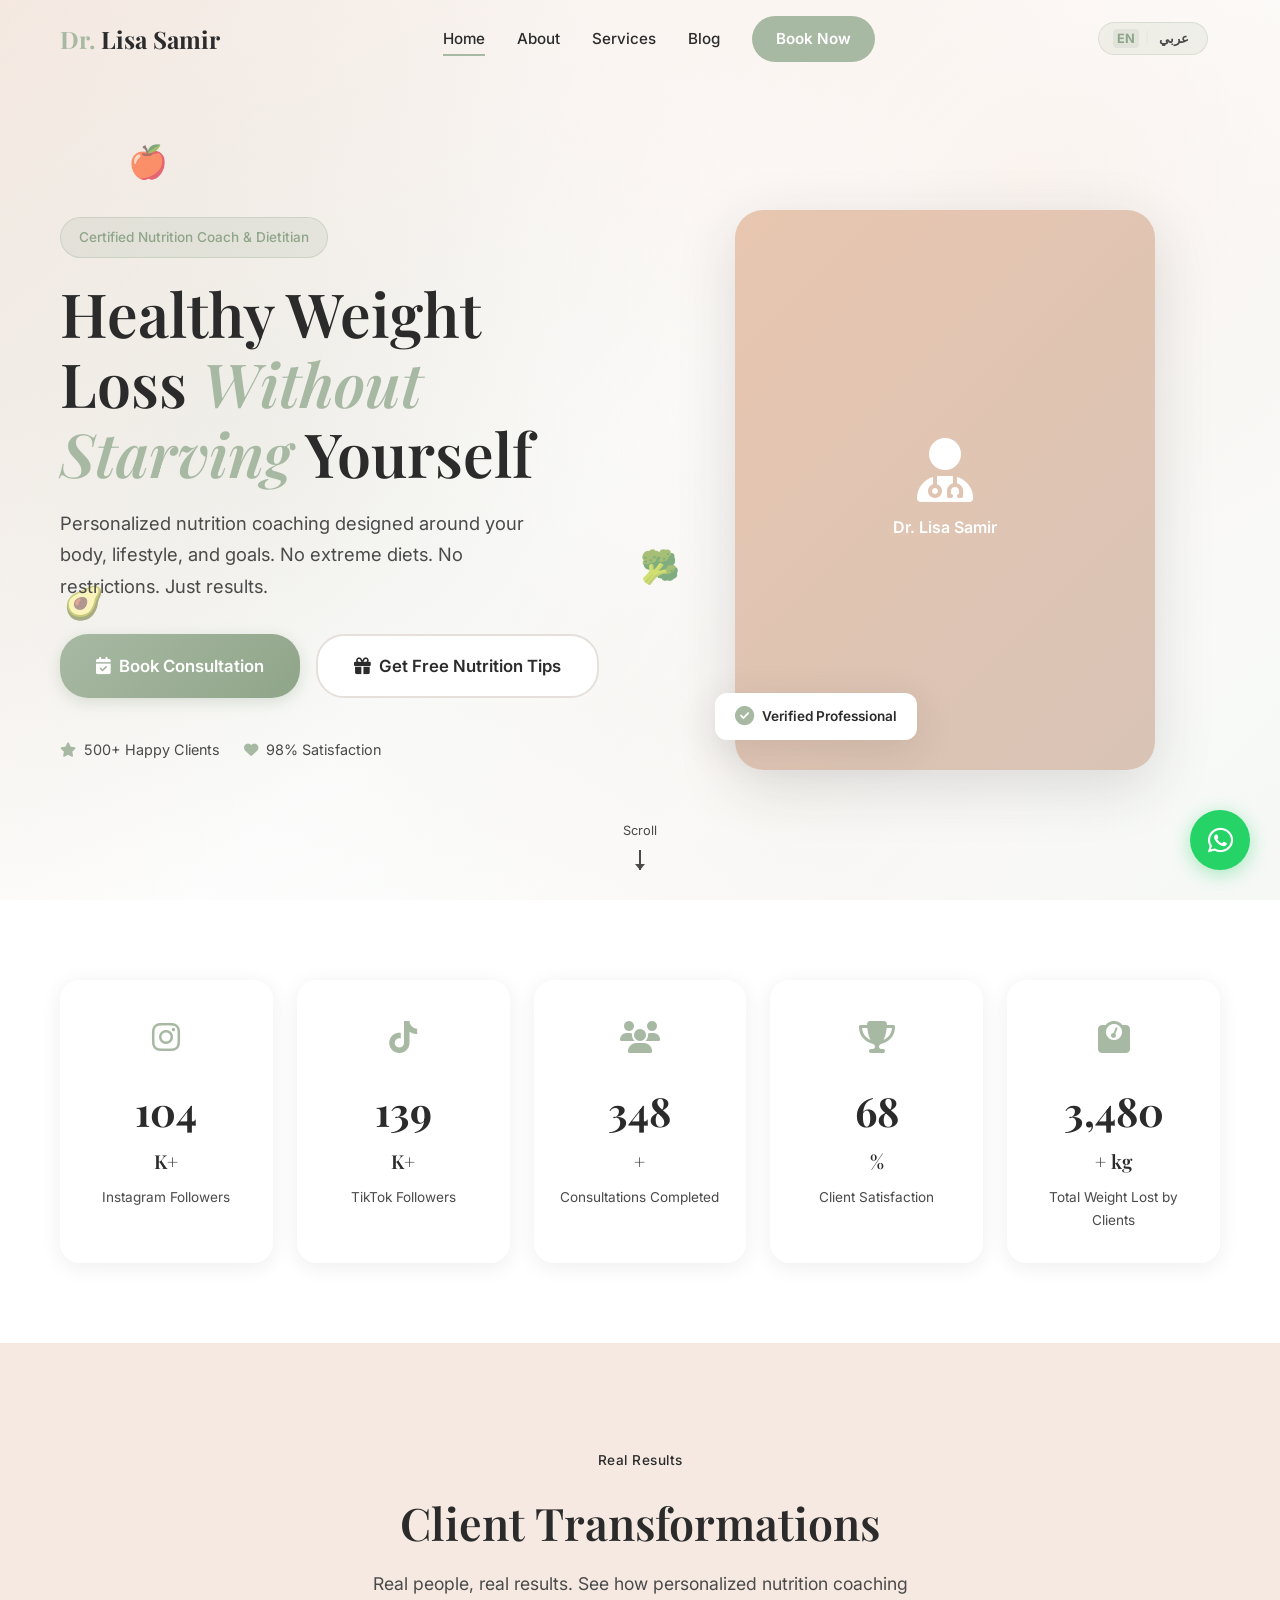
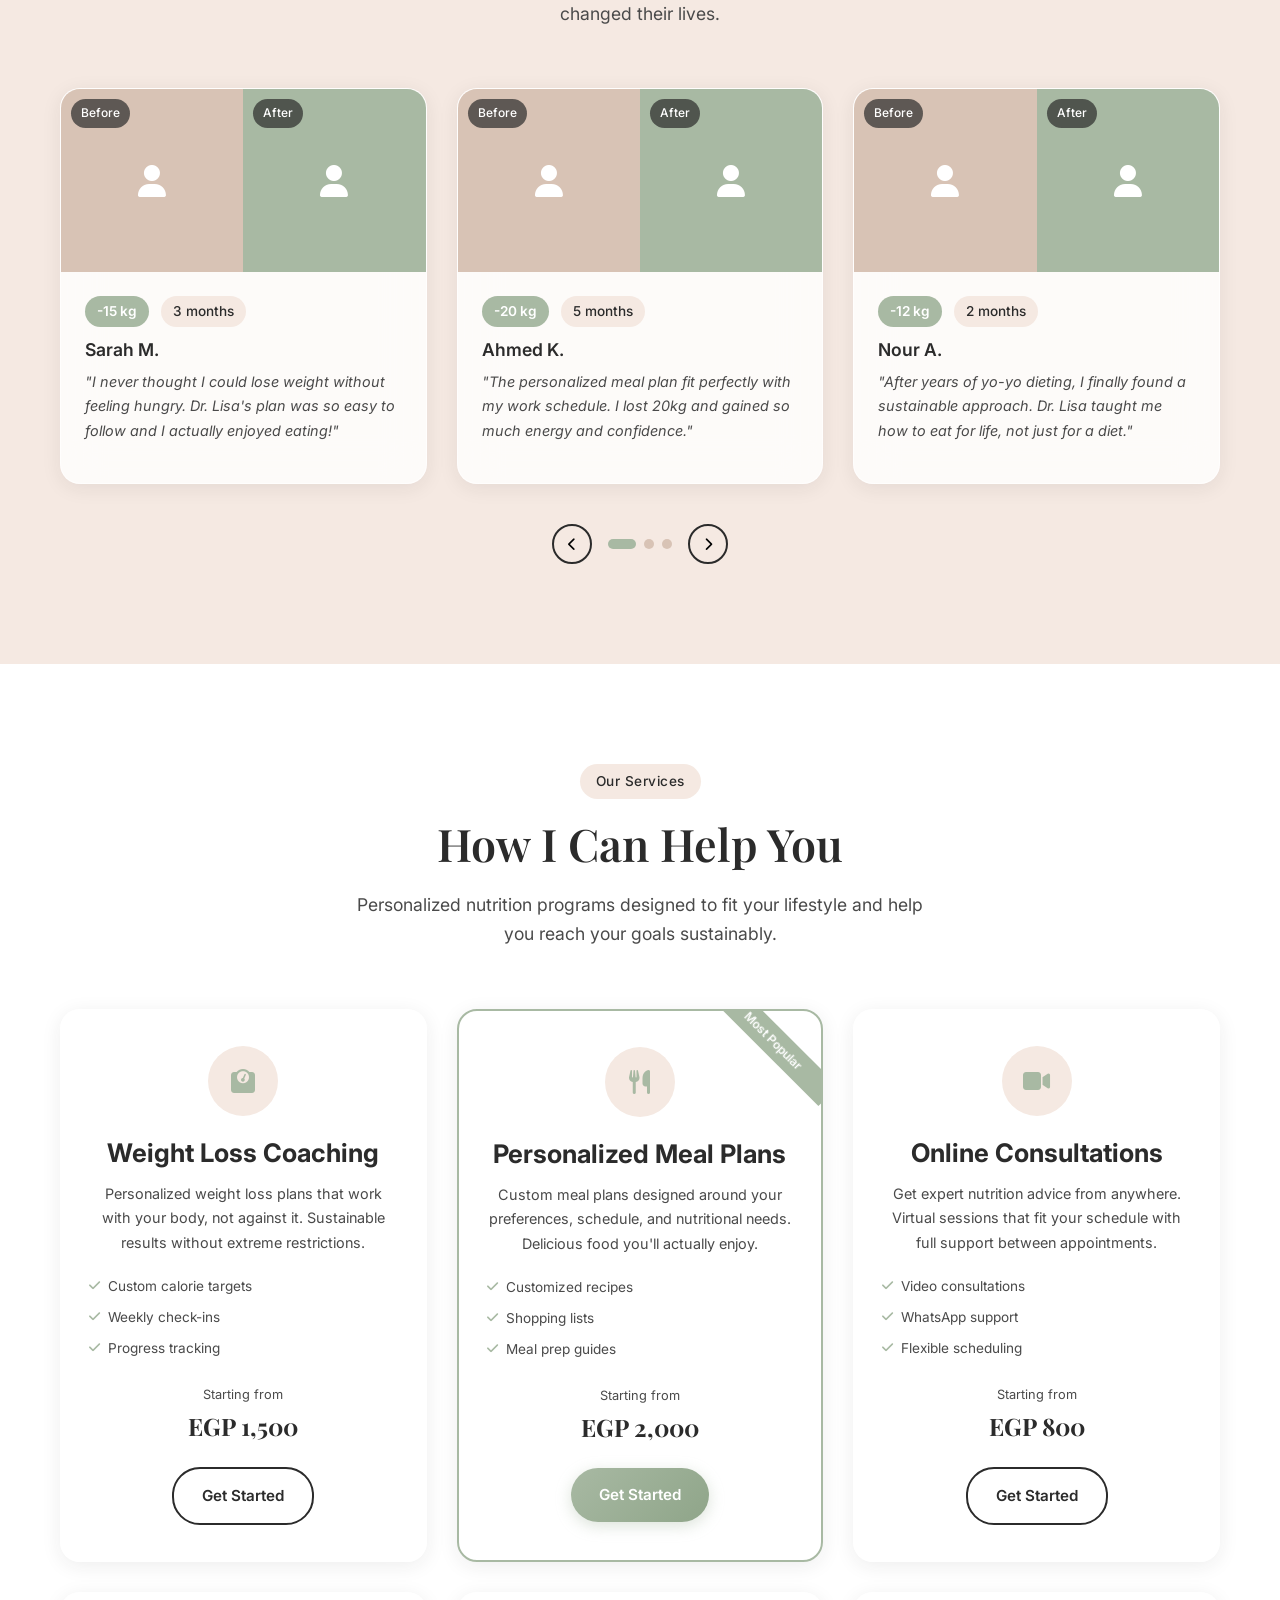
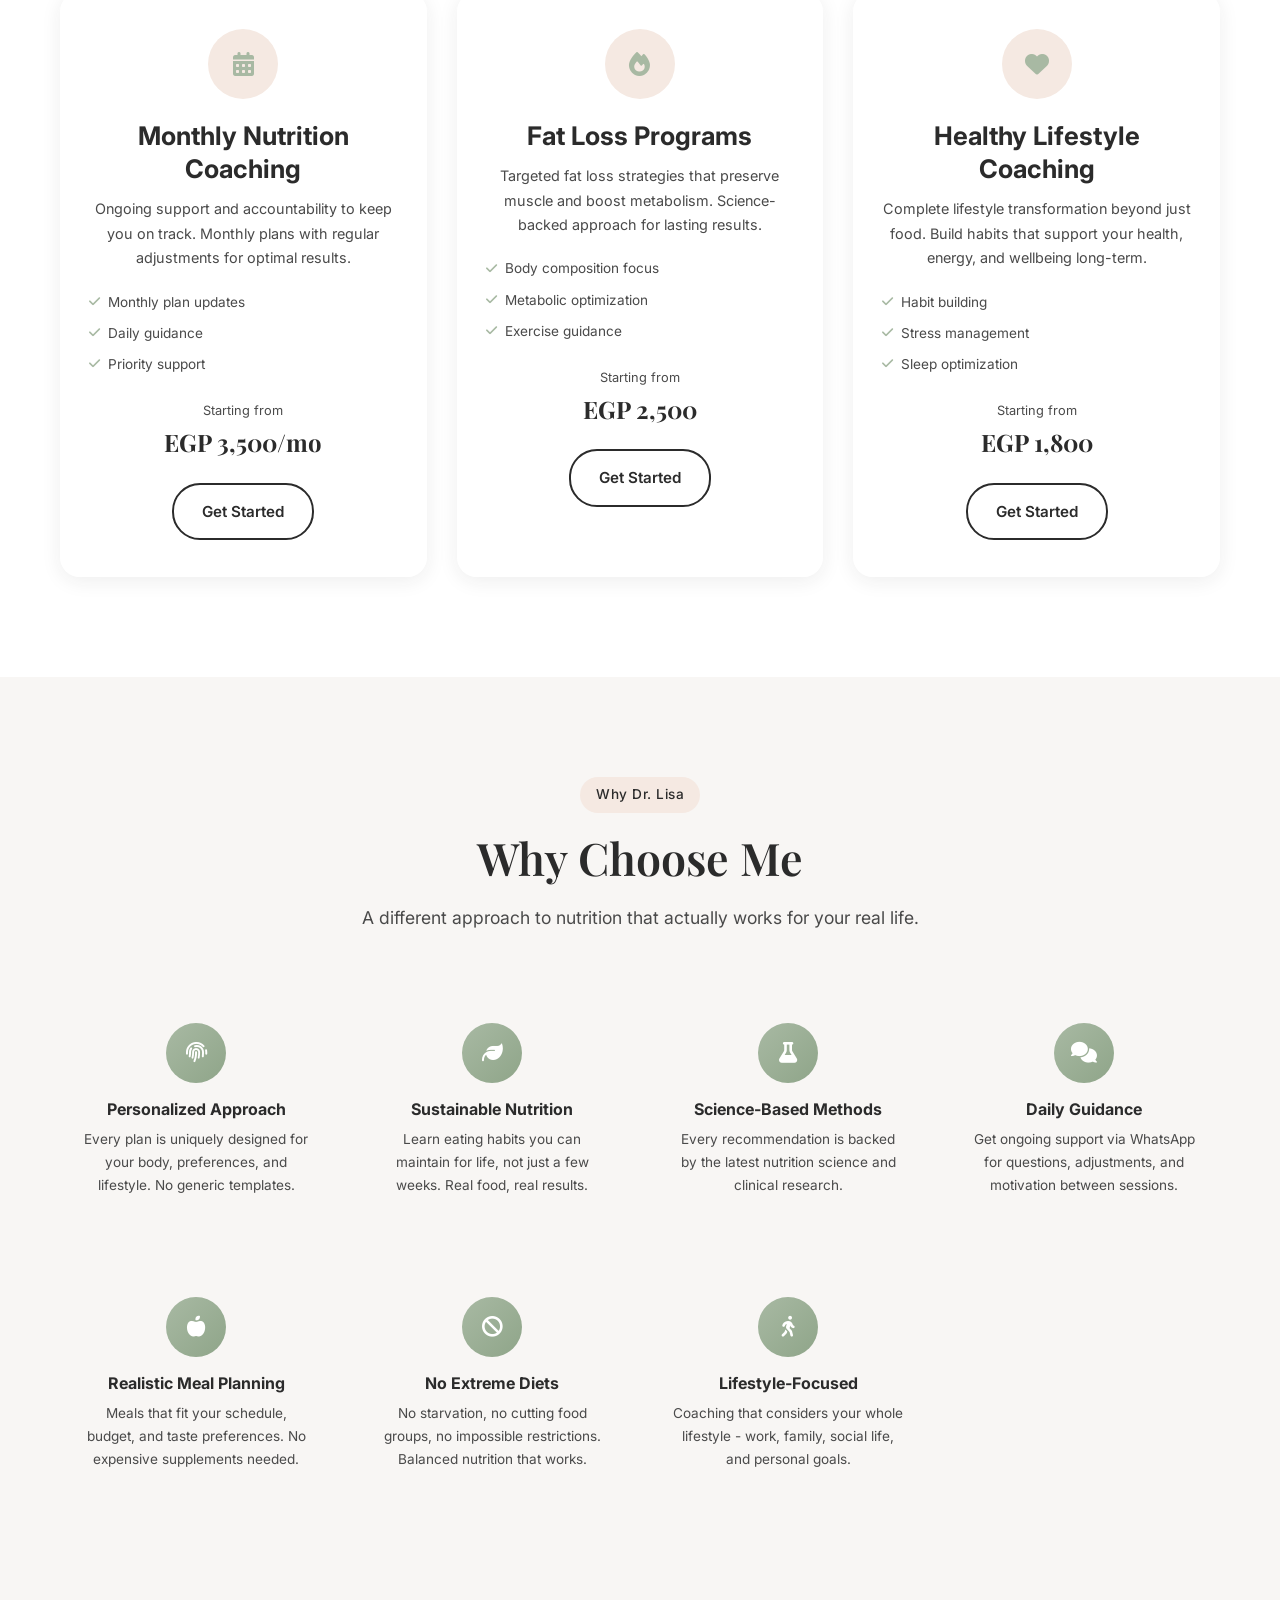
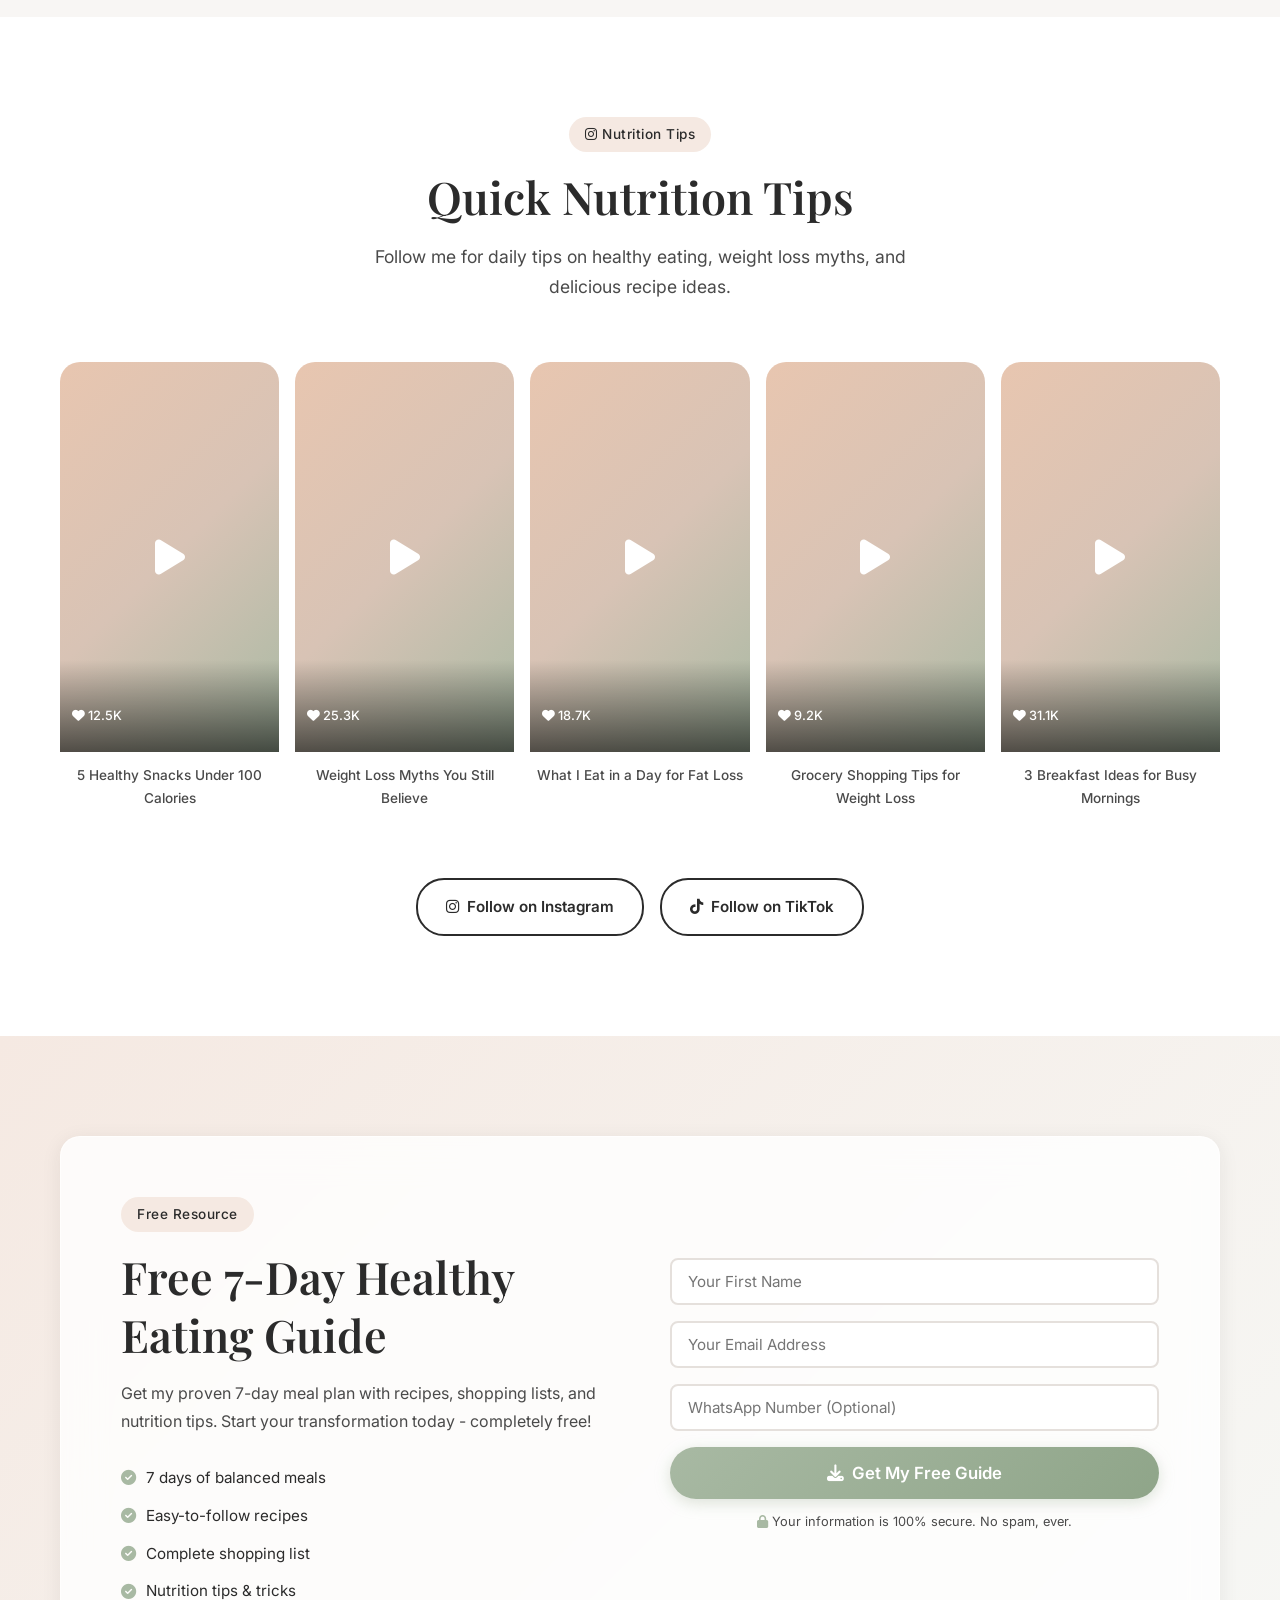
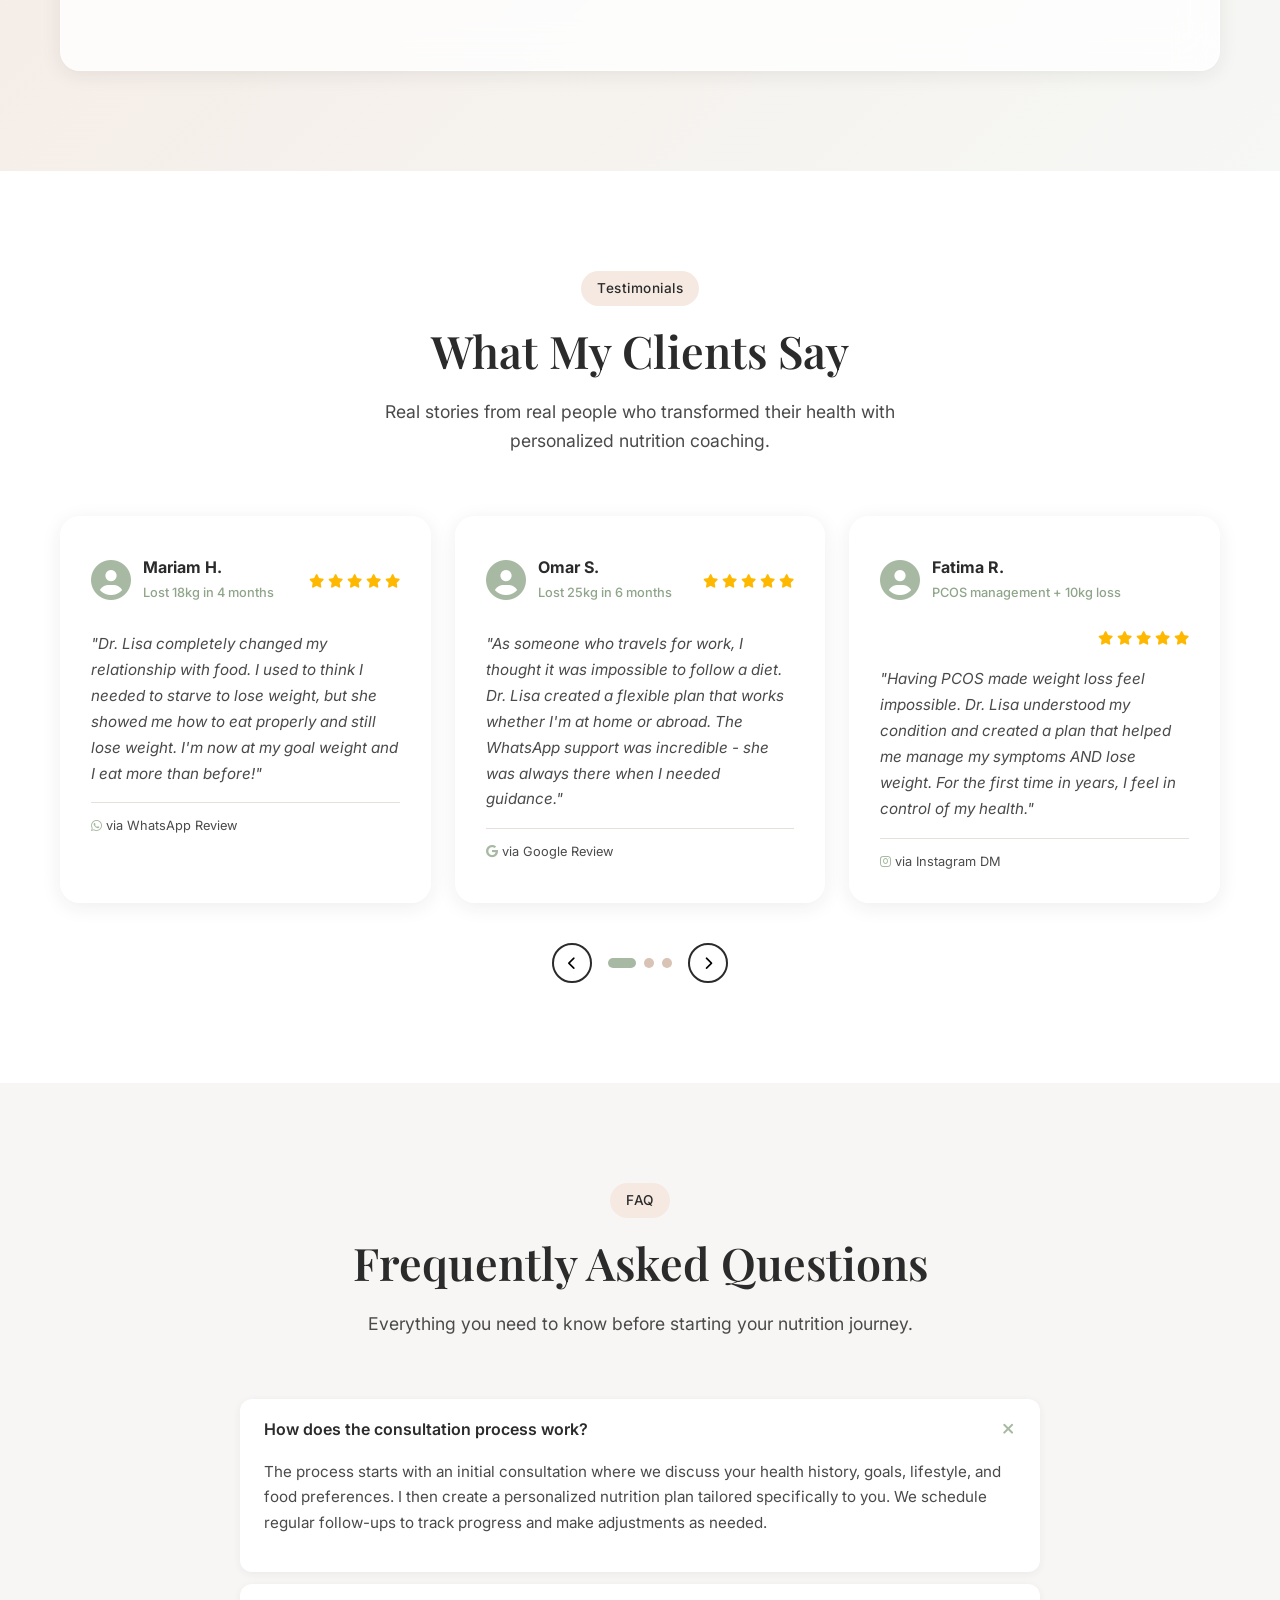
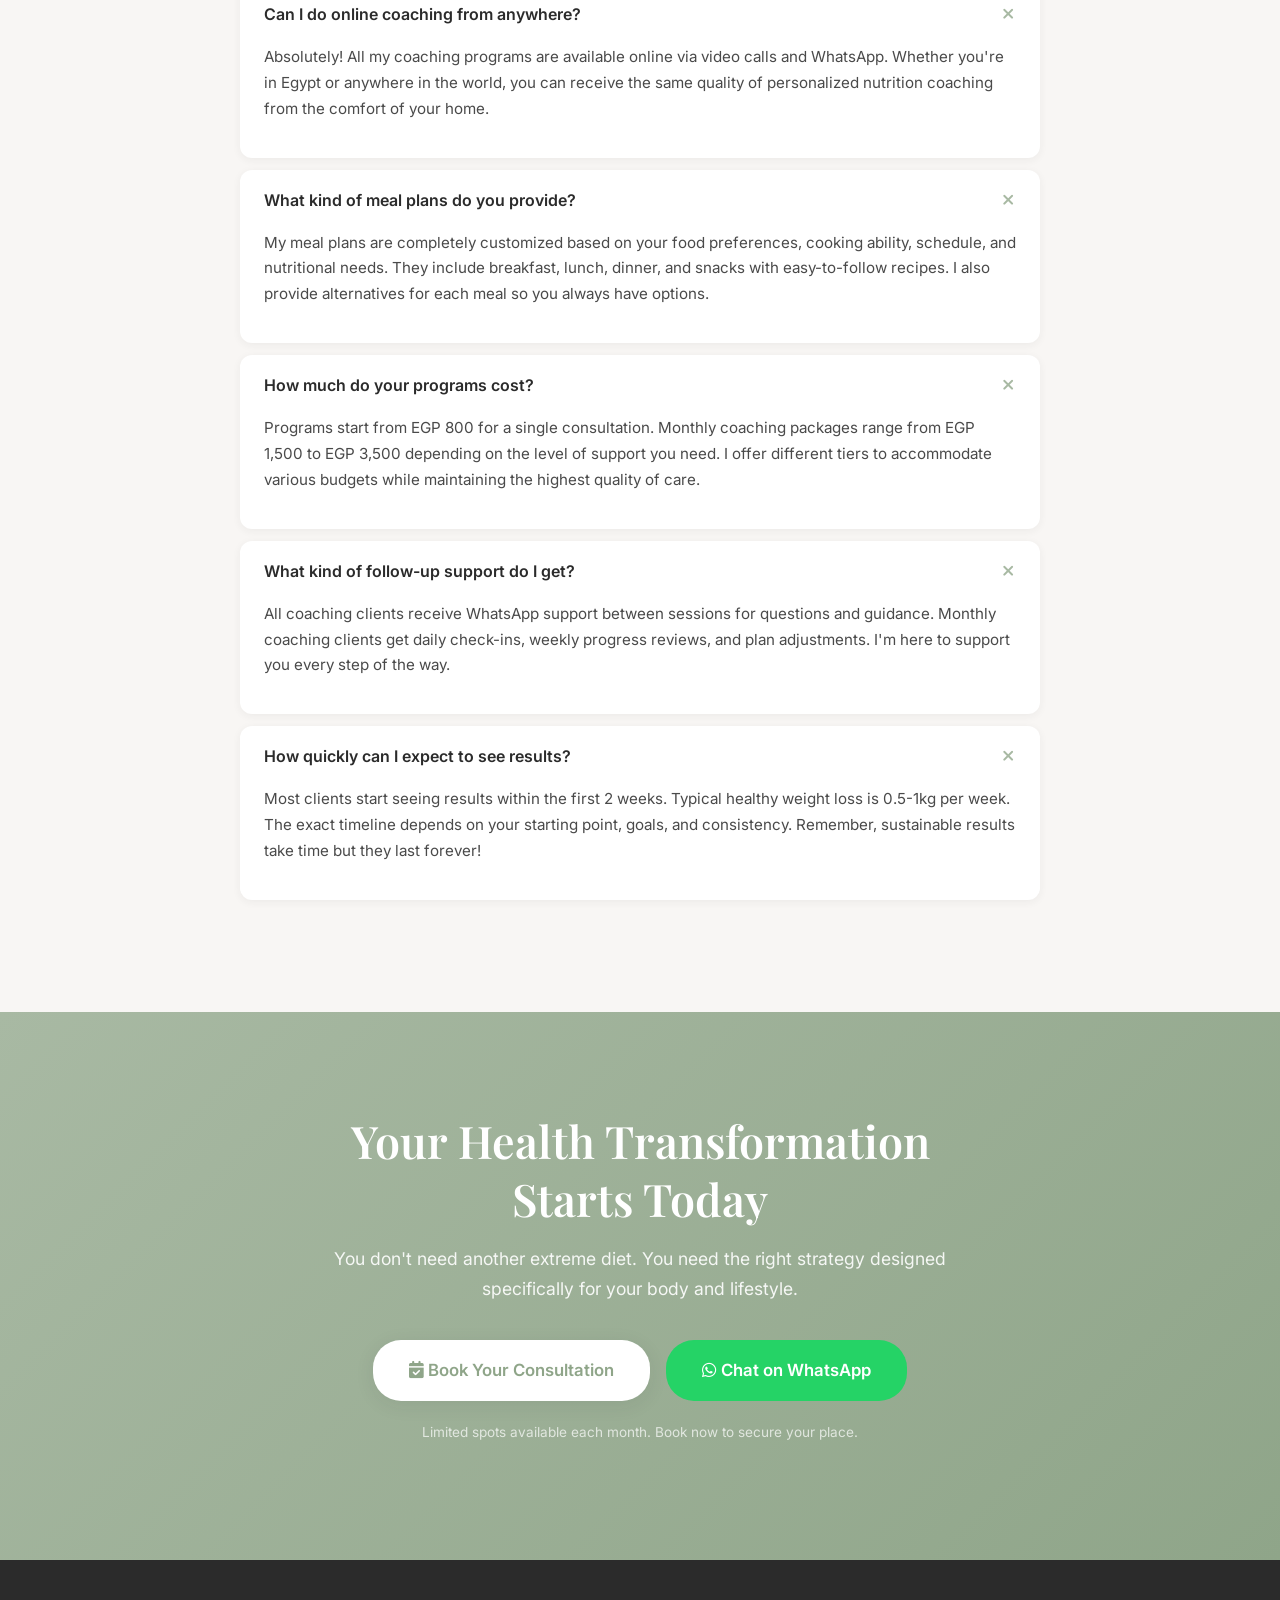
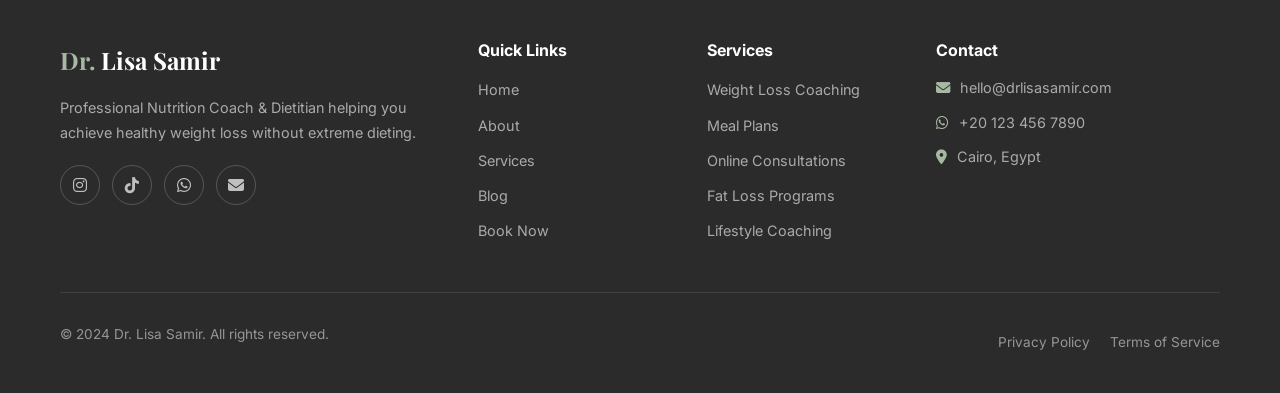
<file: index.html>
<!DOCTYPE html>
<html lang="en">
<head>
    <meta charset="UTF-8">
    <meta name="viewport" content="width=device-width, initial-scale=1.0">
    <meta name="description" content="Dr. Lisa Samir - Professional Nutrition Coach & Dietitian. Personalized nutrition coaching for healthy weight loss without extreme dieting.">
    <meta name="keywords" content="nutrition coach, dietitian, weight loss, meal plans, healthy eating, online consultation, fat loss, nutrition plans">
    <meta name="author" content="Dr. Lisa Samir">
    <title>Dr. Lisa Samir | Nutrition Coach & Dietitian - Healthy Weight Loss</title>
    <link rel="preconnect" href="https://fonts.googleapis.com">
    <link rel="preconnect" href="https://fonts.gstatic.com" crossorigin>
    <link href="https://fonts.googleapis.com/css2?family=Inter:wght@300;400;500;600;700;800&family=Playfair+Display:ital,wght@0,400;0,500;0,600;0,700;1,400;1,500&family=Cairo:wght@300;400;500;600;700;800&display=swap" rel="stylesheet">
    <link rel="stylesheet" href="https://cdnjs.cloudflare.com/ajax/libs/font-awesome/6.5.0/css/all.min.css">
    <link rel="stylesheet" href="css/style.css">
    <!-- Meta Pixel placeholder -->
    <!-- Google Analytics placeholder -->
</head>
<body>
    <!-- WhatsApp Floating Button -->
    <a href="https://wa.me/+201234567890" class="whatsapp-float" target="_blank" aria-label="Chat on WhatsApp">
        <i class="fab fa-whatsapp"></i>
    </a>

    <!-- Sticky CTA Mobile -->
    <div class="sticky-cta-mobile">
        <a href="booking.html" class="btn btn-primary btn-sticky" data-i18n="sticky_cta">Book Consultation</a>
    </div>

    <!-- Navigation -->
    <nav class="navbar" id="navbar">
        <div class="nav-container">
            <a href="index.html" class="nav-logo">
                <span class="logo-dr">Dr.</span> Lisa Samir
            </a>
            <div class="nav-menu" id="nav-menu">
                <a href="index.html" class="nav-link active" data-i18n="nav_home">Home</a>
                <a href="about.html" class="nav-link" data-i18n="nav_about">About</a>
                <a href="services.html" class="nav-link" data-i18n="nav_services">Services</a>
                <a href="blog.html" class="nav-link" data-i18n="nav_blog">Blog</a>
                <a href="booking.html" class="nav-link nav-cta" data-i18n="nav_book">Book Now</a>
            </div>
            <button class="lang-toggle" id="lang-toggle" aria-label="Switch language">
                <span class="lang-option active" data-lang="en">EN</span>
                <span class="lang-separator">|</span>
                <span class="lang-option" data-lang="ar">عربي</span>
            </button>
            <button class="nav-toggle" id="nav-toggle" aria-label="Toggle menu">
                <span></span>
                <span></span>
                <span></span>
            </button>
        </div>
    </nav>
    <!-- Hero Section -->
    <section class="hero" id="hero">
        <div class="hero-bg-animation"></div>
        <div class="hero-floating-elements">
            <div class="floating-item floating-1">&#127822;</div>
            <div class="floating-item floating-2">&#129388;</div>
            <div class="floating-item floating-3">&#129361;</div>
            <div class="floating-item floating-4">&#127827;</div>
            <div class="floating-item floating-5">&#129382;</div>
        </div>
        <div class="container hero-content">
            <div class="hero-text">
                <span class="hero-badge" data-i18n="hero_badge">Certified Nutrition Coach & Dietitian</span>
                <h1 class="hero-title" data-i18n="hero_title">Healthy Weight Loss <span class="highlight">Without Starving</span> Yourself</h1>
                <p class="hero-subtitle" data-i18n="hero_subtitle">Personalized nutrition coaching designed around your body, lifestyle, and goals. No extreme diets. No restrictions. Just results.</p>
                <div class="hero-ctas">
                    <a href="booking.html" class="btn btn-primary btn-lg" data-i18n="hero_cta_primary">
                        <i class="fas fa-calendar-check"></i> Book Consultation
                    </a>
                    <a href="#lead-magnet" class="btn btn-secondary btn-lg" data-i18n="hero_cta_secondary">
                        <i class="fas fa-gift"></i> Get Free Nutrition Tips
                    </a>
                </div>
                <div class="hero-trust">
                    <div class="trust-item">
                        <i class="fas fa-star"></i>
                        <span data-i18n="hero_trust_1">500+ Happy Clients</span>
                    </div>
                    <div class="trust-item">
                        <i class="fas fa-heart"></i>
                        <span data-i18n="hero_trust_2">98% Satisfaction</span>
                    </div>
                </div>
            </div>
            <div class="hero-image">
                <div class="hero-image-wrapper">
                    <div class="hero-image-placeholder">
                        <i class="fas fa-user-md"></i>
                        <span>Dr. Lisa Samir</span>
                    </div>
                    <div class="hero-badge-card">
                        <i class="fas fa-check-circle"></i>
                        <span>Verified Professional</span>
                    </div>
                </div>
            </div>
        </div>
        <div class="hero-scroll-indicator">
            <span>Scroll</span>
            <div class="scroll-arrow"></div>
        </div>
    </section>
    <!-- Social Proof Section -->
    <section class="social-proof" id="social-proof">
        <div class="container">
            <div class="stats-grid">
                <div class="stat-card glass-card">
                    <div class="stat-icon"><i class="fab fa-instagram"></i></div>
                    <div class="stat-number" data-target="150">0</div>
                    <div class="stat-suffix">K+</div>
                    <div class="stat-label">Instagram Followers</div>
                </div>
                <div class="stat-card glass-card">
                    <div class="stat-icon"><i class="fab fa-tiktok"></i></div>
                    <div class="stat-number" data-target="200">0</div>
                    <div class="stat-suffix">K+</div>
                    <div class="stat-label">TikTok Followers</div>
                </div>
                <div class="stat-card glass-card">
                    <div class="stat-icon"><i class="fas fa-users"></i></div>
                    <div class="stat-number" data-target="500">0</div>
                    <div class="stat-suffix">+</div>
                    <div class="stat-label">Consultations Completed</div>
                </div>
                <div class="stat-card glass-card">
                    <div class="stat-icon"><i class="fas fa-trophy"></i></div>
                    <div class="stat-number" data-target="98">0</div>
                    <div class="stat-suffix">%</div>
                    <div class="stat-label">Client Satisfaction</div>
                </div>
                <div class="stat-card glass-card">
                    <div class="stat-icon"><i class="fas fa-weight-scale"></i></div>
                    <div class="stat-number" data-target="5000">0</div>
                    <div class="stat-suffix">+ kg</div>
                    <div class="stat-label">Total Weight Lost by Clients</div>
                </div>
            </div>
        </div>
    </section>
    <!-- Transformations Section -->
    <section class="transformations" id="transformations">
        <div class="container">
            <div class="section-header">
                <span class="section-badge" data-i18n="transform_badge">Real Results</span>
                <h2 class="section-title" data-i18n="transform_title">Client Transformations</h2>
                <p class="section-subtitle" data-i18n="transform_subtitle">Real people, real results. See how personalized nutrition coaching changed their lives.</p>
            </div>
            <div class="transformations-carousel">
                <div class="transformation-card glass-card">
                    <div class="transformation-images">
                        <div class="before-after">
                            <div class="transform-img before">
                                <span class="transform-label">Before</span>
                                <div class="transform-placeholder"><i class="fas fa-user"></i></div>
                            </div>
                            <div class="transform-img after">
                                <span class="transform-label">After</span>
                                <div class="transform-placeholder success"><i class="fas fa-user"></i></div>
                            </div>
                        </div>
                    </div>
                    <div class="transformation-info">
                        <div class="transform-stats">
                            <span class="kg-lost">-15 kg</span>
                            <span class="timeline">3 months</span>
                        </div>
                        <h3>Sarah M.</h3>
                        <p class="transform-story">"I never thought I could lose weight without feeling hungry. Dr. Lisa's plan was so easy to follow and I actually enjoyed eating!"</p>
                    </div>
                </div>
                <div class="transformation-card glass-card">
                    <div class="transformation-images">
                        <div class="before-after">
                            <div class="transform-img before">
                                <span class="transform-label">Before</span>
                                <div class="transform-placeholder"><i class="fas fa-user"></i></div>
                            </div>
                            <div class="transform-img after">
                                <span class="transform-label">After</span>
                                <div class="transform-placeholder success"><i class="fas fa-user"></i></div>
                            </div>
                        </div>
                    </div>
                    <div class="transformation-info">
                        <div class="transform-stats">
                            <span class="kg-lost">-20 kg</span>
                            <span class="timeline">5 months</span>
                        </div>
                        <h3>Ahmed K.</h3>
                        <p class="transform-story">"The personalized meal plan fit perfectly with my work schedule. I lost 20kg and gained so much energy and confidence."</p>
                    </div>
                </div>
                <div class="transformation-card glass-card">
                    <div class="transformation-images">
                        <div class="before-after">
                            <div class="transform-img before">
                                <span class="transform-label">Before</span>
                                <div class="transform-placeholder"><i class="fas fa-user"></i></div>
                            </div>
                            <div class="transform-img after">
                                <span class="transform-label">After</span>
                                <div class="transform-placeholder success"><i class="fas fa-user"></i></div>
                            </div>
                        </div>
                    </div>
                    <div class="transformation-info">
                        <div class="transform-stats">
                            <span class="kg-lost">-12 kg</span>
                            <span class="timeline">2 months</span>
                        </div>
                        <h3>Nour A.</h3>
                        <p class="transform-story">"After years of yo-yo dieting, I finally found a sustainable approach. Dr. Lisa taught me how to eat for life, not just for a diet."</p>
                    </div>
                </div>
            </div>
            <div class="carousel-controls">
                <button class="carousel-btn prev" aria-label="Previous"><i class="fas fa-chevron-left"></i></button>
                <div class="carousel-dots">
                    <span class="dot active"></span>
                    <span class="dot"></span>
                    <span class="dot"></span>
                </div>
                <button class="carousel-btn next" aria-label="Next"><i class="fas fa-chevron-right"></i></button>
            </div>
        </div>
    </section>
    <!-- Services Section -->
    <section class="services" id="services">
        <div class="container">
            <div class="section-header">
                <span class="section-badge" data-i18n="services_badge">Our Services</span>
                <h2 class="section-title" data-i18n="services_title">How I Can Help You</h2>
                <p class="section-subtitle" data-i18n="services_subtitle">Personalized nutrition programs designed to fit your lifestyle and help you reach your goals sustainably.</p>
            </div>
            <div class="services-grid">
                <div class="service-card glass-card">
                    <div class="service-icon"><i class="fas fa-weight-scale"></i></div>
                    <h3>Weight Loss Coaching</h3>
                    <p>Personalized weight loss plans that work with your body, not against it. Sustainable results without extreme restrictions.</p>
                    <ul class="service-highlights">
                        <li><i class="fas fa-check"></i> Custom calorie targets</li>
                        <li><i class="fas fa-check"></i> Weekly check-ins</li>
                        <li><i class="fas fa-check"></i> Progress tracking</li>
                    </ul>
                    <div class="service-price">
                        <span class="price-from">Starting from</span>
                        <span class="price-amount">EGP 1,500</span>
                    </div>
                    <a href="booking.html" class="btn btn-outline">Get Started</a>
                </div>
                <div class="service-card glass-card featured">
                    <div class="featured-badge">Most Popular</div>
                    <div class="service-icon"><i class="fas fa-utensils"></i></div>
                    <h3>Personalized Meal Plans</h3>
                    <p>Custom meal plans designed around your preferences, schedule, and nutritional needs. Delicious food you'll actually enjoy.</p>
                    <ul class="service-highlights">
                        <li><i class="fas fa-check"></i> Customized recipes</li>
                        <li><i class="fas fa-check"></i> Shopping lists</li>
                        <li><i class="fas fa-check"></i> Meal prep guides</li>
                    </ul>
                    <div class="service-price">
                        <span class="price-from">Starting from</span>
                        <span class="price-amount">EGP 2,000</span>
                    </div>
                    <a href="booking.html" class="btn btn-primary">Get Started</a>
                </div>
                <div class="service-card glass-card">
                    <div class="service-icon"><i class="fas fa-video"></i></div>
                    <h3>Online Consultations</h3>
                    <p>Get expert nutrition advice from anywhere. Virtual sessions that fit your schedule with full support between appointments.</p>
                    <ul class="service-highlights">
                        <li><i class="fas fa-check"></i> Video consultations</li>
                        <li><i class="fas fa-check"></i> WhatsApp support</li>
                        <li><i class="fas fa-check"></i> Flexible scheduling</li>
                    </ul>
                    <div class="service-price">
                        <span class="price-from">Starting from</span>
                        <span class="price-amount">EGP 800</span>
                    </div>
                    <a href="booking.html" class="btn btn-outline">Get Started</a>
                </div>
                <div class="service-card glass-card">
                    <div class="service-icon"><i class="fas fa-calendar-alt"></i></div>
                    <h3>Monthly Nutrition Coaching</h3>
                    <p>Ongoing support and accountability to keep you on track. Monthly plans with regular adjustments for optimal results.</p>
                    <ul class="service-highlights">
                        <li><i class="fas fa-check"></i> Monthly plan updates</li>
                        <li><i class="fas fa-check"></i> Daily guidance</li>
                        <li><i class="fas fa-check"></i> Priority support</li>
                    </ul>
                    <div class="service-price">
                        <span class="price-from">Starting from</span>
                        <span class="price-amount">EGP 3,500/mo</span>
                    </div>
                    <a href="booking.html" class="btn btn-outline">Get Started</a>
                </div>
                <div class="service-card glass-card">
                    <div class="service-icon"><i class="fas fa-fire"></i></div>
                    <h3>Fat Loss Programs</h3>
                    <p>Targeted fat loss strategies that preserve muscle and boost metabolism. Science-backed approach for lasting results.</p>
                    <ul class="service-highlights">
                        <li><i class="fas fa-check"></i> Body composition focus</li>
                        <li><i class="fas fa-check"></i> Metabolic optimization</li>
                        <li><i class="fas fa-check"></i> Exercise guidance</li>
                    </ul>
                    <div class="service-price">
                        <span class="price-from">Starting from</span>
                        <span class="price-amount">EGP 2,500</span>
                    </div>
                    <a href="booking.html" class="btn btn-outline">Get Started</a>
                </div>
                <div class="service-card glass-card">
                    <div class="service-icon"><i class="fas fa-heart"></i></div>
                    <h3>Healthy Lifestyle Coaching</h3>
                    <p>Complete lifestyle transformation beyond just food. Build habits that support your health, energy, and wellbeing long-term.</p>
                    <ul class="service-highlights">
                        <li><i class="fas fa-check"></i> Habit building</li>
                        <li><i class="fas fa-check"></i> Stress management</li>
                        <li><i class="fas fa-check"></i> Sleep optimization</li>
                    </ul>
                    <div class="service-price">
                        <span class="price-from">Starting from</span>
                        <span class="price-amount">EGP 1,800</span>
                    </div>
                    <a href="booking.html" class="btn btn-outline">Get Started</a>
                </div>
            </div>
        </div>
    </section>
    <!-- Why Choose Section -->
    <section class="why-choose" id="why-choose">
        <div class="container">
            <div class="section-header">
                <span class="section-badge" data-i18n="why_badge">Why Dr. Lisa</span>
                <h2 class="section-title" data-i18n="why_title">Why Choose Me</h2>
                <p class="section-subtitle" data-i18n="why_subtitle">A different approach to nutrition that actually works for your real life.</p>
            </div>
            <div class="why-grid">
                <div class="why-card">
                    <div class="why-icon"><i class="fas fa-fingerprint"></i></div>
                    <h3>Personalized Approach</h3>
                    <p>Every plan is uniquely designed for your body, preferences, and lifestyle. No generic templates.</p>
                </div>
                <div class="why-card">
                    <div class="why-icon"><i class="fas fa-leaf"></i></div>
                    <h3>Sustainable Nutrition</h3>
                    <p>Learn eating habits you can maintain for life, not just a few weeks. Real food, real results.</p>
                </div>
                <div class="why-card">
                    <div class="why-icon"><i class="fas fa-flask"></i></div>
                    <h3>Science-Based Methods</h3>
                    <p>Every recommendation is backed by the latest nutrition science and clinical research.</p>
                </div>
                <div class="why-card">
                    <div class="why-icon"><i class="fas fa-comments"></i></div>
                    <h3>Daily Guidance</h3>
                    <p>Get ongoing support via WhatsApp for questions, adjustments, and motivation between sessions.</p>
                </div>
                <div class="why-card">
                    <div class="why-icon"><i class="fas fa-apple-whole"></i></div>
                    <h3>Realistic Meal Planning</h3>
                    <p>Meals that fit your schedule, budget, and taste preferences. No expensive supplements needed.</p>
                </div>
                <div class="why-card">
                    <div class="why-icon"><i class="fas fa-ban"></i></div>
                    <h3>No Extreme Diets</h3>
                    <p>No starvation, no cutting food groups, no impossible restrictions. Balanced nutrition that works.</p>
                </div>
                <div class="why-card">
                    <div class="why-icon"><i class="fas fa-person-walking"></i></div>
                    <h3>Lifestyle-Focused</h3>
                    <p>Coaching that considers your whole lifestyle - work, family, social life, and personal goals.</p>
                </div>
            </div>
        </div>
    </section>
    <!-- Educational Reels Section -->
    <section class="reels-section" id="reels">
        <div class="container">
            <div class="section-header">
                <span class="section-badge" data-i18n="reels_badge"><i class="fab fa-instagram"></i> Nutrition Tips</span>
                <h2 class="section-title" data-i18n="reels_title">Quick Nutrition Tips</h2>
                <p class="section-subtitle" data-i18n="reels_subtitle">Follow me for daily tips on healthy eating, weight loss myths, and delicious recipe ideas.</p>
            </div>
            <div class="reels-grid">
                <div class="reel-card">
                    <div class="reel-placeholder">
                        <i class="fas fa-play"></i>
                        <div class="reel-overlay">
                            <span class="reel-views"><i class="fas fa-heart"></i> 12.5K</span>
                        </div>
                    </div>
                    <p class="reel-title">5 Healthy Snacks Under 100 Calories</p>
                </div>
                <div class="reel-card">
                    <div class="reel-placeholder">
                        <i class="fas fa-play"></i>
                        <div class="reel-overlay">
                            <span class="reel-views"><i class="fas fa-heart"></i> 25.3K</span>
                        </div>
                    </div>
                    <p class="reel-title">Weight Loss Myths You Still Believe</p>
                </div>
                <div class="reel-card">
                    <div class="reel-placeholder">
                        <i class="fas fa-play"></i>
                        <div class="reel-overlay">
                            <span class="reel-views"><i class="fas fa-heart"></i> 18.7K</span>
                        </div>
                    </div>
                    <p class="reel-title">What I Eat in a Day for Fat Loss</p>
                </div>
                <div class="reel-card">
                    <div class="reel-placeholder">
                        <i class="fas fa-play"></i>
                        <div class="reel-overlay">
                            <span class="reel-views"><i class="fas fa-heart"></i> 9.2K</span>
                        </div>
                    </div>
                    <p class="reel-title">Grocery Shopping Tips for Weight Loss</p>
                </div>
                <div class="reel-card">
                    <div class="reel-placeholder">
                        <i class="fas fa-play"></i>
                        <div class="reel-overlay">
                            <span class="reel-views"><i class="fas fa-heart"></i> 31.1K</span>
                        </div>
                    </div>
                    <p class="reel-title">3 Breakfast Ideas for Busy Mornings</p>
                </div>
            </div>
            <div class="reels-cta">
                <a href="https://instagram.com" target="_blank" class="btn btn-outline">
                    <i class="fab fa-instagram"></i> Follow on Instagram
                </a>
                <a href="https://tiktok.com" target="_blank" class="btn btn-outline">
                    <i class="fab fa-tiktok"></i> Follow on TikTok
                </a>
            </div>
        </div>
    </section>
    <!-- Lead Magnet Section -->
    <section class="lead-magnet" id="lead-magnet">
        <div class="container">
            <div class="lead-magnet-wrapper glass-card">
                <div class="lead-magnet-content">
                    <span class="section-badge" data-i18n="lead_badge">Free Resource</span>
                    <h2 data-i18n="lead_title">Free 7-Day Healthy Eating Guide</h2>
                    <p>Get my proven 7-day meal plan with recipes, shopping lists, and nutrition tips. Start your transformation today - completely free!</p>
                    <ul class="lead-magnet-benefits">
                        <li><i class="fas fa-check-circle"></i> 7 days of balanced meals</li>
                        <li><i class="fas fa-check-circle"></i> Easy-to-follow recipes</li>
                        <li><i class="fas fa-check-circle"></i> Complete shopping list</li>
                        <li><i class="fas fa-check-circle"></i> Nutrition tips & tricks</li>
                    </ul>
                </div>
                <div class="lead-magnet-form">
                    <form class="email-capture-form" id="leadForm">
                        <div class="form-group">
                            <input type="text" placeholder="Your First Name" required>
                        </div>
                        <div class="form-group">
                            <input type="email" placeholder="Your Email Address" required>
                        </div>
                        <div class="form-group">
                            <input type="tel" placeholder="WhatsApp Number (Optional)">
                        </div>
                        <button type="submit" class="btn btn-primary btn-lg btn-full">
                            <i class="fas fa-download"></i> Get My Free Guide
                        </button>
                        <p class="form-note"><i class="fas fa-lock"></i> Your information is 100% secure. No spam, ever.</p>
                    </form>
                </div>
            </div>
        </div>
    </section>
    <!-- Testimonials Section -->
    <section class="testimonials" id="testimonials">
        <div class="container">
            <div class="section-header">
                <span class="section-badge" data-i18n="testimonials_badge">Testimonials</span>
                <h2 class="section-title" data-i18n="testimonials_title">What My Clients Say</h2>
                <p class="section-subtitle" data-i18n="testimonials_subtitle">Real stories from real people who transformed their health with personalized nutrition coaching.</p>
            </div>
            <div class="testimonials-slider">
                <div class="testimonial-card glass-card">
                    <div class="testimonial-header">
                        <div class="testimonial-avatar">
                            <i class="fas fa-user-circle"></i>
                        </div>
                        <div class="testimonial-info">
                            <h4>Mariam H.</h4>
                            <span class="testimonial-result">Lost 18kg in 4 months</span>
                        </div>
                        <div class="testimonial-rating">
                            <i class="fas fa-star"></i>
                            <i class="fas fa-star"></i>
                            <i class="fas fa-star"></i>
                            <i class="fas fa-star"></i>
                            <i class="fas fa-star"></i>
                        </div>
                    </div>
                    <p class="testimonial-text">"Dr. Lisa completely changed my relationship with food. I used to think I needed to starve to lose weight, but she showed me how to eat properly and still lose weight. I'm now at my goal weight and I eat more than before!"</p>
                    <div class="testimonial-platform">
                        <i class="fab fa-whatsapp"></i> via WhatsApp Review
                    </div>
                </div>
                <div class="testimonial-card glass-card">
                    <div class="testimonial-header">
                        <div class="testimonial-avatar">
                            <i class="fas fa-user-circle"></i>
                        </div>
                        <div class="testimonial-info">
                            <h4>Omar S.</h4>
                            <span class="testimonial-result">Lost 25kg in 6 months</span>
                        </div>
                        <div class="testimonial-rating">
                            <i class="fas fa-star"></i>
                            <i class="fas fa-star"></i>
                            <i class="fas fa-star"></i>
                            <i class="fas fa-star"></i>
                            <i class="fas fa-star"></i>
                        </div>
                    </div>
                    <p class="testimonial-text">"As someone who travels for work, I thought it was impossible to follow a diet. Dr. Lisa created a flexible plan that works whether I'm at home or abroad. The WhatsApp support was incredible - she was always there when I needed guidance."</p>
                    <div class="testimonial-platform">
                        <i class="fab fa-google"></i> via Google Review
                    </div>
                </div>
                <div class="testimonial-card glass-card">
                    <div class="testimonial-header">
                        <div class="testimonial-avatar">
                            <i class="fas fa-user-circle"></i>
                        </div>
                        <div class="testimonial-info">
                            <h4>Fatima R.</h4>
                            <span class="testimonial-result">PCOS management + 10kg loss</span>
                        </div>
                        <div class="testimonial-rating">
                            <i class="fas fa-star"></i>
                            <i class="fas fa-star"></i>
                            <i class="fas fa-star"></i>
                            <i class="fas fa-star"></i>
                            <i class="fas fa-star"></i>
                        </div>
                    </div>
                    <p class="testimonial-text">"Having PCOS made weight loss feel impossible. Dr. Lisa understood my condition and created a plan that helped me manage my symptoms AND lose weight. For the first time in years, I feel in control of my health."</p>
                    <div class="testimonial-platform">
                        <i class="fab fa-instagram"></i> via Instagram DM
                    </div>
                </div>
            </div>
            <div class="testimonial-controls">
                <button class="carousel-btn prev" aria-label="Previous testimonial"><i class="fas fa-chevron-left"></i></button>
                <div class="carousel-dots testimonial-dots">
                    <span class="dot active"></span>
                    <span class="dot"></span>
                    <span class="dot"></span>
                </div>
                <button class="carousel-btn next" aria-label="Next testimonial"><i class="fas fa-chevron-right"></i></button>
            </div>
        </div>
    </section>
    <!-- FAQ Section -->
    <section class="faq" id="faq">
        <div class="container">
            <div class="section-header">
                <span class="section-badge" data-i18n="faq_badge">FAQ</span>
                <h2 class="section-title" data-i18n="faq_title">Frequently Asked Questions</h2>
                <p class="section-subtitle" data-i18n="faq_subtitle">Everything you need to know before starting your nutrition journey.</p>
            </div>
            <div class="faq-list">
                <div class="faq-item">
                    <button class="faq-question">
                        <span>How does the consultation process work?</span>
                        <i class="fas fa-plus"></i>
                    </button>
                    <div class="faq-answer">
                        <p>The process starts with an initial consultation where we discuss your health history, goals, lifestyle, and food preferences. I then create a personalized nutrition plan tailored specifically to you. We schedule regular follow-ups to track progress and make adjustments as needed.</p>
                    </div>
                </div>
                <div class="faq-item">
                    <button class="faq-question">
                        <span>Can I do online coaching from anywhere?</span>
                        <i class="fas fa-plus"></i>
                    </button>
                    <div class="faq-answer">
                        <p>Absolutely! All my coaching programs are available online via video calls and WhatsApp. Whether you're in Egypt or anywhere in the world, you can receive the same quality of personalized nutrition coaching from the comfort of your home.</p>
                    </div>
                </div>
                <div class="faq-item">
                    <button class="faq-question">
                        <span>What kind of meal plans do you provide?</span>
                        <i class="fas fa-plus"></i>
                    </button>
                    <div class="faq-answer">
                        <p>My meal plans are completely customized based on your food preferences, cooking ability, schedule, and nutritional needs. They include breakfast, lunch, dinner, and snacks with easy-to-follow recipes. I also provide alternatives for each meal so you always have options.</p>
                    </div>
                </div>
                <div class="faq-item">
                    <button class="faq-question">
                        <span>How much do your programs cost?</span>
                        <i class="fas fa-plus"></i>
                    </button>
                    <div class="faq-answer">
                        <p>Programs start from EGP 800 for a single consultation. Monthly coaching packages range from EGP 1,500 to EGP 3,500 depending on the level of support you need. I offer different tiers to accommodate various budgets while maintaining the highest quality of care.</p>
                    </div>
                </div>
                <div class="faq-item">
                    <button class="faq-question">
                        <span>What kind of follow-up support do I get?</span>
                        <i class="fas fa-plus"></i>
                    </button>
                    <div class="faq-answer">
                        <p>All coaching clients receive WhatsApp support between sessions for questions and guidance. Monthly coaching clients get daily check-ins, weekly progress reviews, and plan adjustments. I'm here to support you every step of the way.</p>
                    </div>
                </div>
                <div class="faq-item">
                    <button class="faq-question">
                        <span>How quickly can I expect to see results?</span>
                        <i class="fas fa-plus"></i>
                    </button>
                    <div class="faq-answer">
                        <p>Most clients start seeing results within the first 2 weeks. Typical healthy weight loss is 0.5-1kg per week. The exact timeline depends on your starting point, goals, and consistency. Remember, sustainable results take time but they last forever!</p>
                    </div>
                </div>
            </div>
        </div>
    </section>

    <!-- Final CTA Section -->
    <section class="final-cta" id="final-cta">
        <div class="container">
            <div class="cta-content">
                <h2 class="cta-title" data-i18n="cta_title">Your Health Transformation Starts Today</h2>
                <p class="cta-subtitle" data-i18n="cta_subtitle">You don't need another extreme diet. You need the right strategy designed specifically for your body and lifestyle.</p>
                <div class="cta-buttons">
                    <a href="booking.html" class="btn btn-primary btn-lg">
                        <span data-i18n="cta_btn_book"><i class="fas fa-calendar-check"></i> Book Your Consultation</span>
                    </a>
                    <a href="https://wa.me/+201234567890" class="btn btn-whatsapp btn-lg" target="_blank">
                        <span data-i18n="cta_btn_whatsapp"><i class="fab fa-whatsapp"></i> Chat on WhatsApp</span>
                    </a>
                </div>
                <p class="cta-note" data-i18n="cta_note">Limited spots available each month. Book now to secure your place.</p>
            </div>
        </div>
    </section>

    <!-- Footer -->
    <footer class="footer">
        <div class="container">
            <div class="footer-grid">
                <div class="footer-brand">
                    <a href="index.html" class="footer-logo">
                        <span class="logo-dr">Dr.</span> Lisa Samir
                    </a>
                    <p>Professional Nutrition Coach & Dietitian helping you achieve healthy weight loss without extreme dieting.</p>
                    <div class="footer-social">
                        <a href="https://instagram.com" target="_blank" aria-label="Instagram"><i class="fab fa-instagram"></i></a>
                        <a href="https://tiktok.com" target="_blank" aria-label="TikTok"><i class="fab fa-tiktok"></i></a>
                        <a href="https://wa.me/+201234567890" target="_blank" aria-label="WhatsApp"><i class="fab fa-whatsapp"></i></a>
                        <a href="mailto:hello@drlisasamir.com" aria-label="Email"><i class="fas fa-envelope"></i></a>
                    </div>
                </div>
                <div class="footer-links">
                    <h4>Quick Links</h4>
                    <ul>
                        <li><a href="index.html">Home</a></li>
                        <li><a href="about.html">About</a></li>
                        <li><a href="services.html">Services</a></li>
                        <li><a href="blog.html">Blog</a></li>
                        <li><a href="booking.html">Book Now</a></li>
                    </ul>
                </div>
                <div class="footer-links">
                    <h4>Services</h4>
                    <ul>
                        <li><a href="services.html">Weight Loss Coaching</a></li>
                        <li><a href="services.html">Meal Plans</a></li>
                        <li><a href="services.html">Online Consultations</a></li>
                        <li><a href="services.html">Fat Loss Programs</a></li>
                        <li><a href="services.html">Lifestyle Coaching</a></li>
                    </ul>
                </div>
                <div class="footer-contact">
                    <h4>Contact</h4>
                    <ul>
                        <li><i class="fas fa-envelope"></i> hello@drlisasamir.com</li>
                        <li><i class="fab fa-whatsapp"></i> +20 123 456 7890</li>
                        <li><i class="fas fa-map-marker-alt"></i> Cairo, Egypt</li>
                    </ul>
                </div>
            </div>
            <div class="footer-bottom">
                <p>&copy; 2024 Dr. Lisa Samir. All rights reserved.</p>
                <div class="footer-bottom-links">
                    <a href="#">Privacy Policy</a>
                    <a href="#">Terms of Service</a>
                </div>
            </div>
        </div>
    </footer>

    <script src="js/translations.js"></script>
    <script src="js/lang-switcher.js"></script>
    <script src="js/main.js"></script>
</body>
</html>
</file>
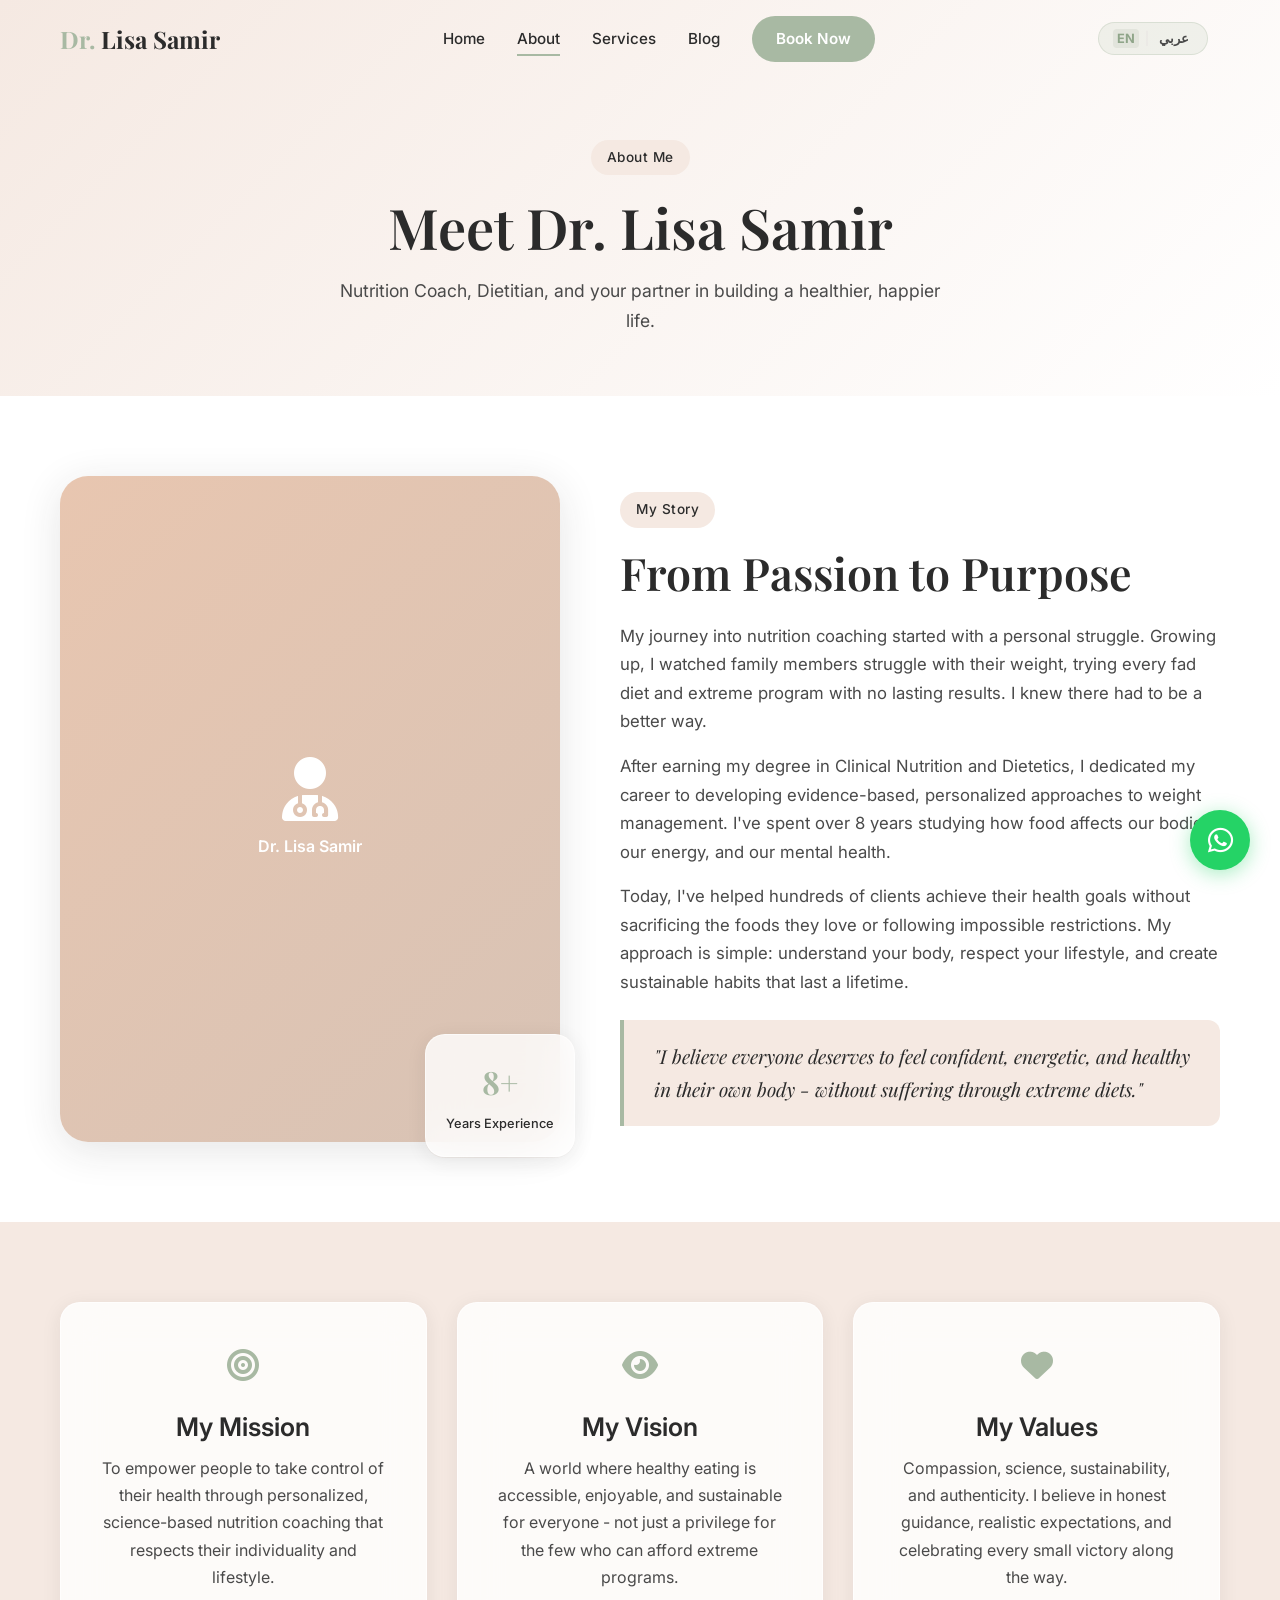
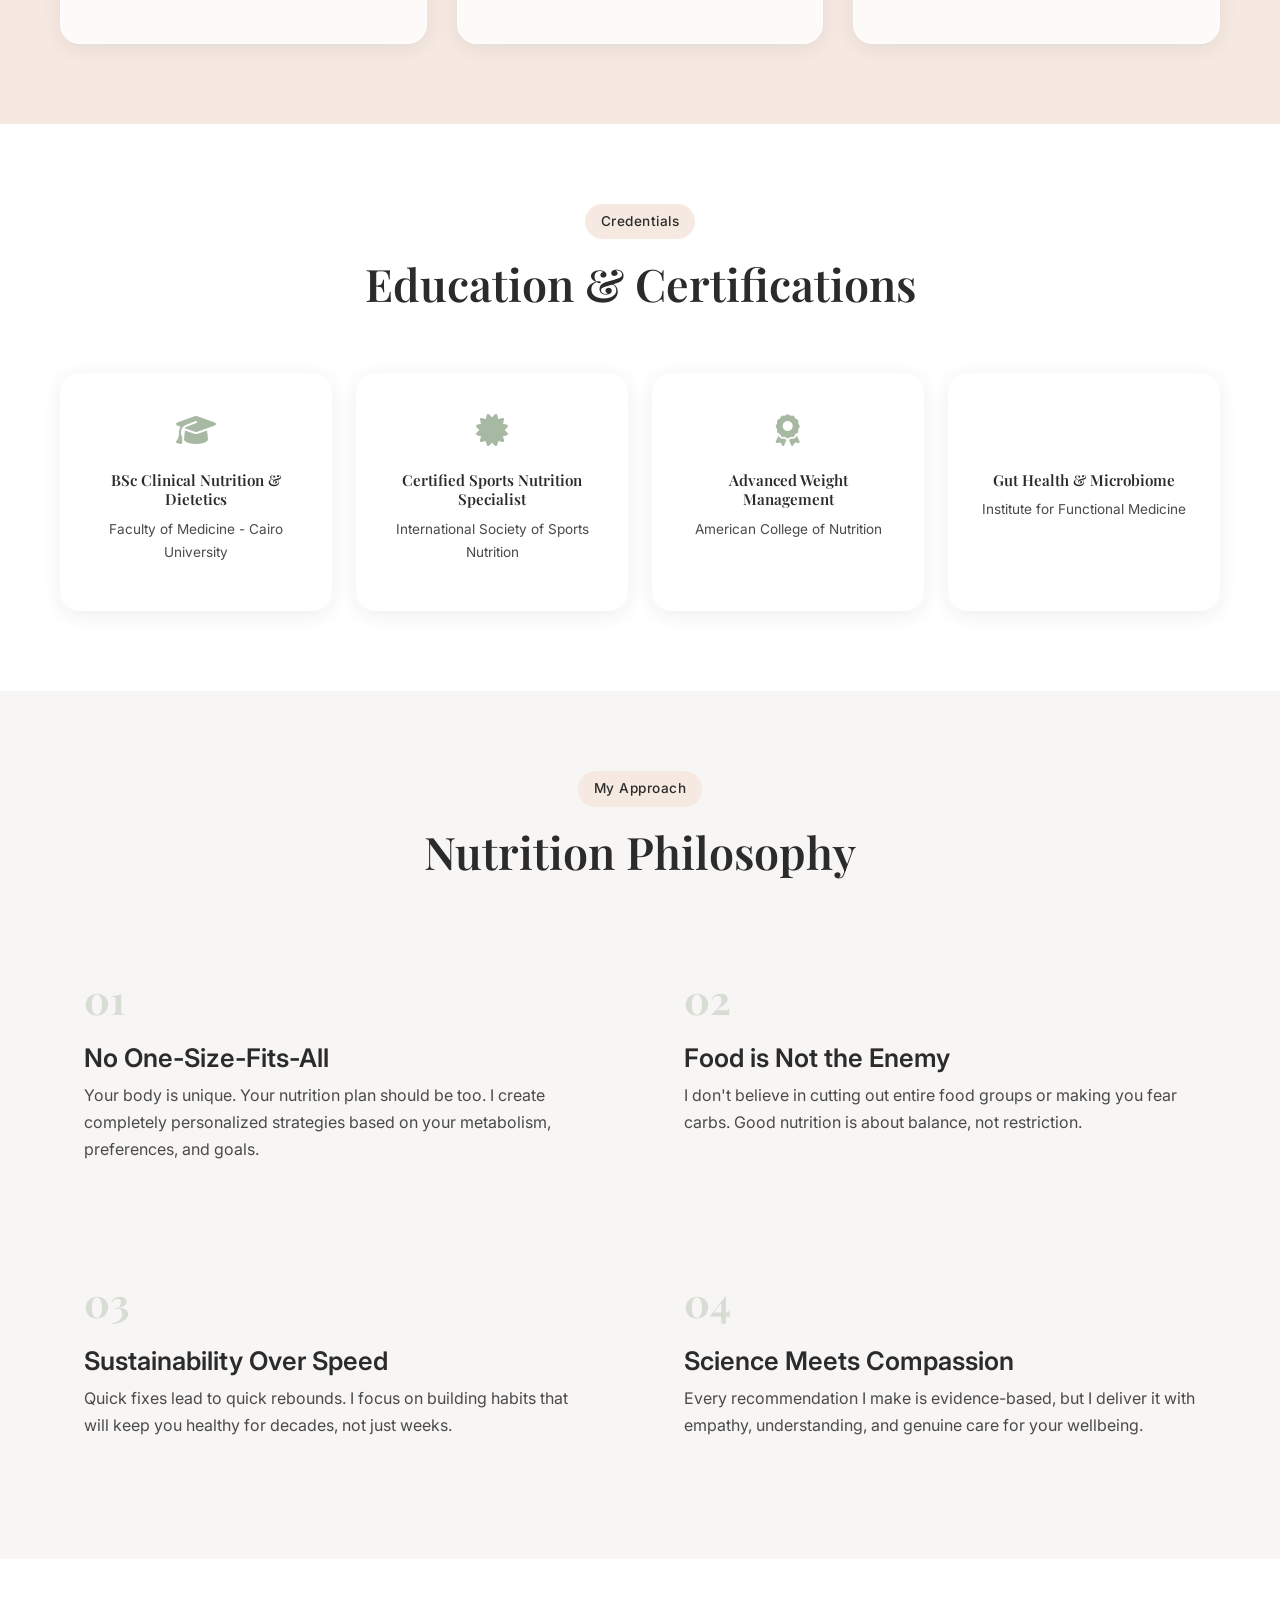
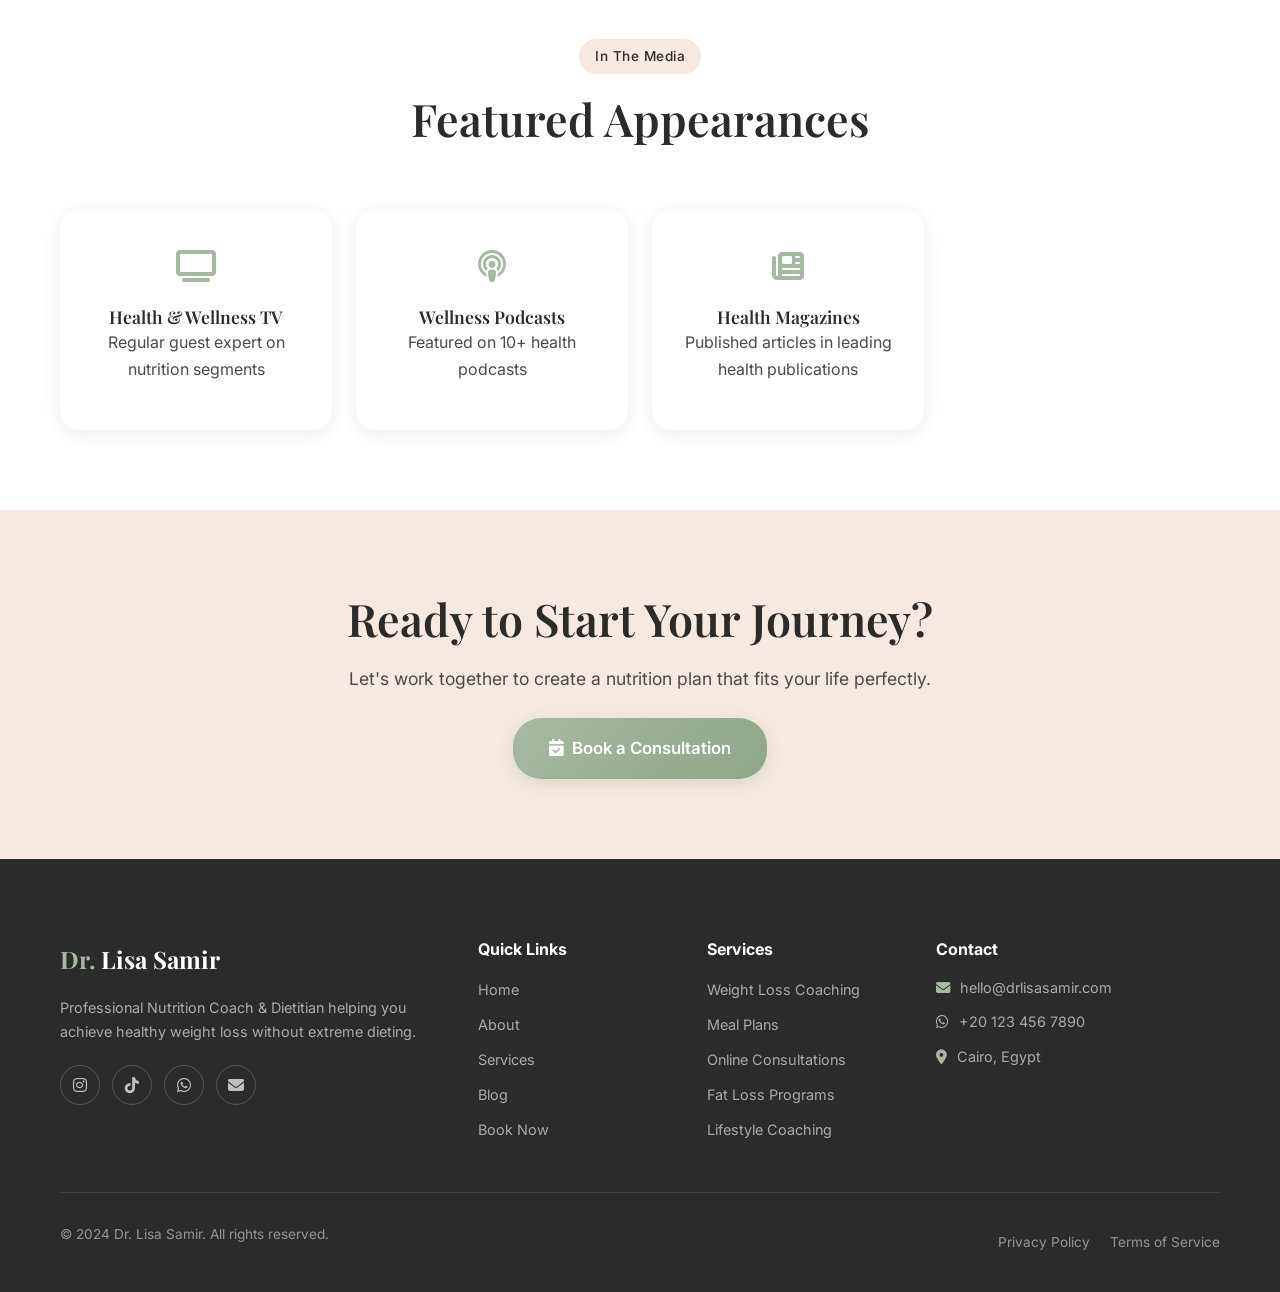
<file: about.html>
<!DOCTYPE html>
<html lang="en">
<head>
    <meta charset="UTF-8">
    <meta name="viewport" content="width=device-width, initial-scale=1.0">
    <meta name="description" content="Learn about Dr. Lisa Samir - Certified Nutrition Coach & Dietitian with a passion for helping people achieve sustainable health transformations.">
    <title>About Dr. Lisa Samir | Nutrition Coach & Dietitian</title>
    <link rel="preconnect" href="https://fonts.googleapis.com">
    <link rel="preconnect" href="https://fonts.gstatic.com" crossorigin>
    <link href="https://fonts.googleapis.com/css2?family=Inter:wght@300;400;500;600;700;800&family=Playfair+Display:ital,wght@0,400;0,500;0,600;0,700;1,400;1,500&family=Cairo:wght@300;400;500;600;700;800&display=swap" rel="stylesheet">
    <link rel="stylesheet" href="https://cdnjs.cloudflare.com/ajax/libs/font-awesome/6.5.0/css/all.min.css">
    <link rel="stylesheet" href="css/style.css">
</head>
<body>
    <!-- WhatsApp Floating Button -->
    <a href="https://wa.me/+201234567890" class="whatsapp-float" target="_blank" aria-label="Chat on WhatsApp">
        <i class="fab fa-whatsapp"></i>
    </a>

    <!-- Navigation -->
    <nav class="navbar" id="navbar">
        <div class="nav-container">
            <a href="index.html" class="nav-logo">
                <span class="logo-dr">Dr.</span> Lisa Samir
            </a>
            <div class="nav-menu" id="nav-menu">
                <a href="index.html" class="nav-link" data-i18n="nav_home">Home</a>
                <a href="about.html" class="nav-link active" data-i18n="nav_about">About</a>
                <a href="services.html" class="nav-link" data-i18n="nav_services">Services</a>
                <a href="blog.html" class="nav-link" data-i18n="nav_blog">Blog</a>
                <a href="booking.html" class="nav-link nav-cta" data-i18n="nav_book">Book Now</a>
            </div>
            <button class="lang-toggle" id="lang-toggle" aria-label="Switch language">
                <span class="lang-option active" data-lang="en">EN</span>
                <span class="lang-separator">|</span>
                <span class="lang-option" data-lang="ar">عربي</span>
            </button>
            <button class="nav-toggle" id="nav-toggle" aria-label="Toggle menu">
                <span></span>
                <span></span>
                <span></span>
            </button>
        </div>
    </nav>

    <!-- Page Hero -->
    <section class="page-hero">
        <div class="container">
            <span class="section-badge">About Me</span>
            <h1 class="page-hero-title">Meet Dr. Lisa Samir</h1>
            <p class="page-hero-subtitle">Nutrition Coach, Dietitian, and your partner in building a healthier, happier life.</p>
        </div>
    </section>

    <!-- About Story Section -->
    <section class="about-story">
        <div class="container">
            <div class="about-grid">
                <div class="about-image-col">
                    <div class="about-image-wrapper">
                        <div class="about-image-placeholder">
                            <i class="fas fa-user-md"></i>
                            <span>Dr. Lisa Samir</span>
                        </div>
                        <div class="about-experience-badge glass-card">
                            <span class="exp-number">8+</span>
                            <span class="exp-text">Years Experience</span>
                        </div>
                    </div>
                </div>
                <div class="about-text-col">
                    <span class="section-badge">My Story</span>
                    <h2>From Passion to Purpose</h2>
                    <p>My journey into nutrition coaching started with a personal struggle. Growing up, I watched family members struggle with their weight, trying every fad diet and extreme program with no lasting results. I knew there had to be a better way.</p>
                    <p>After earning my degree in Clinical Nutrition and Dietetics, I dedicated my career to developing evidence-based, personalized approaches to weight management. I've spent over 8 years studying how food affects our bodies, our energy, and our mental health.</p>
                    <p>Today, I've helped hundreds of clients achieve their health goals without sacrificing the foods they love or following impossible restrictions. My approach is simple: understand your body, respect your lifestyle, and create sustainable habits that last a lifetime.</p>
                    <div class="about-quote">
                        <blockquote>"I believe everyone deserves to feel confident, energetic, and healthy in their own body - without suffering through extreme diets."</blockquote>
                    </div>
                </div>
            </div>
        </div>
    </section>
    <!-- Mission Section -->
    <section class="about-mission">
        <div class="container">
            <div class="mission-grid">
                <div class="mission-card glass-card">
                    <div class="mission-icon"><i class="fas fa-bullseye"></i></div>
                    <h3>My Mission</h3>
                    <p>To empower people to take control of their health through personalized, science-based nutrition coaching that respects their individuality and lifestyle.</p>
                </div>
                <div class="mission-card glass-card">
                    <div class="mission-icon"><i class="fas fa-eye"></i></div>
                    <h3>My Vision</h3>
                    <p>A world where healthy eating is accessible, enjoyable, and sustainable for everyone - not just a privilege for the few who can afford extreme programs.</p>
                </div>
                <div class="mission-card glass-card">
                    <div class="mission-icon"><i class="fas fa-heart"></i></div>
                    <h3>My Values</h3>
                    <p>Compassion, science, sustainability, and authenticity. I believe in honest guidance, realistic expectations, and celebrating every small victory along the way.</p>
                </div>
            </div>
        </div>
    </section>

    <!-- Certifications Section -->
    <section class="about-certifications">
        <div class="container">
            <div class="section-header">
                <span class="section-badge">Credentials</span>
                <h2 class="section-title">Education & Certifications</h2>
            </div>
            <div class="cert-grid">
                <div class="cert-card glass-card">
                    <div class="cert-icon"><i class="fas fa-graduation-cap"></i></div>
                    <h4>BSc Clinical Nutrition & Dietetics</h4>
                    <p>Faculty of Medicine - Cairo University</p>
                </div>
                <div class="cert-card glass-card">
                    <div class="cert-icon"><i class="fas fa-certificate"></i></div>
                    <h4>Certified Sports Nutrition Specialist</h4>
                    <p>International Society of Sports Nutrition</p>
                </div>
                <div class="cert-card glass-card">
                    <div class="cert-icon"><i class="fas fa-award"></i></div>
                    <h4>Advanced Weight Management</h4>
                    <p>American College of Nutrition</p>
                </div>
                <div class="cert-card glass-card">
                    <div class="cert-icon"><i class="fas fa-diploma"></i></div>
                    <h4>Gut Health & Microbiome</h4>
                    <p>Institute for Functional Medicine</p>
                </div>
            </div>
        </div>
    </section>

    <!-- Philosophy Section -->
    <section class="about-philosophy">
        <div class="container">
            <div class="philosophy-content">
                <div class="section-header">
                    <span class="section-badge">My Approach</span>
                    <h2 class="section-title">Nutrition Philosophy</h2>
                </div>
                <div class="philosophy-grid">
                    <div class="philosophy-item">
                        <div class="philosophy-number">01</div>
                        <h3>No One-Size-Fits-All</h3>
                        <p>Your body is unique. Your nutrition plan should be too. I create completely personalized strategies based on your metabolism, preferences, and goals.</p>
                    </div>
                    <div class="philosophy-item">
                        <div class="philosophy-number">02</div>
                        <h3>Food is Not the Enemy</h3>
                        <p>I don't believe in cutting out entire food groups or making you fear carbs. Good nutrition is about balance, not restriction.</p>
                    </div>
                    <div class="philosophy-item">
                        <div class="philosophy-number">03</div>
                        <h3>Sustainability Over Speed</h3>
                        <p>Quick fixes lead to quick rebounds. I focus on building habits that will keep you healthy for decades, not just weeks.</p>
                    </div>
                    <div class="philosophy-item">
                        <div class="philosophy-number">04</div>
                        <h3>Science Meets Compassion</h3>
                        <p>Every recommendation I make is evidence-based, but I deliver it with empathy, understanding, and genuine care for your wellbeing.</p>
                    </div>
                </div>
            </div>
        </div>
    </section>

    <!-- Media Section -->
    <section class="about-media">
        <div class="container">
            <div class="section-header">
                <span class="section-badge">In The Media</span>
                <h2 class="section-title">Featured Appearances</h2>
            </div>
            <div class="media-grid">
                <div class="media-card glass-card">
                    <div class="media-icon"><i class="fas fa-tv"></i></div>
                    <h4>Health & Wellness TV</h4>
                    <p>Regular guest expert on nutrition segments</p>
                </div>
                <div class="media-card glass-card">
                    <div class="media-icon"><i class="fas fa-podcast"></i></div>
                    <h4>Wellness Podcasts</h4>
                    <p>Featured on 10+ health podcasts</p>
                </div>
                <div class="media-card glass-card">
                    <div class="media-icon"><i class="fas fa-newspaper"></i></div>
                    <h4>Health Magazines</h4>
                    <p>Published articles in leading health publications</p>
                </div>
                <div class="media-card glass-card">
                    <div class="media-icon"><i class="fab fa-instagram"></i></div>
                    <h4>Social Media</h4>
                    <p>350K+ followers across platforms</p>
                </div>
            </div>
        </div>
    </section>

    <!-- CTA Section -->
    <section class="about-cta">
        <div class="container">
            <div class="cta-content">
                <h2>Ready to Start Your Journey?</h2>
                <p>Let's work together to create a nutrition plan that fits your life perfectly.</p>
                <a href="booking.html" class="btn btn-primary btn-lg">
                    <i class="fas fa-calendar-check"></i> Book a Consultation
                </a>
            </div>
        </div>
    </section>

    <!-- Footer -->
    <footer class="footer">
        <div class="container">
            <div class="footer-grid">
                <div class="footer-brand">
                    <a href="index.html" class="footer-logo">
                        <span class="logo-dr">Dr.</span> Lisa Samir
                    </a>
                    <p>Professional Nutrition Coach & Dietitian helping you achieve healthy weight loss without extreme dieting.</p>
                    <div class="footer-social">
                        <a href="https://instagram.com" target="_blank" aria-label="Instagram"><i class="fab fa-instagram"></i></a>
                        <a href="https://tiktok.com" target="_blank" aria-label="TikTok"><i class="fab fa-tiktok"></i></a>
                        <a href="https://wa.me/+201234567890" target="_blank" aria-label="WhatsApp"><i class="fab fa-whatsapp"></i></a>
                        <a href="mailto:hello@drlisasamir.com" aria-label="Email"><i class="fas fa-envelope"></i></a>
                    </div>
                </div>
                <div class="footer-links">
                    <h4>Quick Links</h4>
                    <ul>
                        <li><a href="index.html">Home</a></li>
                        <li><a href="about.html">About</a></li>
                        <li><a href="services.html">Services</a></li>
                        <li><a href="blog.html">Blog</a></li>
                        <li><a href="booking.html">Book Now</a></li>
                    </ul>
                </div>
                <div class="footer-links">
                    <h4>Services</h4>
                    <ul>
                        <li><a href="services.html">Weight Loss Coaching</a></li>
                        <li><a href="services.html">Meal Plans</a></li>
                        <li><a href="services.html">Online Consultations</a></li>
                        <li><a href="services.html">Fat Loss Programs</a></li>
                        <li><a href="services.html">Lifestyle Coaching</a></li>
                    </ul>
                </div>
                <div class="footer-contact">
                    <h4>Contact</h4>
                    <ul>
                        <li><i class="fas fa-envelope"></i> hello@drlisasamir.com</li>
                        <li><i class="fab fa-whatsapp"></i> +20 123 456 7890</li>
                        <li><i class="fas fa-map-marker-alt"></i> Cairo, Egypt</li>
                    </ul>
                </div>
            </div>
            <div class="footer-bottom">
                <p>&copy; 2024 Dr. Lisa Samir. All rights reserved.</p>
                <div class="footer-bottom-links">
                    <a href="#">Privacy Policy</a>
                    <a href="#">Terms of Service</a>
                </div>
            </div>
        </div>
    </footer>

    <script src="js/translations.js"></script>
    <script src="js/lang-switcher.js"></script>
    <script src="js/main.js"></script>
</body>
</html>
</file>
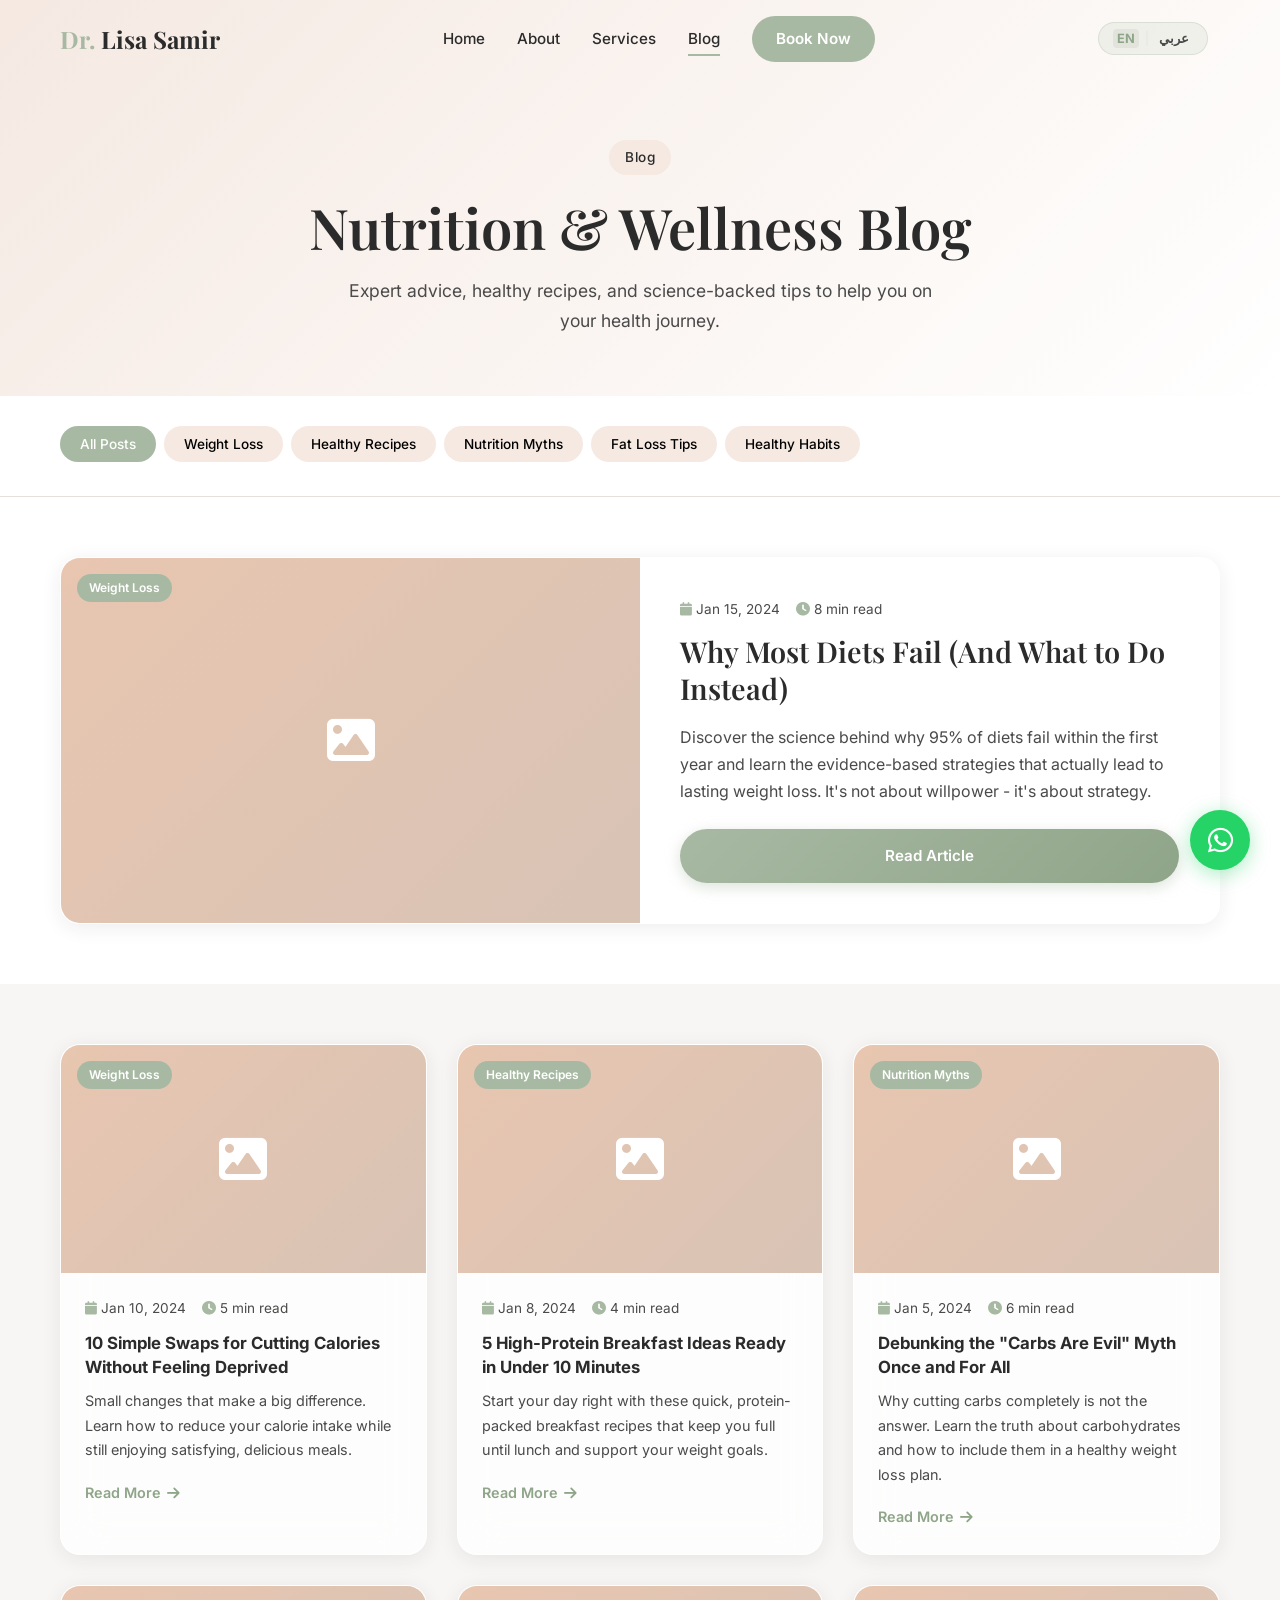
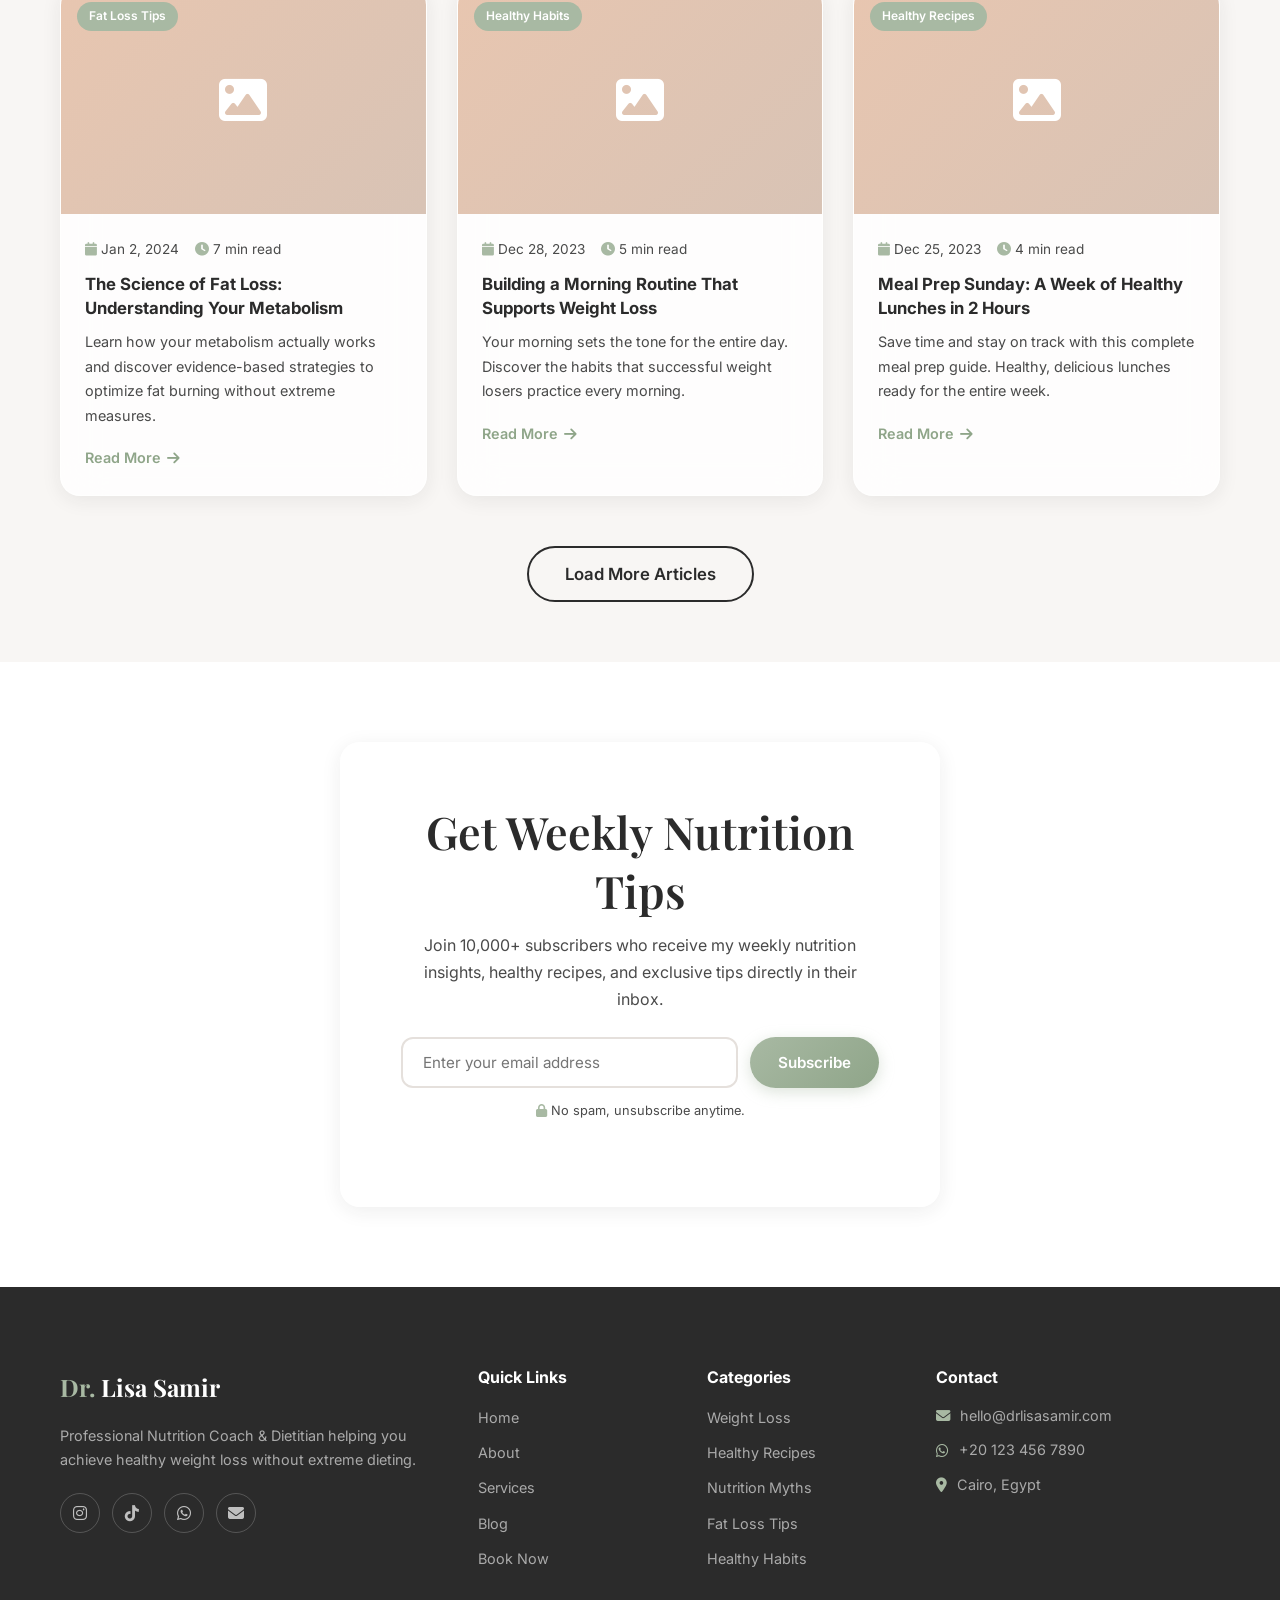
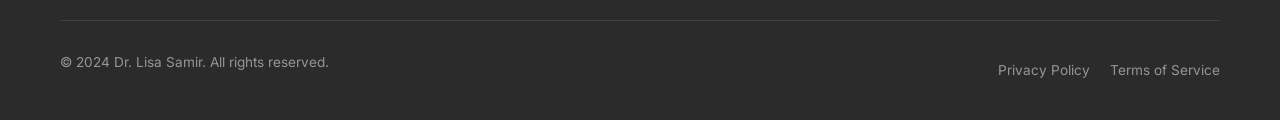
<file: blog.html>
<!DOCTYPE html>
<html lang="en">
<head>
    <meta charset="UTF-8">
    <meta name="viewport" content="width=device-width, initial-scale=1.0">
    <meta name="description" content="Dr. Lisa Samir's wellness blog - Expert articles on weight loss, healthy recipes, nutrition myths, fat loss tips, and healthy habits.">
    <title>Blog | Dr. Lisa Samir - Nutrition Coach & Dietitian</title>
    <link rel="preconnect" href="https://fonts.googleapis.com">
    <link rel="preconnect" href="https://fonts.gstatic.com" crossorigin>
    <link href="https://fonts.googleapis.com/css2?family=Inter:wght@300;400;500;600;700;800&family=Playfair+Display:ital,wght@0,400;0,500;0,600;0,700;1,400;1,500&family=Cairo:wght@300;400;500;600;700;800&display=swap" rel="stylesheet">
    <link rel="stylesheet" href="https://cdnjs.cloudflare.com/ajax/libs/font-awesome/6.5.0/css/all.min.css">
    <link rel="stylesheet" href="css/style.css">
</head>
<body>
    <!-- WhatsApp Floating Button -->
    <a href="https://wa.me/+201234567890" class="whatsapp-float" target="_blank" aria-label="Chat on WhatsApp">
        <i class="fab fa-whatsapp"></i>
    </a>

    <!-- Navigation -->
    <nav class="navbar" id="navbar">
        <div class="nav-container">
            <a href="index.html" class="nav-logo">
                <span class="logo-dr">Dr.</span> Lisa Samir
            </a>
            <div class="nav-menu" id="nav-menu">
                <a href="index.html" class="nav-link" data-i18n="nav_home">Home</a>
                <a href="about.html" class="nav-link" data-i18n="nav_about">About</a>
                <a href="services.html" class="nav-link" data-i18n="nav_services">Services</a>
                <a href="blog.html" class="nav-link active" data-i18n="nav_blog">Blog</a>
                <a href="booking.html" class="nav-link nav-cta" data-i18n="nav_book">Book Now</a>
            </div>
            <button class="lang-toggle" id="lang-toggle" aria-label="Switch language">
                <span class="lang-option active" data-lang="en">EN</span>
                <span class="lang-separator">|</span>
                <span class="lang-option" data-lang="ar">عربي</span>
            </button>
            <button class="nav-toggle" id="nav-toggle" aria-label="Toggle menu">
                <span></span>
                <span></span>
                <span></span>
            </button>
        </div>
    </nav>

    <!-- Page Hero -->
    <section class="page-hero">
        <div class="container">
            <span class="section-badge">Blog</span>
            <h1 class="page-hero-title">Nutrition & Wellness Blog</h1>
            <p class="page-hero-subtitle">Expert advice, healthy recipes, and science-backed tips to help you on your health journey.</p>
        </div>
    </section>

    <!-- Blog Categories -->
    <section class="blog-categories">
        <div class="container">
            <div class="category-tabs">
                <button class="category-tab active" data-category="all">All Posts</button>
                <button class="category-tab" data-category="weight-loss">Weight Loss</button>
                <button class="category-tab" data-category="recipes">Healthy Recipes</button>
                <button class="category-tab" data-category="myths">Nutrition Myths</button>
                <button class="category-tab" data-category="fat-loss">Fat Loss Tips</button>
                <button class="category-tab" data-category="habits">Healthy Habits</button>
            </div>
        </div>
    </section>

    <!-- Featured Article -->
    <section class="blog-featured">
        <div class="container">
            <div class="featured-article glass-card">
                <div class="featured-image">
                    <div class="blog-image-placeholder">
                        <i class="fas fa-image"></i>
                    </div>
                    <span class="article-category">Weight Loss</span>
                </div>
                <div class="featured-content">
                    <div class="article-meta">
                        <span><i class="fas fa-calendar"></i> Jan 15, 2024</span>
                        <span><i class="fas fa-clock"></i> 8 min read</span>
                    </div>
                    <h2>Why Most Diets Fail (And What to Do Instead)</h2>
                    <p>Discover the science behind why 95% of diets fail within the first year and learn the evidence-based strategies that actually lead to lasting weight loss. It's not about willpower - it's about strategy.</p>
                    <a href="#" class="btn btn-primary">Read Article</a>
                </div>
            </div>
        </div>
    </section>
    <!-- Blog Grid -->
    <section class="blog-grid-section">
        <div class="container">
            <div class="blog-grid">
                <article class="blog-card glass-card" data-category="weight-loss">
                    <div class="blog-card-image">
                        <div class="blog-image-placeholder"><i class="fas fa-image"></i></div>
                        <span class="article-category">Weight Loss</span>
                    </div>
                    <div class="blog-card-content">
                        <div class="article-meta">
                            <span><i class="fas fa-calendar"></i> Jan 10, 2024</span>
                            <span><i class="fas fa-clock"></i> 5 min read</span>
                        </div>
                        <h3>10 Simple Swaps for Cutting Calories Without Feeling Deprived</h3>
                        <p>Small changes that make a big difference. Learn how to reduce your calorie intake while still enjoying satisfying, delicious meals.</p>
                        <a href="#" class="blog-read-more">Read More <i class="fas fa-arrow-right"></i></a>
                    </div>
                </article>

                <article class="blog-card glass-card" data-category="recipes">
                    <div class="blog-card-image">
                        <div class="blog-image-placeholder"><i class="fas fa-image"></i></div>
                        <span class="article-category">Healthy Recipes</span>
                    </div>
                    <div class="blog-card-content">
                        <div class="article-meta">
                            <span><i class="fas fa-calendar"></i> Jan 8, 2024</span>
                            <span><i class="fas fa-clock"></i> 4 min read</span>
                        </div>
                        <h3>5 High-Protein Breakfast Ideas Ready in Under 10 Minutes</h3>
                        <p>Start your day right with these quick, protein-packed breakfast recipes that keep you full until lunch and support your weight goals.</p>
                        <a href="#" class="blog-read-more">Read More <i class="fas fa-arrow-right"></i></a>
                    </div>
                </article>

                <article class="blog-card glass-card" data-category="myths">
                    <div class="blog-card-image">
                        <div class="blog-image-placeholder"><i class="fas fa-image"></i></div>
                        <span class="article-category">Nutrition Myths</span>
                    </div>
                    <div class="blog-card-content">
                        <div class="article-meta">
                            <span><i class="fas fa-calendar"></i> Jan 5, 2024</span>
                            <span><i class="fas fa-clock"></i> 6 min read</span>
                        </div>
                        <h3>Debunking the "Carbs Are Evil" Myth Once and For All</h3>
                        <p>Why cutting carbs completely is not the answer. Learn the truth about carbohydrates and how to include them in a healthy weight loss plan.</p>
                        <a href="#" class="blog-read-more">Read More <i class="fas fa-arrow-right"></i></a>
                    </div>
                </article>

                <article class="blog-card glass-card" data-category="fat-loss">
                    <div class="blog-card-image">
                        <div class="blog-image-placeholder"><i class="fas fa-image"></i></div>
                        <span class="article-category">Fat Loss Tips</span>
                    </div>
                    <div class="blog-card-content">
                        <div class="article-meta">
                            <span><i class="fas fa-calendar"></i> Jan 2, 2024</span>
                            <span><i class="fas fa-clock"></i> 7 min read</span>
                        </div>
                        <h3>The Science of Fat Loss: Understanding Your Metabolism</h3>
                        <p>Learn how your metabolism actually works and discover evidence-based strategies to optimize fat burning without extreme measures.</p>
                        <a href="#" class="blog-read-more">Read More <i class="fas fa-arrow-right"></i></a>
                    </div>
                </article>

                <article class="blog-card glass-card" data-category="habits">
                    <div class="blog-card-image">
                        <div class="blog-image-placeholder"><i class="fas fa-image"></i></div>
                        <span class="article-category">Healthy Habits</span>
                    </div>
                    <div class="blog-card-content">
                        <div class="article-meta">
                            <span><i class="fas fa-calendar"></i> Dec 28, 2023</span>
                            <span><i class="fas fa-clock"></i> 5 min read</span>
                        </div>
                        <h3>Building a Morning Routine That Supports Weight Loss</h3>
                        <p>Your morning sets the tone for the entire day. Discover the habits that successful weight losers practice every morning.</p>
                        <a href="#" class="blog-read-more">Read More <i class="fas fa-arrow-right"></i></a>
                    </div>
                </article>

                <article class="blog-card glass-card" data-category="recipes">
                    <div class="blog-card-image">
                        <div class="blog-image-placeholder"><i class="fas fa-image"></i></div>
                        <span class="article-category">Healthy Recipes</span>
                    </div>
                    <div class="blog-card-content">
                        <div class="article-meta">
                            <span><i class="fas fa-calendar"></i> Dec 25, 2023</span>
                            <span><i class="fas fa-clock"></i> 4 min read</span>
                        </div>
                        <h3>Meal Prep Sunday: A Week of Healthy Lunches in 2 Hours</h3>
                        <p>Save time and stay on track with this complete meal prep guide. Healthy, delicious lunches ready for the entire week.</p>
                        <a href="#" class="blog-read-more">Read More <i class="fas fa-arrow-right"></i></a>
                    </div>
                </article>
            </div>

            <!-- Load More -->
            <div class="blog-load-more">
                <button class="btn btn-outline btn-lg">Load More Articles</button>
            </div>
        </div>
    </section>

    <!-- Newsletter Section -->
    <section class="blog-newsletter">
        <div class="container">
            <div class="newsletter-card glass-card">
                <div class="newsletter-content">
                    <h2>Get Weekly Nutrition Tips</h2>
                    <p>Join 10,000+ subscribers who receive my weekly nutrition insights, healthy recipes, and exclusive tips directly in their inbox.</p>
                    <form class="newsletter-form">
                        <input type="email" placeholder="Enter your email address" required>
                        <button type="submit" class="btn btn-primary">Subscribe</button>
                    </form>
                    <p class="form-note"><i class="fas fa-lock"></i> No spam, unsubscribe anytime.</p>
                </div>
            </div>
        </div>
    </section>

    <!-- Footer -->
    <footer class="footer">
        <div class="container">
            <div class="footer-grid">
                <div class="footer-brand">
                    <a href="index.html" class="footer-logo"><span class="logo-dr">Dr.</span> Lisa Samir</a>
                    <p>Professional Nutrition Coach & Dietitian helping you achieve healthy weight loss without extreme dieting.</p>
                    <div class="footer-social">
                        <a href="https://instagram.com" target="_blank" aria-label="Instagram"><i class="fab fa-instagram"></i></a>
                        <a href="https://tiktok.com" target="_blank" aria-label="TikTok"><i class="fab fa-tiktok"></i></a>
                        <a href="https://wa.me/+201234567890" target="_blank" aria-label="WhatsApp"><i class="fab fa-whatsapp"></i></a>
                        <a href="mailto:hello@drlisasamir.com" aria-label="Email"><i class="fas fa-envelope"></i></a>
                    </div>
                </div>
                <div class="footer-links">
                    <h4>Quick Links</h4>
                    <ul>
                        <li><a href="index.html">Home</a></li>
                        <li><a href="about.html">About</a></li>
                        <li><a href="services.html">Services</a></li>
                        <li><a href="blog.html">Blog</a></li>
                        <li><a href="booking.html">Book Now</a></li>
                    </ul>
                </div>
                <div class="footer-links">
                    <h4>Categories</h4>
                    <ul>
                        <li><a href="#">Weight Loss</a></li>
                        <li><a href="#">Healthy Recipes</a></li>
                        <li><a href="#">Nutrition Myths</a></li>
                        <li><a href="#">Fat Loss Tips</a></li>
                        <li><a href="#">Healthy Habits</a></li>
                    </ul>
                </div>
                <div class="footer-contact">
                    <h4>Contact</h4>
                    <ul>
                        <li><i class="fas fa-envelope"></i> hello@drlisasamir.com</li>
                        <li><i class="fab fa-whatsapp"></i> +20 123 456 7890</li>
                        <li><i class="fas fa-map-marker-alt"></i> Cairo, Egypt</li>
                    </ul>
                </div>
            </div>
            <div class="footer-bottom">
                <p>&copy; 2024 Dr. Lisa Samir. All rights reserved.</p>
                <div class="footer-bottom-links">
                    <a href="#">Privacy Policy</a>
                    <a href="#">Terms of Service</a>
                </div>
            </div>
        </div>
    </footer>

    <script src="js/translations.js"></script>
    <script src="js/lang-switcher.js"></script>
    <script src="js/main.js"></script>
</body>
</html>
</file>
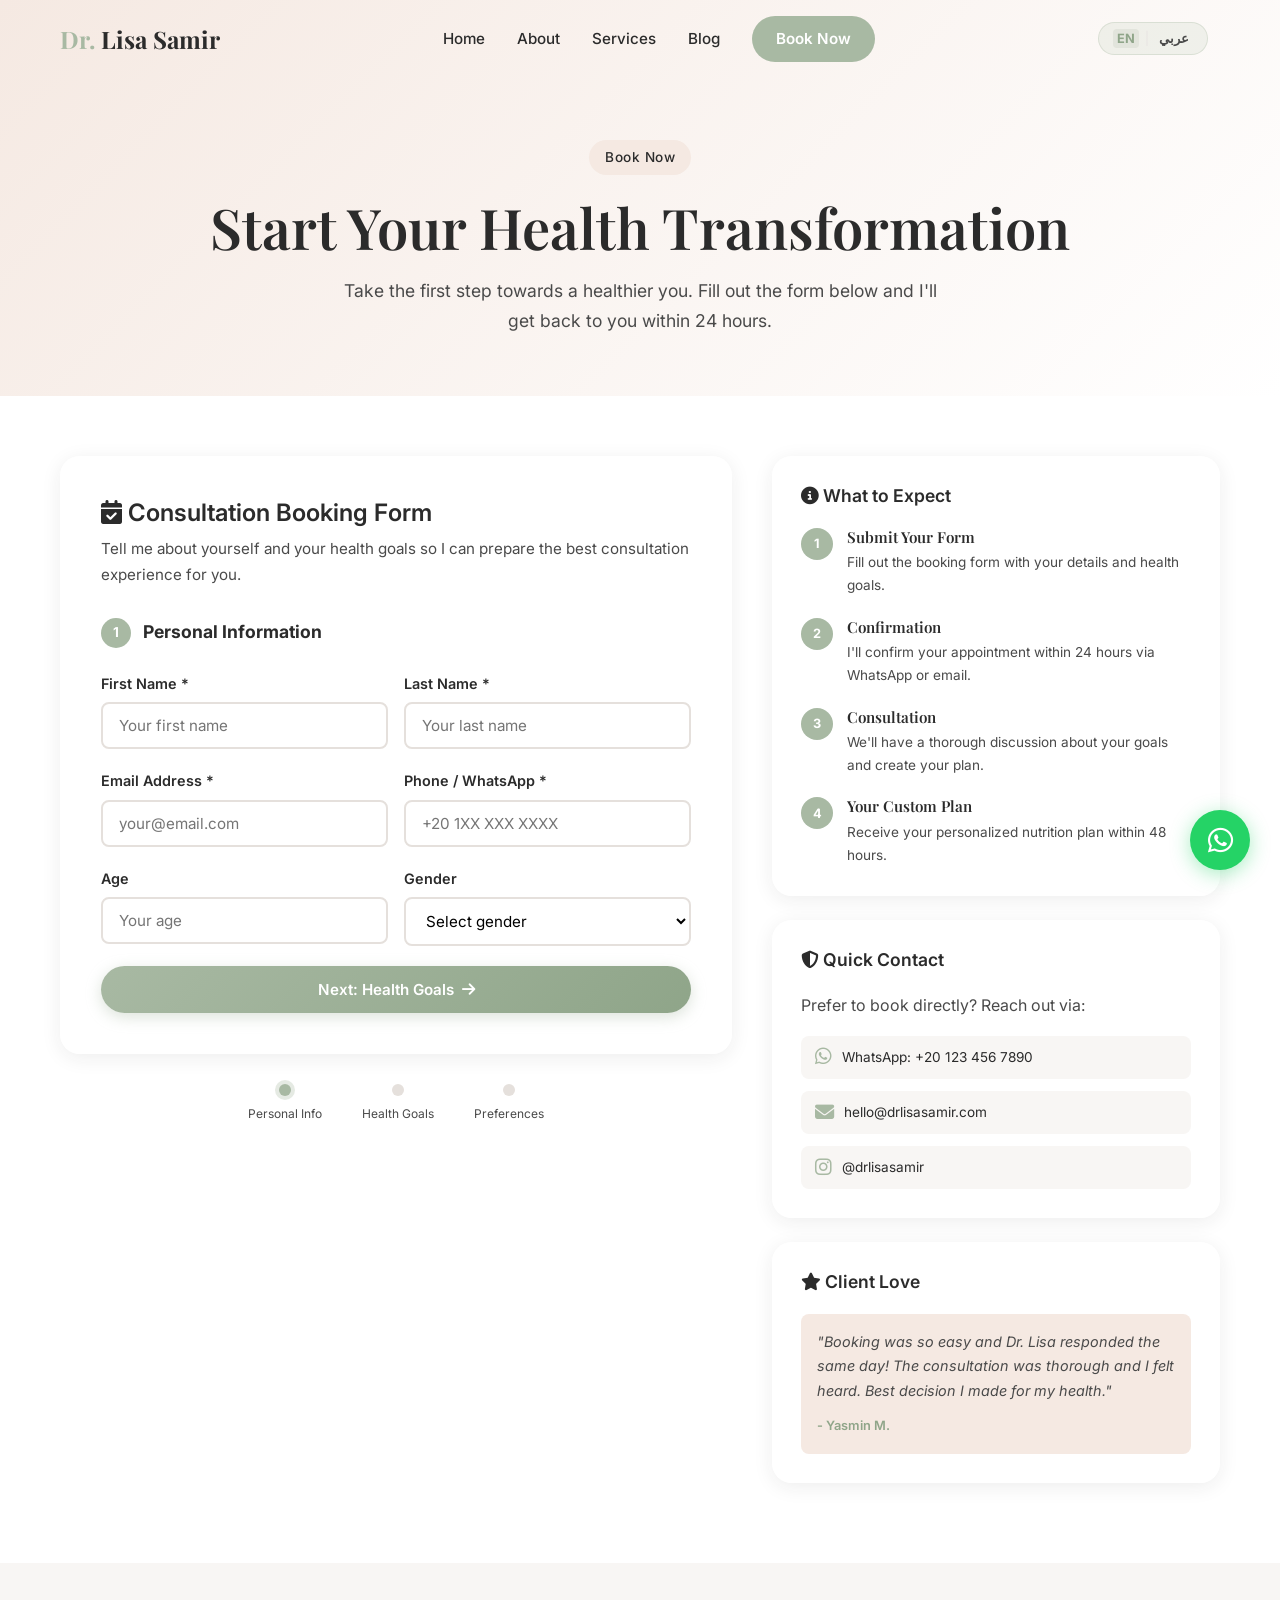
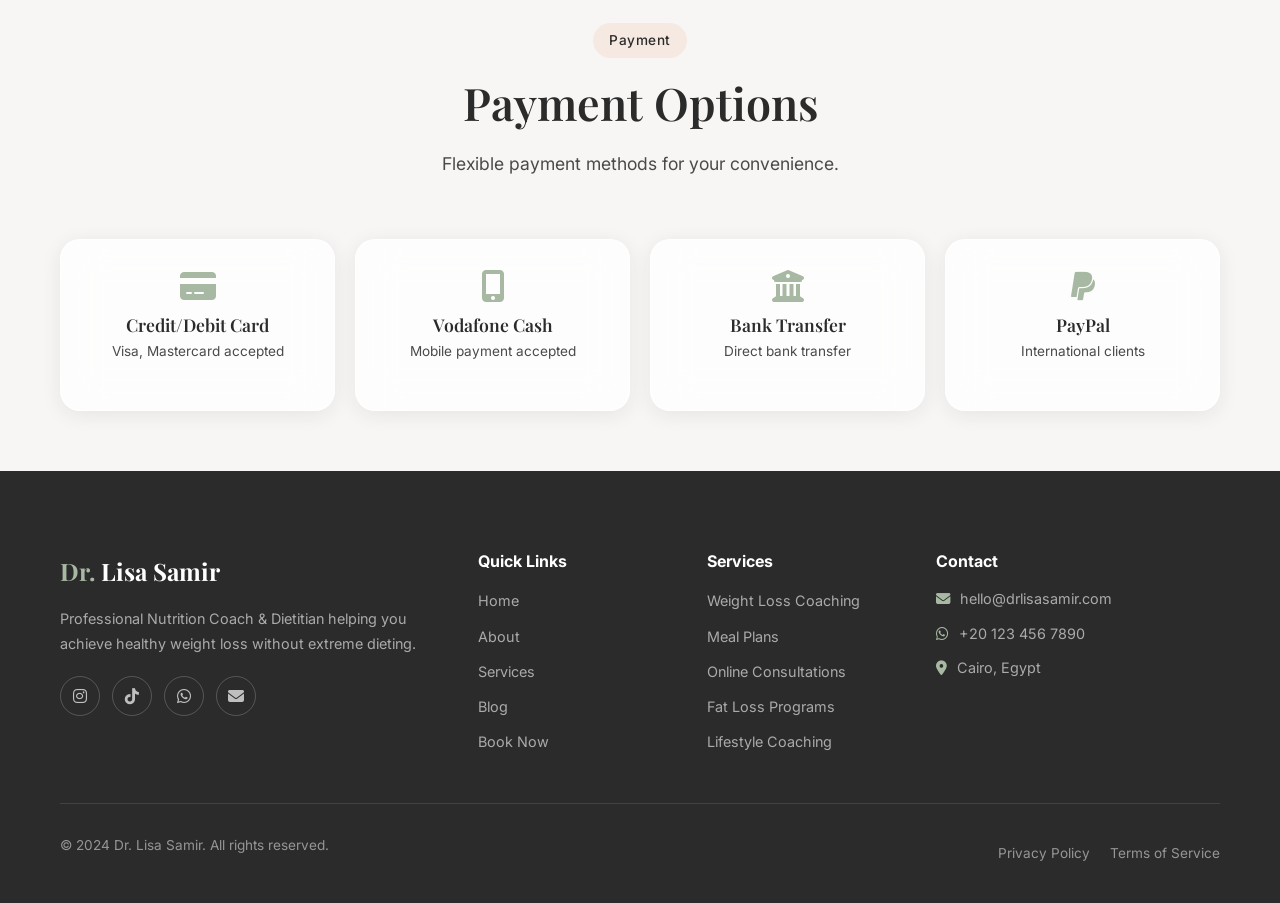
<file: booking.html>
<!DOCTYPE html>
<html lang="en">
<head>
    <meta charset="UTF-8">
    <meta name="viewport" content="width=device-width, initial-scale=1.0">
    <meta name="description" content="Book a consultation with Dr. Lisa Samir - Nutrition Coach & Dietitian. Start your health transformation today with personalized nutrition coaching.">
    <title>Book Consultation | Dr. Lisa Samir - Nutrition Coach & Dietitian</title>
    <link rel="preconnect" href="https://fonts.googleapis.com">
    <link rel="preconnect" href="https://fonts.gstatic.com" crossorigin>
    <link href="https://fonts.googleapis.com/css2?family=Inter:wght@300;400;500;600;700;800&family=Playfair+Display:ital,wght@0,400;0,500;0,600;0,700;1,400;1,500&family=Cairo:wght@300;400;500;600;700;800&display=swap" rel="stylesheet">
    <link rel="stylesheet" href="https://cdnjs.cloudflare.com/ajax/libs/font-awesome/6.5.0/css/all.min.css">
    <link rel="stylesheet" href="css/style.css">
</head>
<body>
    <!-- WhatsApp Floating Button -->
    <a href="https://wa.me/+201234567890" class="whatsapp-float" target="_blank" aria-label="Chat on WhatsApp">
        <i class="fab fa-whatsapp"></i>
    </a>

    <!-- Navigation -->
    <nav class="navbar" id="navbar">
        <div class="nav-container">
            <a href="index.html" class="nav-logo">
                <span class="logo-dr">Dr.</span> Lisa Samir
            </a>
            <div class="nav-menu" id="nav-menu">
                <a href="index.html" class="nav-link" data-i18n="nav_home">Home</a>
                <a href="about.html" class="nav-link" data-i18n="nav_about">About</a>
                <a href="services.html" class="nav-link" data-i18n="nav_services">Services</a>
                <a href="blog.html" class="nav-link" data-i18n="nav_blog">Blog</a>
                <a href="booking.html" class="nav-link nav-cta active" data-i18n="nav_book">Book Now</a>
            </div>
            <button class="lang-toggle" id="lang-toggle" aria-label="Switch language">
                <span class="lang-option active" data-lang="en">EN</span>
                <span class="lang-separator">|</span>
                <span class="lang-option" data-lang="ar">عربي</span>
            </button>
            <button class="nav-toggle" id="nav-toggle" aria-label="Toggle menu">
                <span></span>
                <span></span>
                <span></span>
            </button>
        </div>
    </nav>

    <!-- Page Hero -->
    <section class="page-hero">
        <div class="container">
            <span class="section-badge">Book Now</span>
            <h1 class="page-hero-title">Start Your Health Transformation</h1>
            <p class="page-hero-subtitle">Take the first step towards a healthier you. Fill out the form below and I'll get back to you within 24 hours.</p>
        </div>
    </section>

    <!-- Booking Section -->
    <section class="booking-section">
        <div class="container">
            <div class="booking-grid">
                <!-- Booking Form -->
                <div class="booking-form-wrapper">
                    <div class="booking-form-card glass-card">
                        <h2><i class="fas fa-calendar-check"></i> Consultation Booking Form</h2>
                        <p class="form-intro">Tell me about yourself and your health goals so I can prepare the best consultation experience for you.</p>
                        
                        <form class="booking-form" id="bookingForm">
                            <!-- Step 1: Personal Info -->
                            <div class="form-step active" data-step="1">
                                <h3 class="step-title"><span class="step-number">1</span> Personal Information</h3>
                                <div class="form-row">
                                    <div class="form-group">
                                        <label for="firstName">First Name *</label>
                                        <input type="text" id="firstName" name="firstName" placeholder="Your first name" required>
                                    </div>
                                    <div class="form-group">
                                        <label for="lastName">Last Name *</label>
                                        <input type="text" id="lastName" name="lastName" placeholder="Your last name" required>
                                    </div>
                                </div>
                                <div class="form-row">
                                    <div class="form-group">
                                        <label for="email">Email Address *</label>
                                        <input type="email" id="email" name="email" placeholder="your@email.com" required>
                                    </div>
                                    <div class="form-group">
                                        <label for="phone">Phone / WhatsApp *</label>
                                        <input type="tel" id="phone" name="phone" placeholder="+20 1XX XXX XXXX" required>
                                    </div>
                                </div>
                                <div class="form-row">
                                    <div class="form-group">
                                        <label for="age">Age</label>
                                        <input type="number" id="age" name="age" placeholder="Your age" min="16" max="99">
                                    </div>
                                    <div class="form-group">
                                        <label for="gender">Gender</label>
                                        <select id="gender" name="gender">
                                            <option value="">Select gender</option>
                                            <option value="female">Female</option>
                                            <option value="male">Male</option>
                                        </select>
                                    </div>
                                </div>
                                <button type="button" class="btn btn-primary btn-full step-next">Next: Health Goals <i class="fas fa-arrow-right"></i></button>
                            </div>
                            <!-- Step 2: Health Goals -->
                            <div class="form-step" data-step="2">
                                <h3 class="step-title"><span class="step-number">2</span> Your Health Goals</h3>
                                <div class="form-group">
                                    <label>What are your main health goals? (Select all that apply) *</label>
                                    <div class="checkbox-grid">
                                        <label class="checkbox-card">
                                            <input type="checkbox" name="goals" value="weight-loss">
                                            <span class="checkbox-label"><i class="fas fa-weight-scale"></i> Weight Loss</span>
                                        </label>
                                        <label class="checkbox-card">
                                            <input type="checkbox" name="goals" value="fat-loss">
                                            <span class="checkbox-label"><i class="fas fa-fire"></i> Fat Loss</span>
                                        </label>
                                        <label class="checkbox-card">
                                            <input type="checkbox" name="goals" value="meal-plan">
                                            <span class="checkbox-label"><i class="fas fa-utensils"></i> Meal Planning</span>
                                        </label>
                                        <label class="checkbox-card">
                                            <input type="checkbox" name="goals" value="pcos">
                                            <span class="checkbox-label"><i class="fas fa-venus"></i> PCOS Management</span>
                                        </label>
                                        <label class="checkbox-card">
                                            <input type="checkbox" name="goals" value="gut-health">
                                            <span class="checkbox-label"><i class="fas fa-heart"></i> Gut Health</span>
                                        </label>
                                        <label class="checkbox-card">
                                            <input type="checkbox" name="goals" value="lifestyle">
                                            <span class="checkbox-label"><i class="fas fa-leaf"></i> Healthy Lifestyle</span>
                                        </label>
                                        <label class="checkbox-card">
                                            <input type="checkbox" name="goals" value="energy">
                                            <span class="checkbox-label"><i class="fas fa-bolt"></i> More Energy</span>
                                        </label>
                                        <label class="checkbox-card">
                                            <input type="checkbox" name="goals" value="other">
                                            <span class="checkbox-label"><i class="fas fa-plus"></i> Other</span>
                                        </label>
                                    </div>
                                </div>
                                <div class="form-group">
                                    <label for="currentWeight">Current Weight (kg)</label>
                                    <input type="number" id="currentWeight" name="currentWeight" placeholder="e.g. 80">
                                </div>
                                <div class="form-group">
                                    <label for="targetWeight">Target Weight (kg)</label>
                                    <input type="number" id="targetWeight" name="targetWeight" placeholder="e.g. 65">
                                </div>
                                <div class="form-group">
                                    <label for="previousDiets">Have you tried any diets before? Tell me about your experience.</label>
                                    <textarea id="previousDiets" name="previousDiets" rows="3" placeholder="E.g., I tried keto for 2 months but couldn't maintain it..."></textarea>
                                </div>
                                <div class="form-buttons">
                                    <button type="button" class="btn btn-outline step-prev"><i class="fas fa-arrow-left"></i> Back</button>
                                    <button type="button" class="btn btn-primary step-next">Next: Preferences <i class="fas fa-arrow-right"></i></button>
                                </div>
                            </div>

                            <!-- Step 3: Preferences -->
                            <div class="form-step" data-step="3">
                                <h3 class="step-title"><span class="step-number">3</span> Consultation Preferences</h3>
                                <div class="form-group">
                                    <label for="service">Which service are you interested in? *</label>
                                    <select id="service" name="service" required>
                                        <option value="">Select a service</option>
                                        <option value="single-consultation">Single Consultation (EGP 800)</option>
                                        <option value="monthly-coaching">Monthly Coaching (EGP 2,500/mo)</option>
                                        <option value="3-month-program">3-Month Program (EGP 6,000)</option>
                                        <option value="meal-plan">Personalized Meal Plan (EGP 2,000)</option>
                                        <option value="fat-loss">Fat Loss Program (EGP 2,500)</option>
                                        <option value="not-sure">Not sure - need guidance</option>
                                    </select>
                                </div>
                                <div class="form-group">
                                    <label>Preferred Communication Method *</label>
                                    <div class="radio-group">
                                        <label class="radio-card">
                                            <input type="radio" name="communication" value="video" required>
                                            <span class="radio-label"><i class="fas fa-video"></i> Video Call</span>
                                        </label>
                                        <label class="radio-card">
                                            <input type="radio" name="communication" value="whatsapp">
                                            <span class="radio-label"><i class="fab fa-whatsapp"></i> WhatsApp</span>
                                        </label>
                                        <label class="radio-card">
                                            <input type="radio" name="communication" value="in-person">
                                            <span class="radio-label"><i class="fas fa-user"></i> In Person</span>
                                        </label>
                                    </div>
                                </div>
                                <div class="form-group">
                                    <label for="preferredDate">Preferred Date</label>
                                    <input type="date" id="preferredDate" name="preferredDate">
                                </div>
                                <div class="form-group">
                                    <label for="preferredTime">Preferred Time</label>
                                    <select id="preferredTime" name="preferredTime">
                                        <option value="">Select preferred time</option>
                                        <option value="morning">Morning (9 AM - 12 PM)</option>
                                        <option value="afternoon">Afternoon (12 PM - 4 PM)</option>
                                        <option value="evening">Evening (4 PM - 8 PM)</option>
                                    </select>
                                </div>
                                <div class="form-group">
                                    <label for="additionalNotes">Additional Notes</label>
                                    <textarea id="additionalNotes" name="additionalNotes" rows="3" placeholder="Any medical conditions, allergies, or special requirements..."></textarea>
                                </div>
                                <div class="form-buttons">
                                    <button type="button" class="btn btn-outline step-prev"><i class="fas fa-arrow-left"></i> Back</button>
                                    <button type="submit" class="btn btn-primary btn-lg"><i class="fas fa-calendar-check"></i> Submit Booking Request</button>
                                </div>
                            </div>

                            <!-- Success Message -->
                            <div class="form-success" id="formSuccess" style="display: none;">
                                <div class="success-icon"><i class="fas fa-check-circle"></i></div>
                                <h3>Booking Request Submitted!</h3>
                                <p>Thank you! I'll review your information and get back to you within 24 hours to confirm your consultation time.</p>
                                <p>For urgent inquiries, feel free to reach out on WhatsApp:</p>
                                <a href="https://wa.me/+201234567890" class="btn btn-whatsapp" target="_blank"><i class="fab fa-whatsapp"></i> Chat on WhatsApp</a>
                            </div>
                        </form>
                    </div>

                    <!-- Progress Indicator -->
                    <div class="form-progress">
                        <div class="progress-step active" data-step="1">
                            <span class="progress-dot"></span>
                            <span class="progress-label">Personal Info</span>
                        </div>
                        <div class="progress-step" data-step="2">
                            <span class="progress-dot"></span>
                            <span class="progress-label">Health Goals</span>
                        </div>
                        <div class="progress-step" data-step="3">
                            <span class="progress-dot"></span>
                            <span class="progress-label">Preferences</span>
                        </div>
                    </div>
                </div>
                <!-- Booking Sidebar -->
                <div class="booking-sidebar">
                    <div class="sidebar-card glass-card">
                        <h3><i class="fas fa-info-circle"></i> What to Expect</h3>
                        <div class="expect-list">
                            <div class="expect-item">
                                <div class="expect-icon"><span>1</span></div>
                                <div class="expect-text">
                                    <h4>Submit Your Form</h4>
                                    <p>Fill out the booking form with your details and health goals.</p>
                                </div>
                            </div>
                            <div class="expect-item">
                                <div class="expect-icon"><span>2</span></div>
                                <div class="expect-text">
                                    <h4>Confirmation</h4>
                                    <p>I'll confirm your appointment within 24 hours via WhatsApp or email.</p>
                                </div>
                            </div>
                            <div class="expect-item">
                                <div class="expect-icon"><span>3</span></div>
                                <div class="expect-text">
                                    <h4>Consultation</h4>
                                    <p>We'll have a thorough discussion about your goals and create your plan.</p>
                                </div>
                            </div>
                            <div class="expect-item">
                                <div class="expect-icon"><span>4</span></div>
                                <div class="expect-text">
                                    <h4>Your Custom Plan</h4>
                                    <p>Receive your personalized nutrition plan within 48 hours.</p>
                                </div>
                            </div>
                        </div>
                    </div>

                    <div class="sidebar-card glass-card">
                        <h3><i class="fas fa-shield-alt"></i> Quick Contact</h3>
                        <p>Prefer to book directly? Reach out via:</p>
                        <div class="quick-contact-links">
                            <a href="https://wa.me/+201234567890" class="quick-contact-item" target="_blank">
                                <i class="fab fa-whatsapp"></i>
                                <span>WhatsApp: +20 123 456 7890</span>
                            </a>
                            <a href="mailto:hello@drlisasamir.com" class="quick-contact-item">
                                <i class="fas fa-envelope"></i>
                                <span>hello@drlisasamir.com</span>
                            </a>
                            <a href="https://instagram.com" class="quick-contact-item" target="_blank">
                                <i class="fab fa-instagram"></i>
                                <span>@drlisasamir</span>
                            </a>
                        </div>
                    </div>

                    <div class="sidebar-card glass-card">
                        <h3><i class="fas fa-star"></i> Client Love</h3>
                        <div class="sidebar-testimonial">
                            <p>"Booking was so easy and Dr. Lisa responded the same day! The consultation was thorough and I felt heard. Best decision I made for my health."</p>
                            <span class="sidebar-testimonial-author">- Yasmin M.</span>
                        </div>
                    </div>
                </div>
            </div>
        </div>
    </section>

    <!-- Payment Info Section -->
    <section class="payment-info">
        <div class="container">
            <div class="section-header">
                <span class="section-badge">Payment</span>
                <h2 class="section-title">Payment Options</h2>
                <p class="section-subtitle">Flexible payment methods for your convenience.</p>
            </div>
            <div class="payment-grid">
                <div class="payment-card glass-card">
                    <i class="fas fa-credit-card"></i>
                    <h4>Credit/Debit Card</h4>
                    <p>Visa, Mastercard accepted</p>
                </div>
                <div class="payment-card glass-card">
                    <i class="fas fa-mobile-alt"></i>
                    <h4>Vodafone Cash</h4>
                    <p>Mobile payment accepted</p>
                </div>
                <div class="payment-card glass-card">
                    <i class="fas fa-university"></i>
                    <h4>Bank Transfer</h4>
                    <p>Direct bank transfer</p>
                </div>
                <div class="payment-card glass-card">
                    <i class="fab fa-paypal"></i>
                    <h4>PayPal</h4>
                    <p>International clients</p>
                </div>
            </div>
        </div>
    </section>

    <!-- Footer -->
    <footer class="footer">
        <div class="container">
            <div class="footer-grid">
                <div class="footer-brand">
                    <a href="index.html" class="footer-logo"><span class="logo-dr">Dr.</span> Lisa Samir</a>
                    <p>Professional Nutrition Coach & Dietitian helping you achieve healthy weight loss without extreme dieting.</p>
                    <div class="footer-social">
                        <a href="https://instagram.com" target="_blank" aria-label="Instagram"><i class="fab fa-instagram"></i></a>
                        <a href="https://tiktok.com" target="_blank" aria-label="TikTok"><i class="fab fa-tiktok"></i></a>
                        <a href="https://wa.me/+201234567890" target="_blank" aria-label="WhatsApp"><i class="fab fa-whatsapp"></i></a>
                        <a href="mailto:hello@drlisasamir.com" aria-label="Email"><i class="fas fa-envelope"></i></a>
                    </div>
                </div>
                <div class="footer-links">
                    <h4>Quick Links</h4>
                    <ul>
                        <li><a href="index.html">Home</a></li>
                        <li><a href="about.html">About</a></li>
                        <li><a href="services.html">Services</a></li>
                        <li><a href="blog.html">Blog</a></li>
                        <li><a href="booking.html">Book Now</a></li>
                    </ul>
                </div>
                <div class="footer-links">
                    <h4>Services</h4>
                    <ul>
                        <li><a href="services.html">Weight Loss Coaching</a></li>
                        <li><a href="services.html">Meal Plans</a></li>
                        <li><a href="services.html">Online Consultations</a></li>
                        <li><a href="services.html">Fat Loss Programs</a></li>
                        <li><a href="services.html">Lifestyle Coaching</a></li>
                    </ul>
                </div>
                <div class="footer-contact">
                    <h4>Contact</h4>
                    <ul>
                        <li><i class="fas fa-envelope"></i> hello@drlisasamir.com</li>
                        <li><i class="fab fa-whatsapp"></i> +20 123 456 7890</li>
                        <li><i class="fas fa-map-marker-alt"></i> Cairo, Egypt</li>
                    </ul>
                </div>
            </div>
            <div class="footer-bottom">
                <p>&copy; 2024 Dr. Lisa Samir. All rights reserved.</p>
                <div class="footer-bottom-links">
                    <a href="#">Privacy Policy</a>
                    <a href="#">Terms of Service</a>
                </div>
            </div>
        </div>
    </footer>

    <script src="js/translations.js"></script>
    <script src="js/lang-switcher.js"></script>
    <script src="js/main.js"></script>
</body>
</html>
</file>
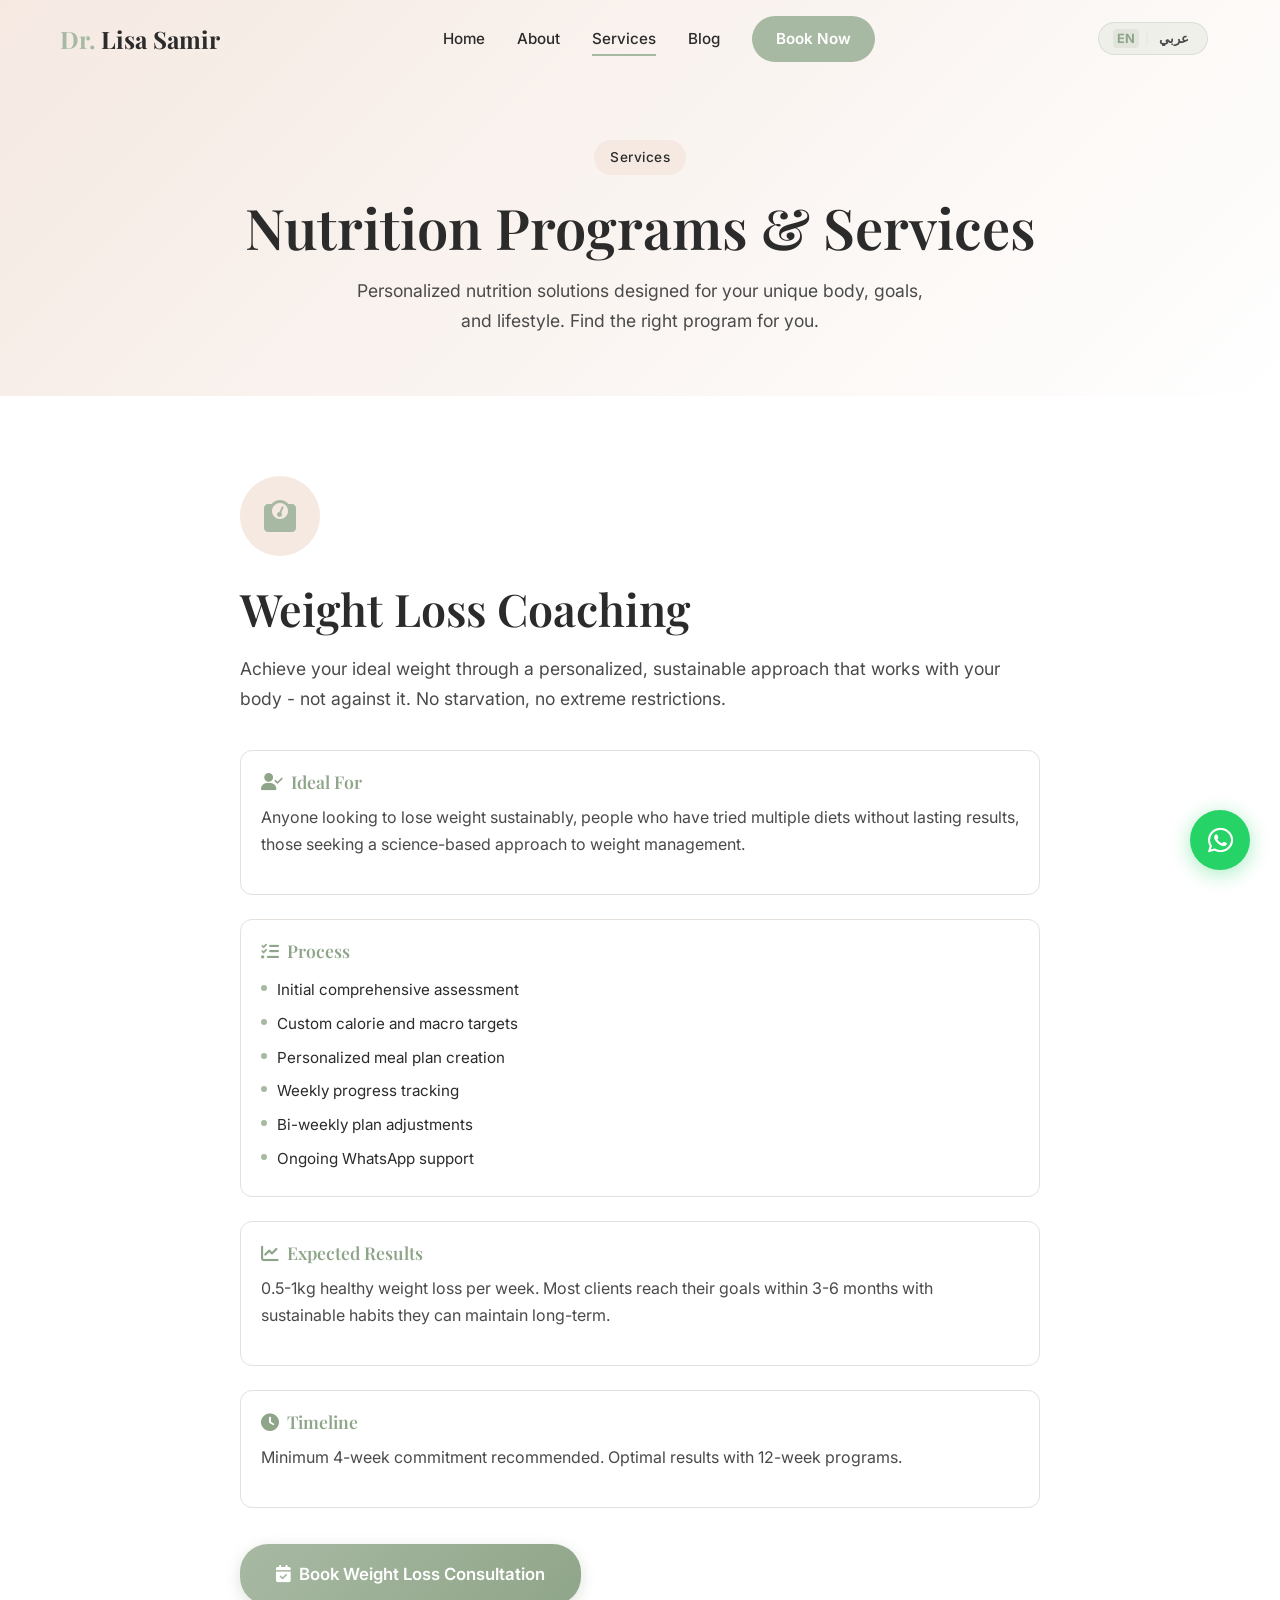
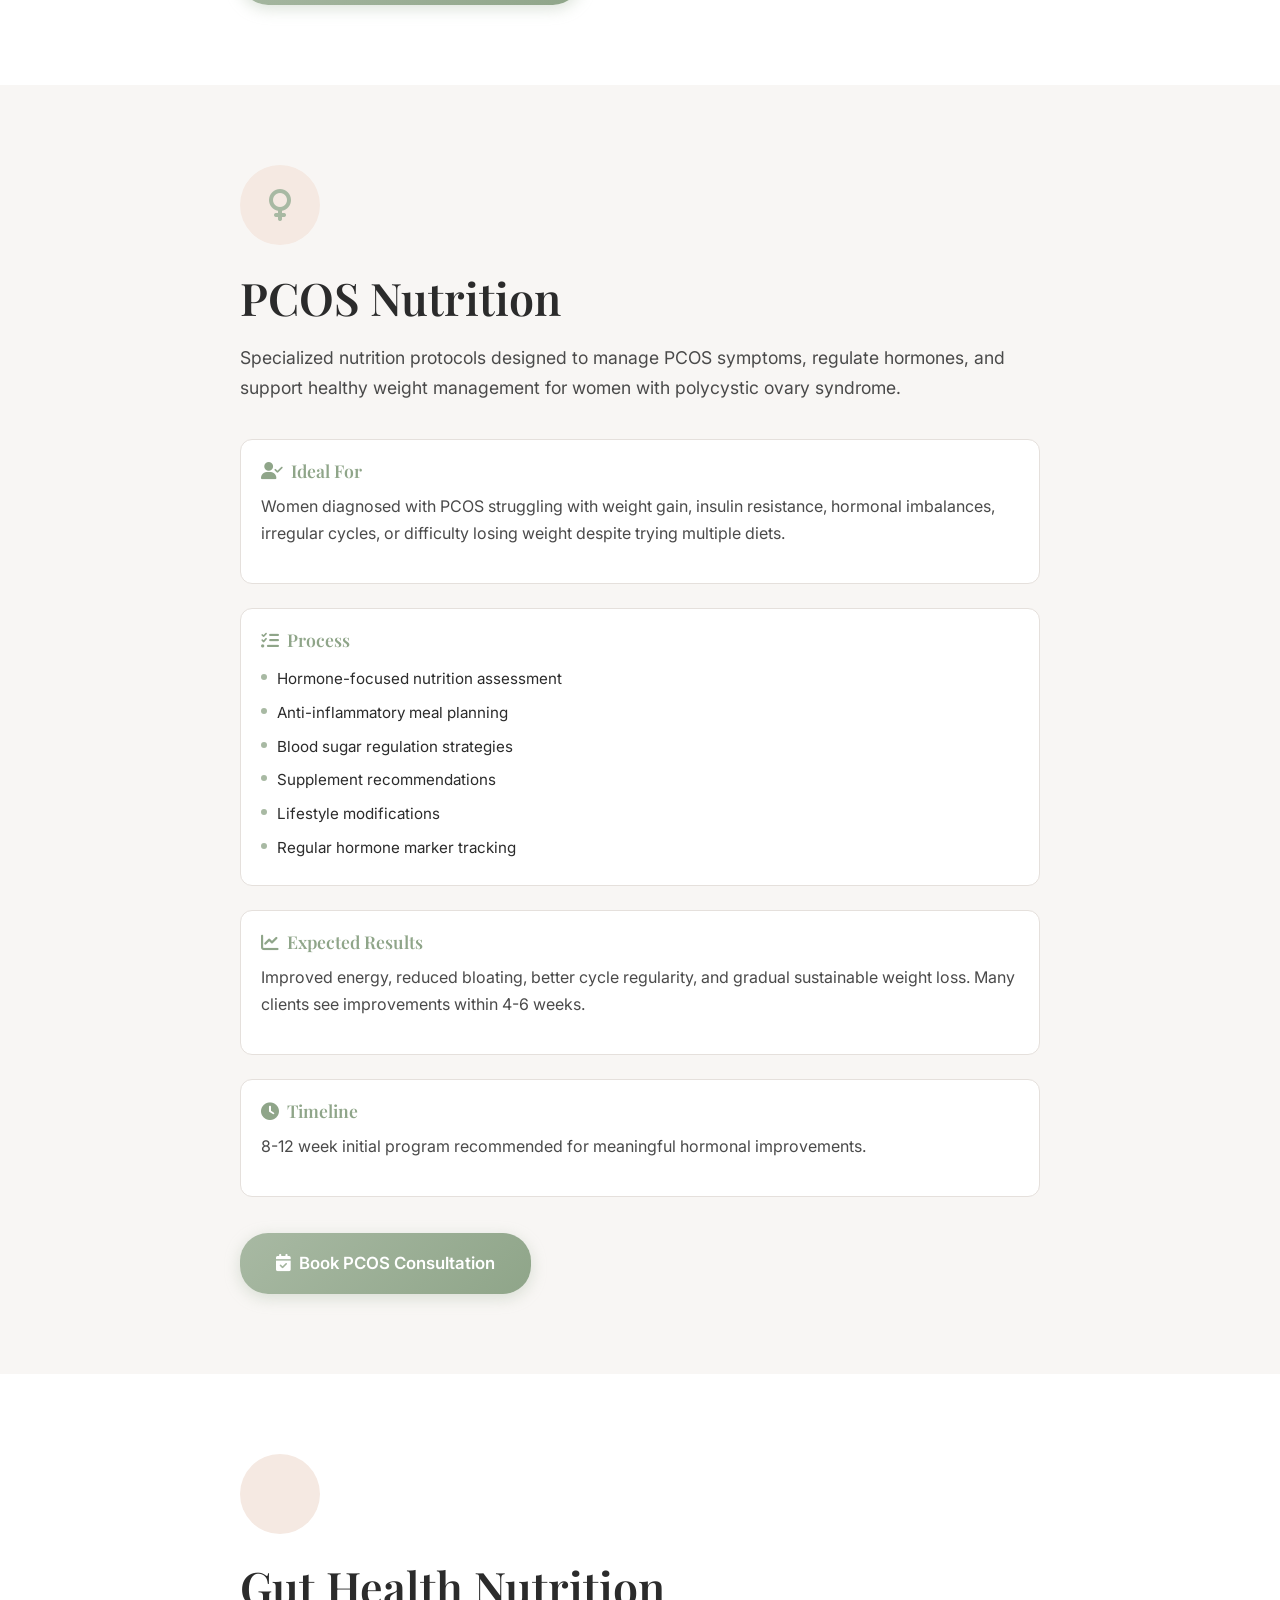
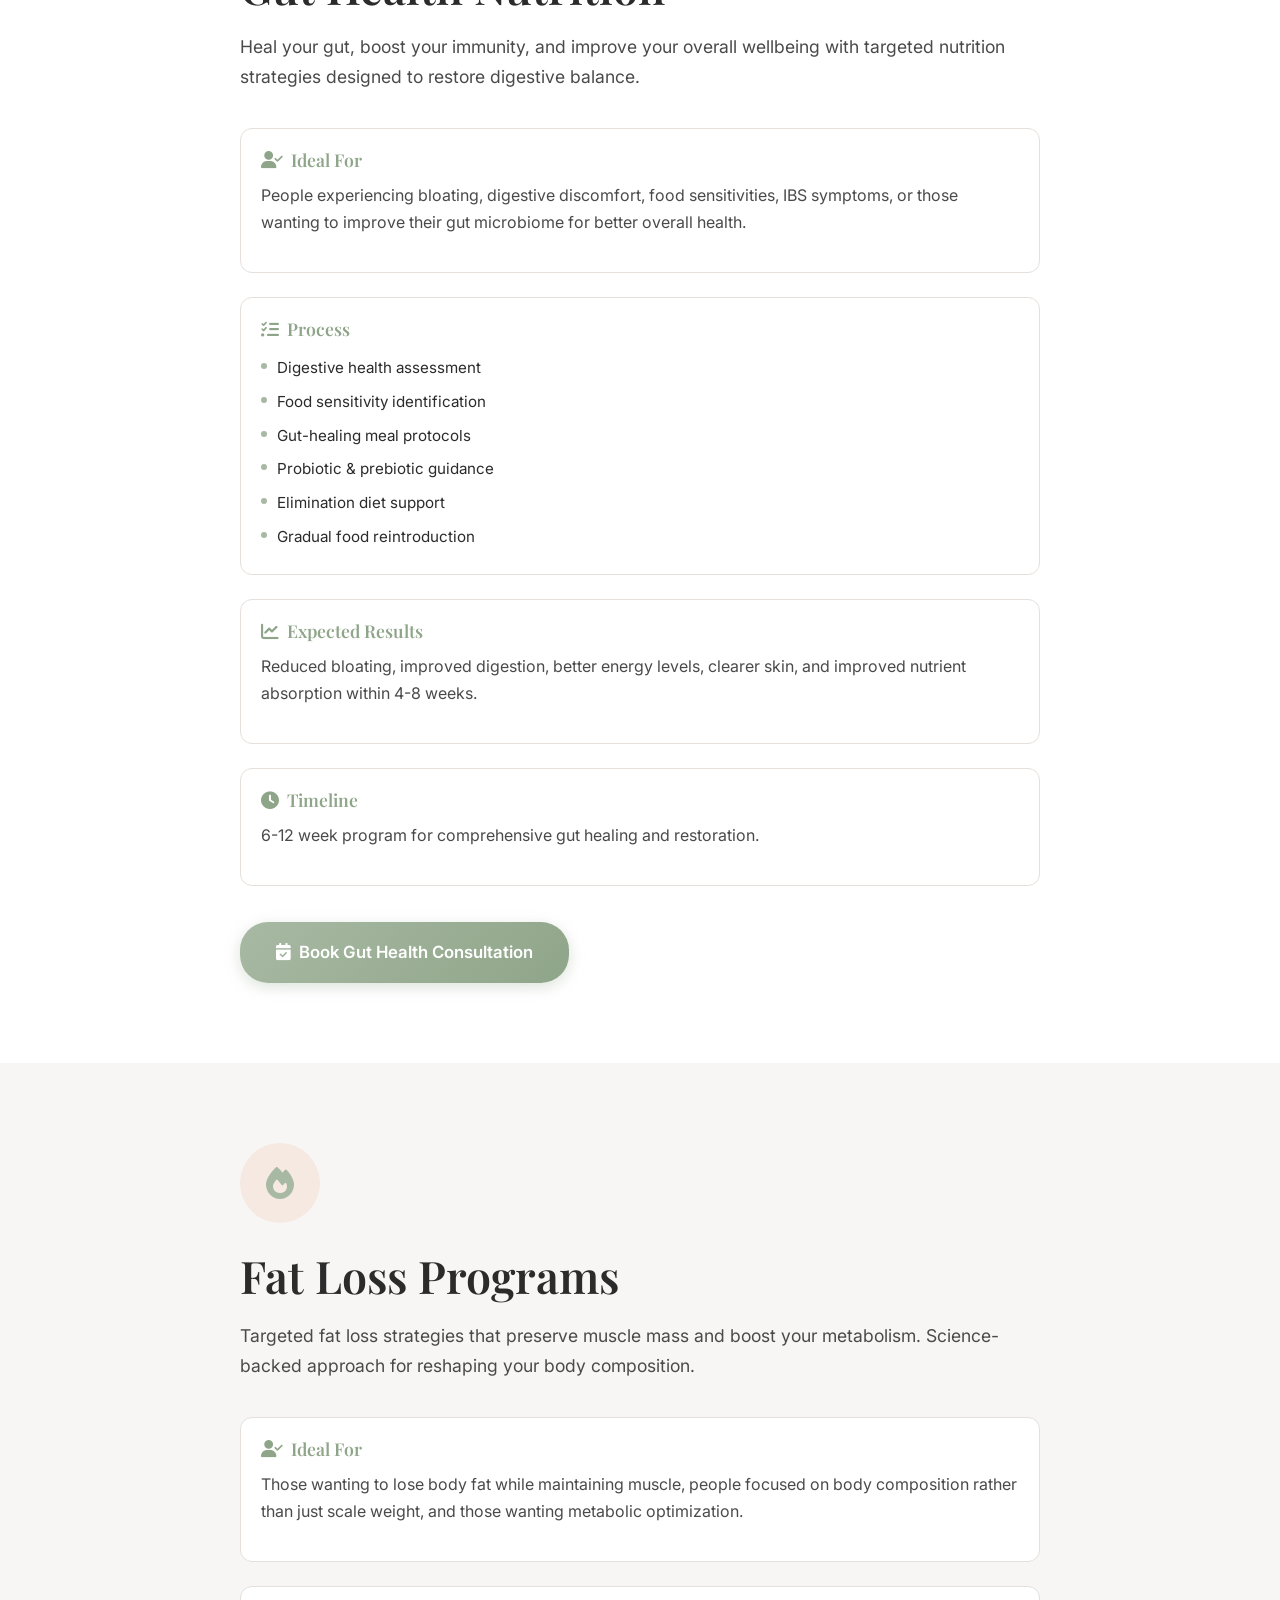
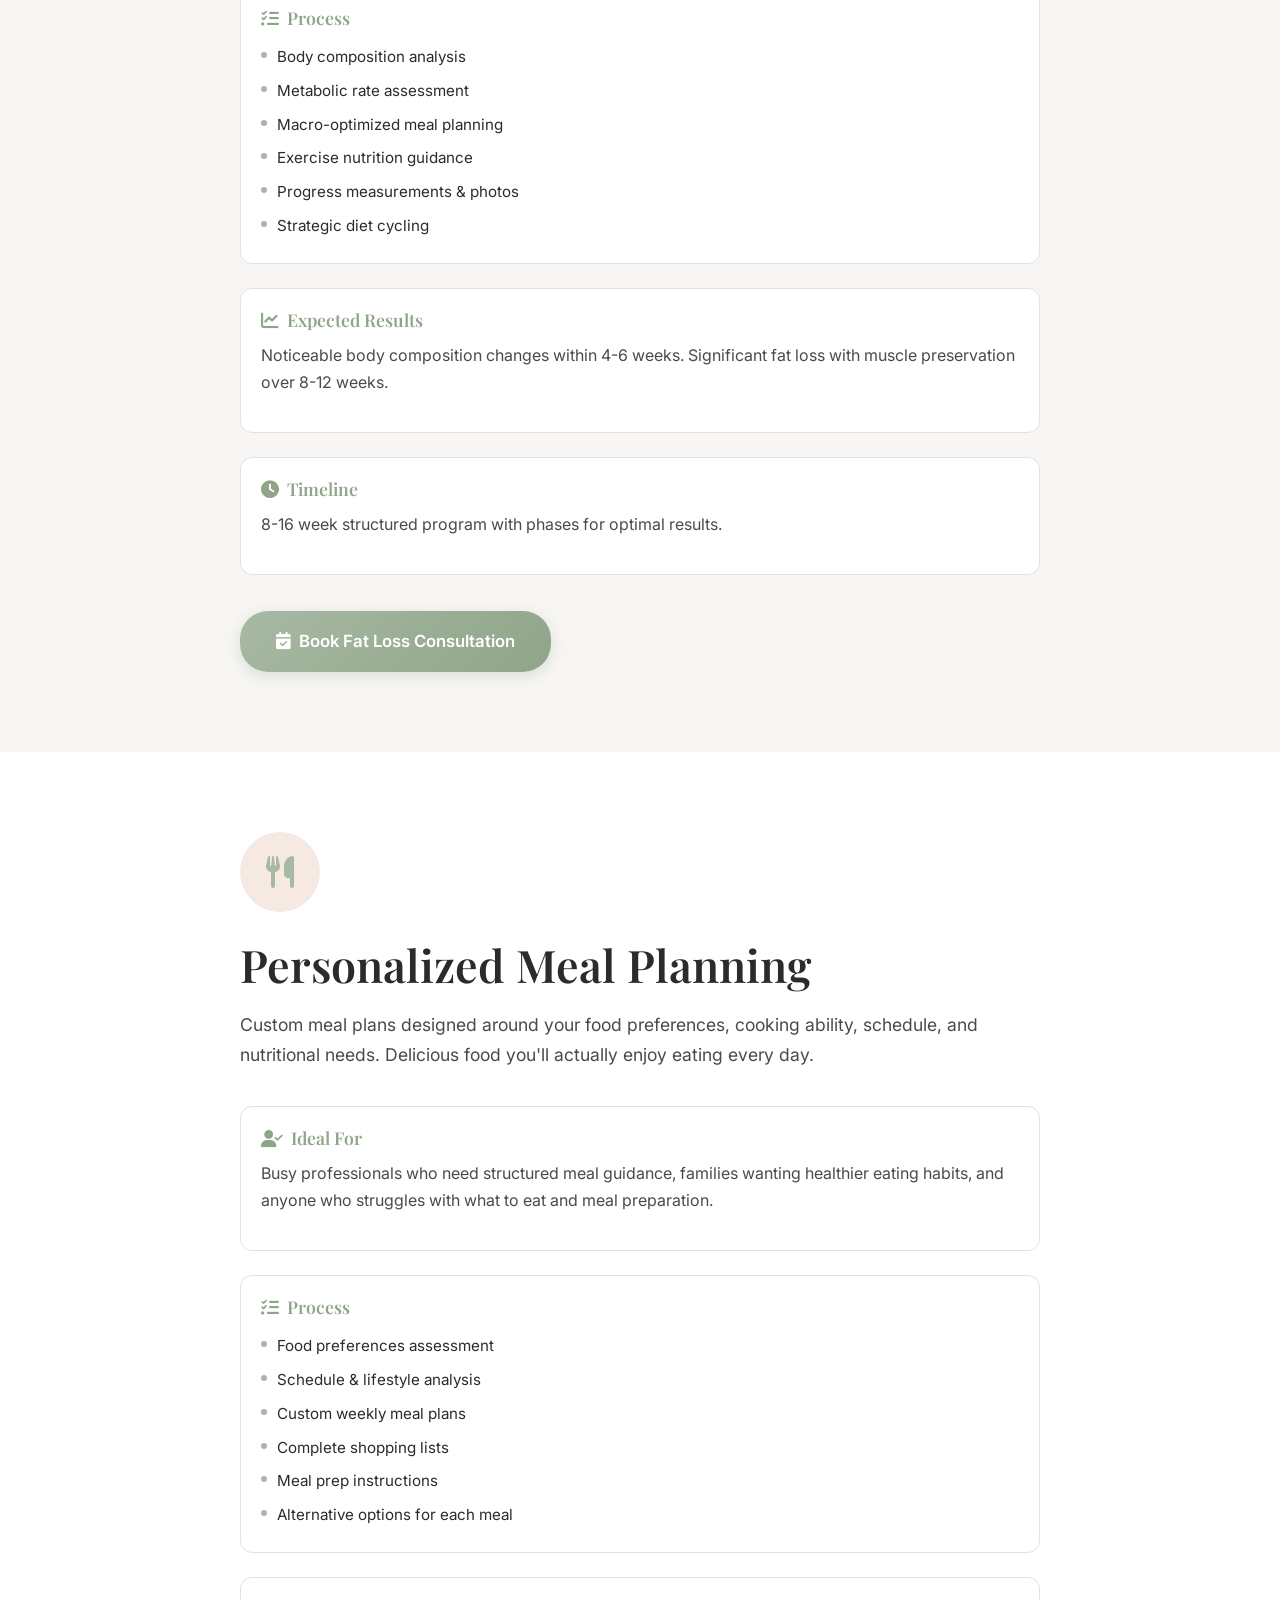
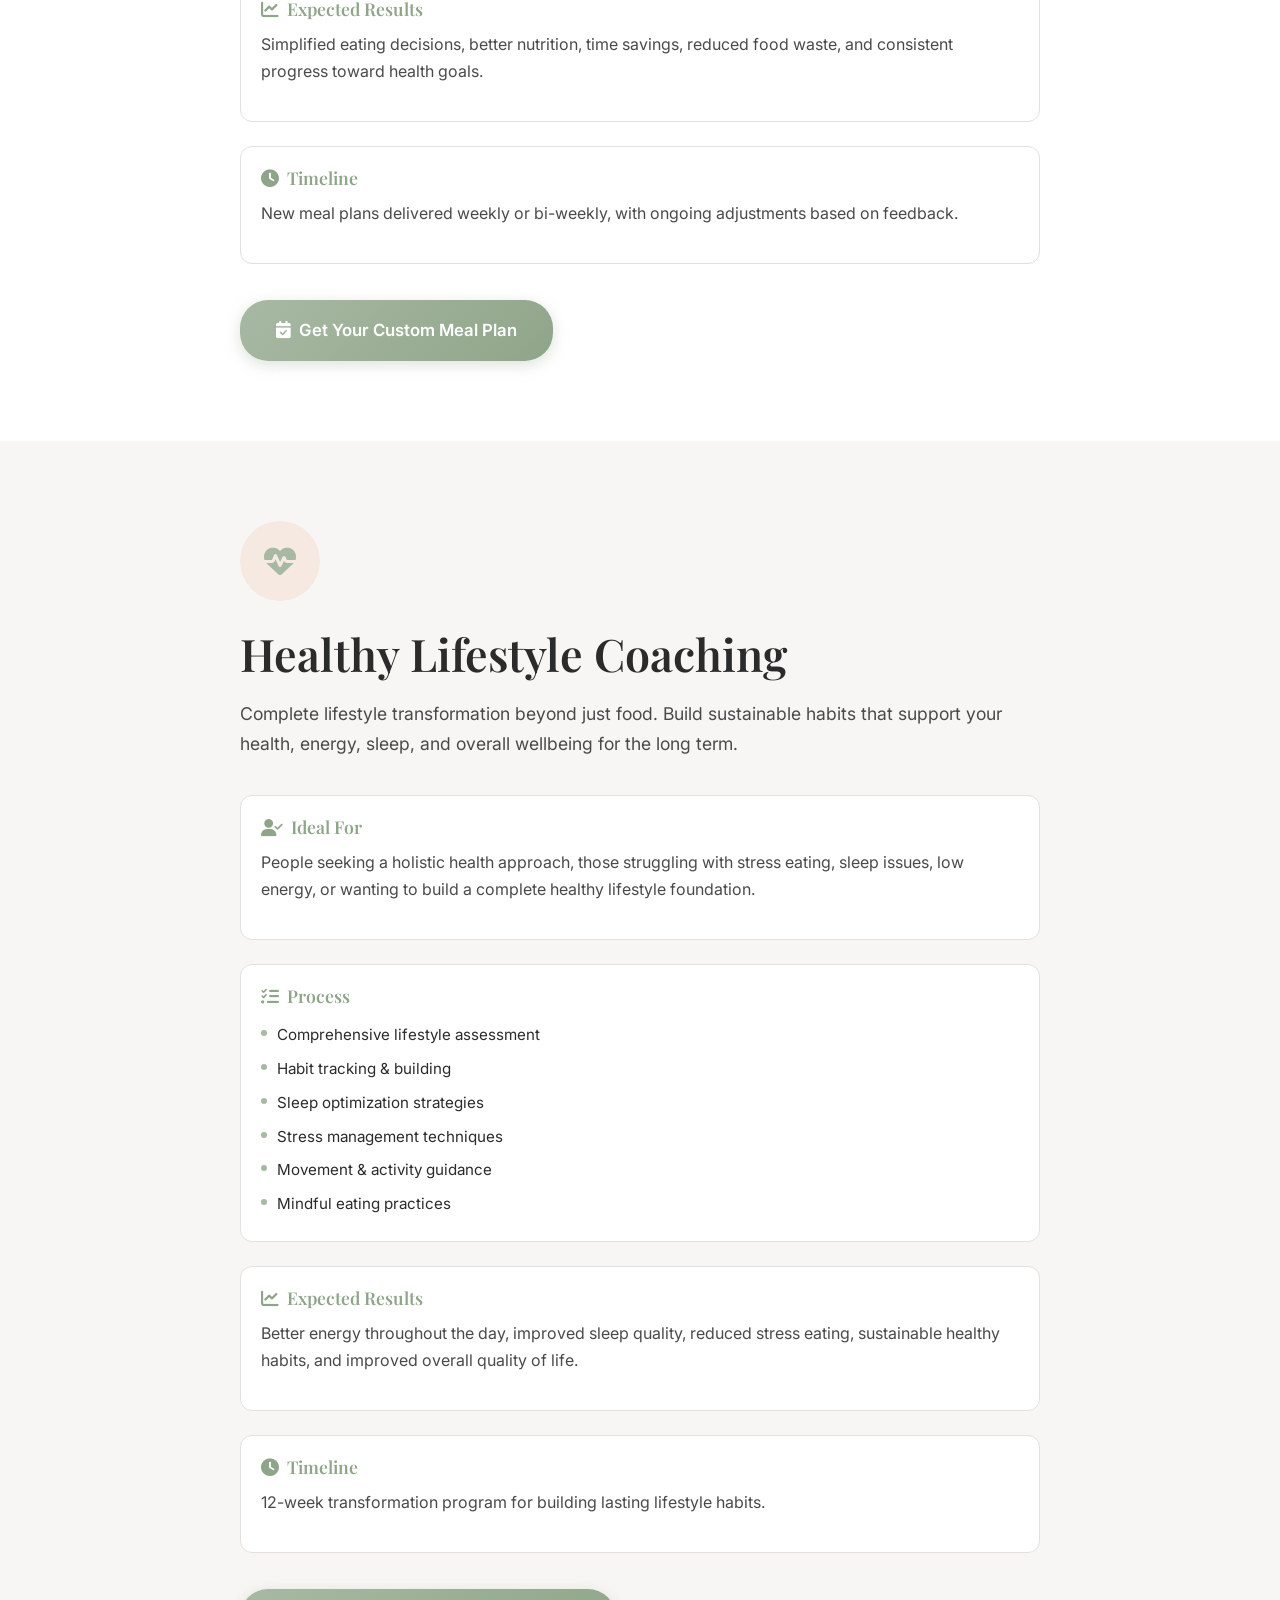
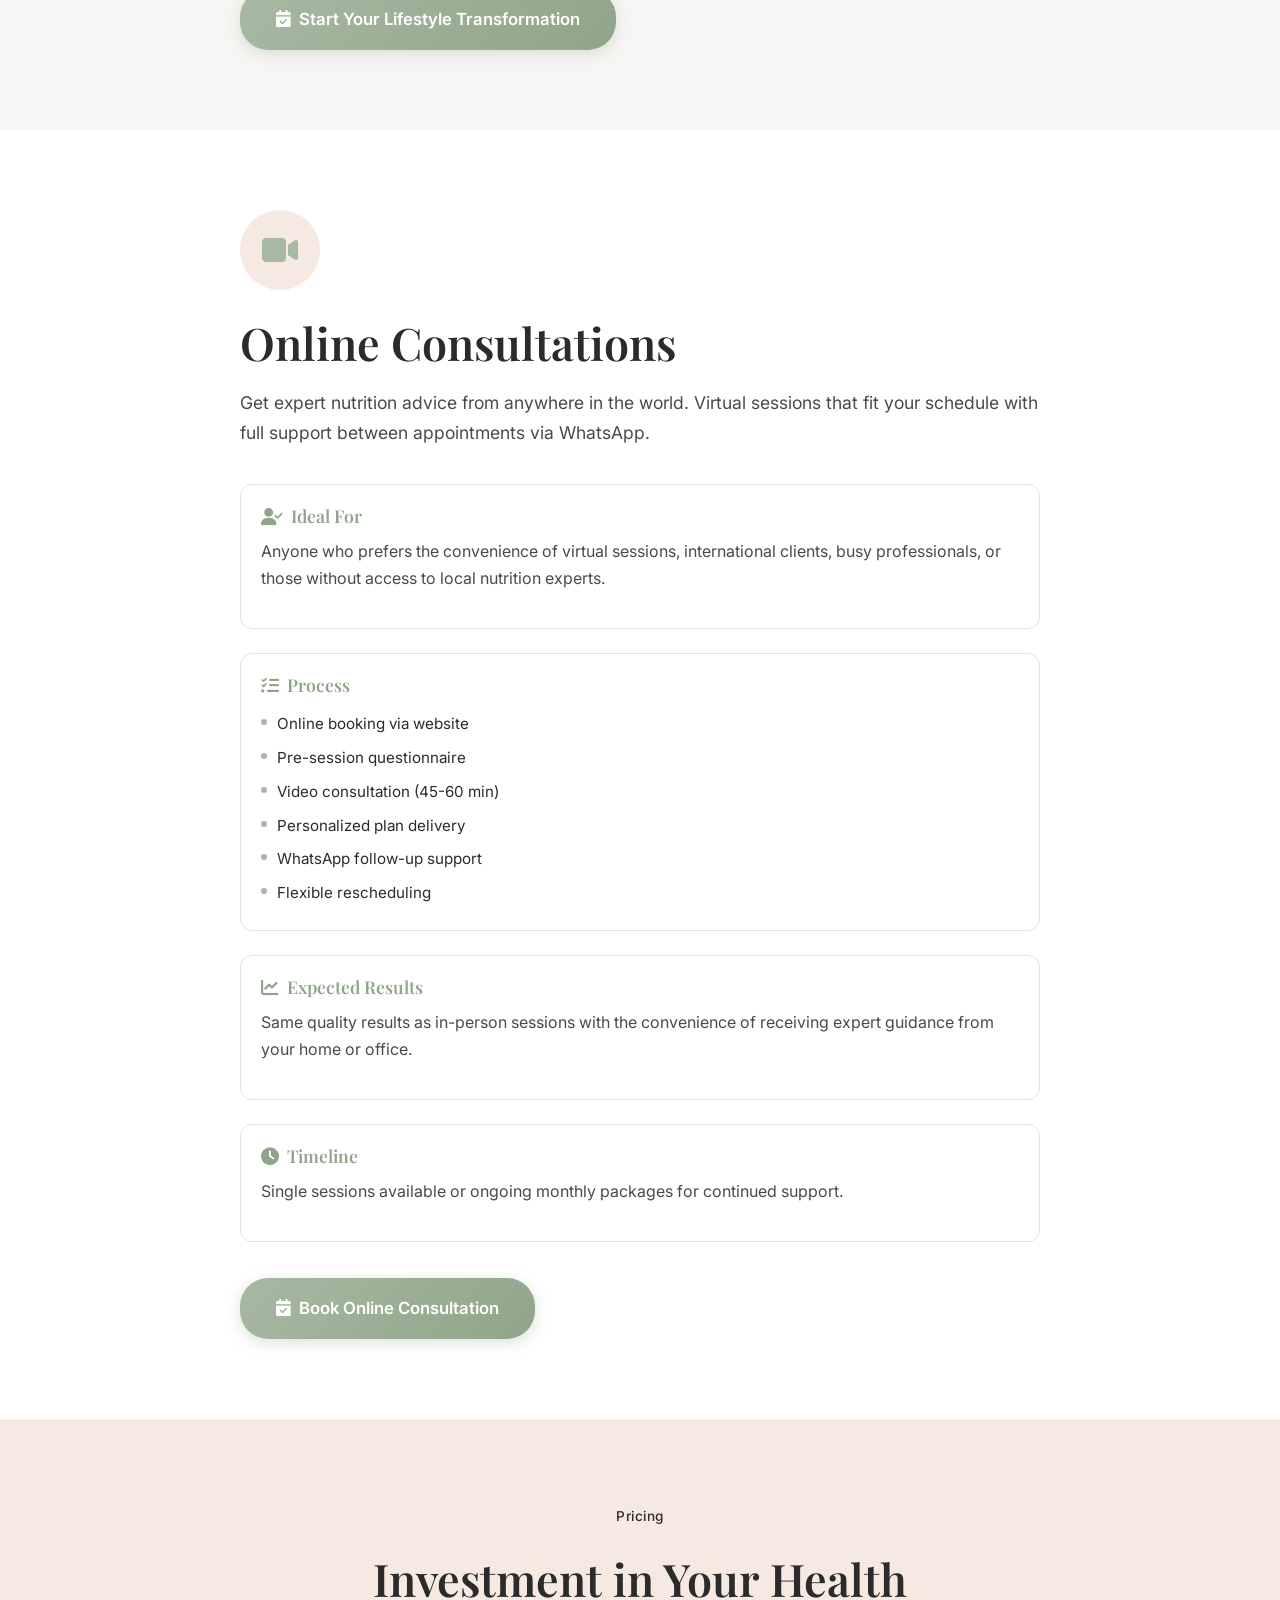
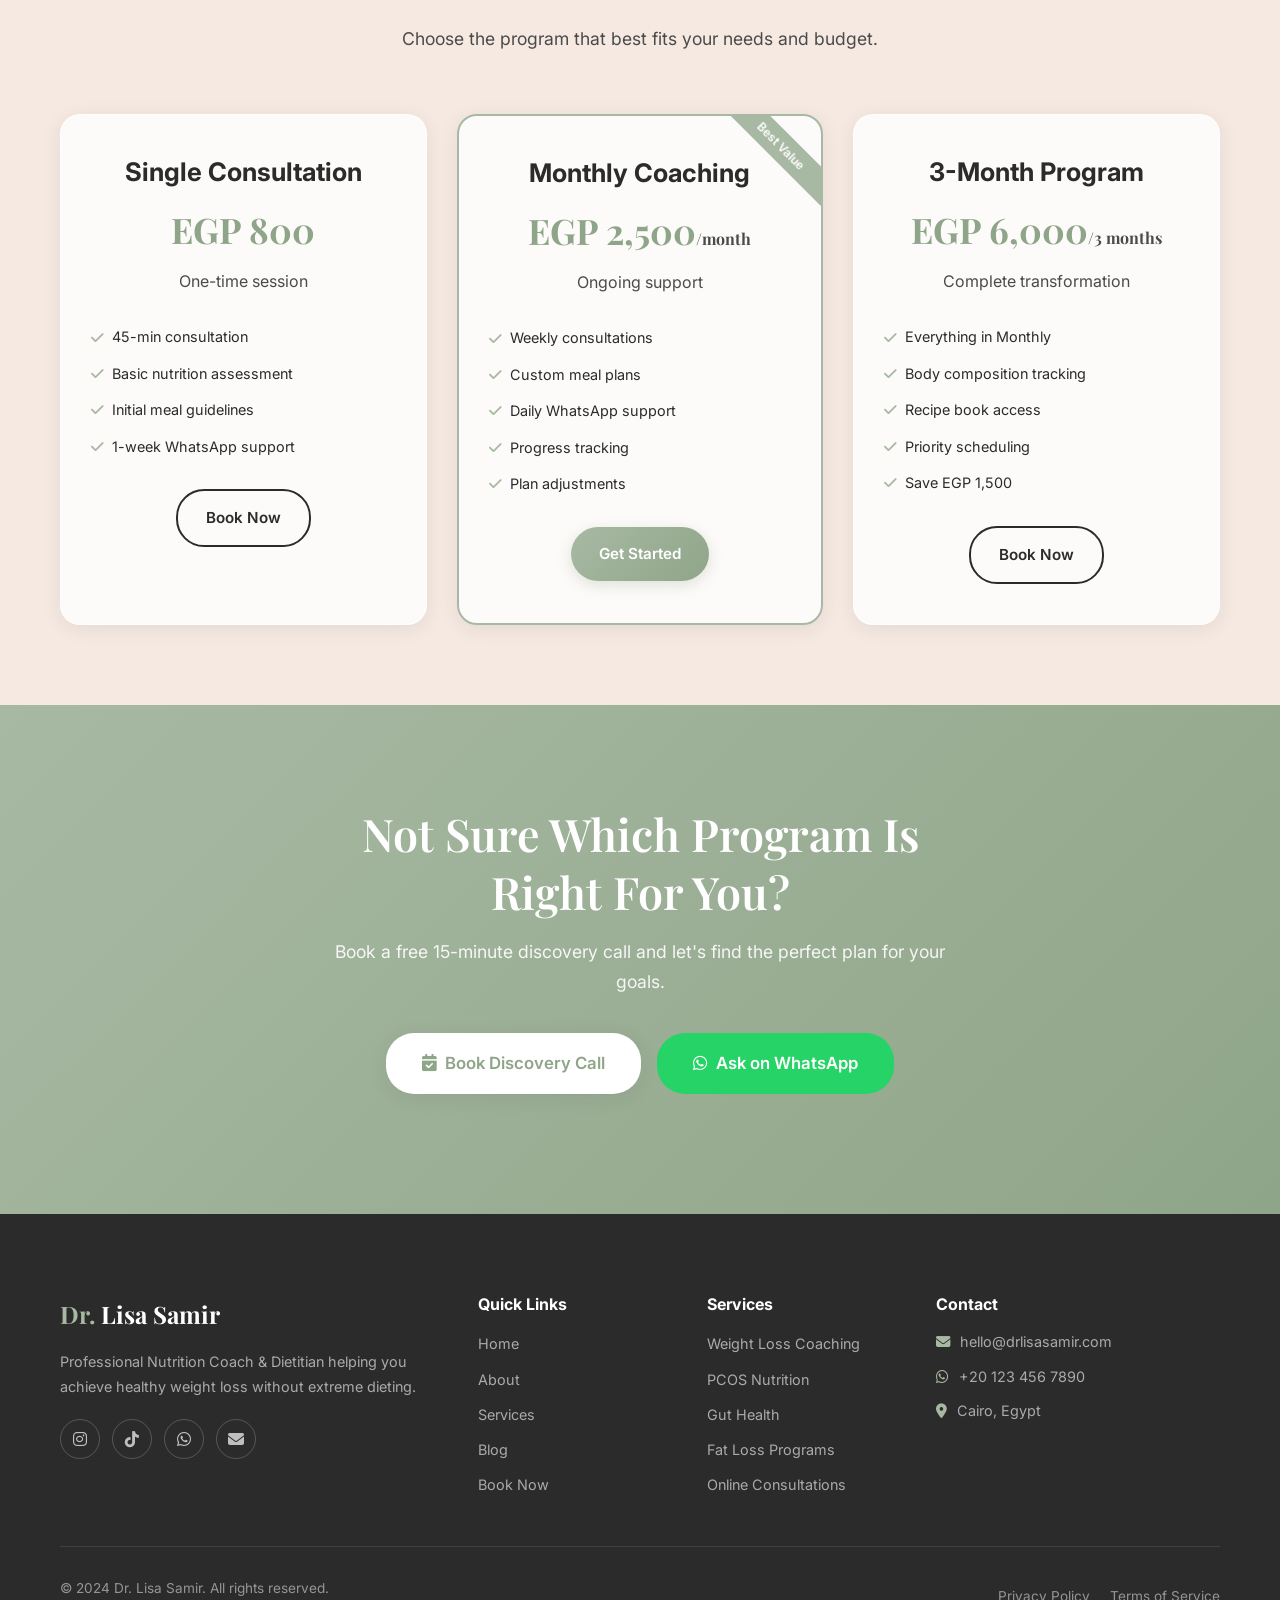
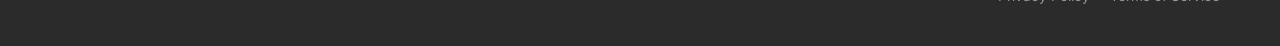
<file: services.html>
<!DOCTYPE html>
<html lang="en">
<head>
    <meta charset="UTF-8">
    <meta name="viewport" content="width=device-width, initial-scale=1.0">
    <meta name="description" content="Explore Dr. Lisa Samir's nutrition coaching services - Weight Loss, PCOS Nutrition, Gut Health, Fat Loss, Meal Planning, and Online Consultations.">
    <title>Services | Dr. Lisa Samir - Nutrition Coach & Dietitian</title>
    <link rel="preconnect" href="https://fonts.googleapis.com">
    <link rel="preconnect" href="https://fonts.gstatic.com" crossorigin>
    <link href="https://fonts.googleapis.com/css2?family=Inter:wght@300;400;500;600;700;800&family=Playfair+Display:ital,wght@0,400;0,500;0,600;0,700;1,400;1,500&family=Cairo:wght@300;400;500;600;700;800&display=swap" rel="stylesheet">
    <link rel="stylesheet" href="https://cdnjs.cloudflare.com/ajax/libs/font-awesome/6.5.0/css/all.min.css">
    <link rel="stylesheet" href="css/style.css">
</head>
<body>
    <!-- WhatsApp Floating Button -->
    <a href="https://wa.me/+201234567890" class="whatsapp-float" target="_blank" aria-label="Chat on WhatsApp">
        <i class="fab fa-whatsapp"></i>
    </a>

    <!-- Navigation -->
    <nav class="navbar" id="navbar">
        <div class="nav-container">
            <a href="index.html" class="nav-logo">
                <span class="logo-dr">Dr.</span> Lisa Samir
            </a>
            <div class="nav-menu" id="nav-menu">
                <a href="index.html" class="nav-link" data-i18n="nav_home">Home</a>
                <a href="about.html" class="nav-link" data-i18n="nav_about">About</a>
                <a href="services.html" class="nav-link active" data-i18n="nav_services">Services</a>
                <a href="blog.html" class="nav-link" data-i18n="nav_blog">Blog</a>
                <a href="booking.html" class="nav-link nav-cta" data-i18n="nav_book">Book Now</a>
            </div>
            <button class="lang-toggle" id="lang-toggle" aria-label="Switch language">
                <span class="lang-option active" data-lang="en">EN</span>
                <span class="lang-separator">|</span>
                <span class="lang-option" data-lang="ar">عربي</span>
            </button>
            <button class="nav-toggle" id="nav-toggle" aria-label="Toggle menu">
                <span></span>
                <span></span>
                <span></span>
            </button>
        </div>
    </nav>

    <!-- Page Hero -->
    <section class="page-hero">
        <div class="container">
            <span class="section-badge">Services</span>
            <h1 class="page-hero-title">Nutrition Programs & Services</h1>
            <p class="page-hero-subtitle">Personalized nutrition solutions designed for your unique body, goals, and lifestyle. Find the right program for you.</p>
        </div>
    </section>

    <!-- Service: Weight Loss -->
    <section class="service-detail" id="weight-loss">
        <div class="container">
            <div class="service-detail-grid">
                <div class="service-detail-content">
                    <div class="service-detail-icon"><i class="fas fa-weight-scale"></i></div>
                    <h2>Weight Loss Coaching</h2>
                    <p class="service-detail-intro">Achieve your ideal weight through a personalized, sustainable approach that works with your body - not against it. No starvation, no extreme restrictions.</p>
                    <div class="service-detail-sections">
                        <div class="detail-block">
                            <h4><i class="fas fa-user-check"></i> Ideal For</h4>
                            <p>Anyone looking to lose weight sustainably, people who have tried multiple diets without lasting results, those seeking a science-based approach to weight management.</p>
                        </div>
                        <div class="detail-block">
                            <h4><i class="fas fa-list-check"></i> Process</h4>
                            <ul>
                                <li>Initial comprehensive assessment</li>
                                <li>Custom calorie and macro targets</li>
                                <li>Personalized meal plan creation</li>
                                <li>Weekly progress tracking</li>
                                <li>Bi-weekly plan adjustments</li>
                                <li>Ongoing WhatsApp support</li>
                            </ul>
                        </div>
                        <div class="detail-block">
                            <h4><i class="fas fa-chart-line"></i> Expected Results</h4>
                            <p>0.5-1kg healthy weight loss per week. Most clients reach their goals within 3-6 months with sustainable habits they can maintain long-term.</p>
                        </div>
                        <div class="detail-block">
                            <h4><i class="fas fa-clock"></i> Timeline</h4>
                            <p>Minimum 4-week commitment recommended. Optimal results with 12-week programs.</p>
                        </div>
                    </div>
                    <a href="booking.html" class="btn btn-primary btn-lg"><i class="fas fa-calendar-check"></i> Book Weight Loss Consultation</a>
                </div>
            </div>
        </div>
    </section>

    <!-- Service: PCOS Nutrition -->
    <section class="service-detail alt-bg" id="pcos">
        <div class="container">
            <div class="service-detail-grid">
                <div class="service-detail-content">
                    <div class="service-detail-icon"><i class="fas fa-venus"></i></div>
                    <h2>PCOS Nutrition</h2>
                    <p class="service-detail-intro">Specialized nutrition protocols designed to manage PCOS symptoms, regulate hormones, and support healthy weight management for women with polycystic ovary syndrome.</p>
                    <div class="service-detail-sections">
                        <div class="detail-block">
                            <h4><i class="fas fa-user-check"></i> Ideal For</h4>
                            <p>Women diagnosed with PCOS struggling with weight gain, insulin resistance, hormonal imbalances, irregular cycles, or difficulty losing weight despite trying multiple diets.</p>
                        </div>
                        <div class="detail-block">
                            <h4><i class="fas fa-list-check"></i> Process</h4>
                            <ul>
                                <li>Hormone-focused nutrition assessment</li>
                                <li>Anti-inflammatory meal planning</li>
                                <li>Blood sugar regulation strategies</li>
                                <li>Supplement recommendations</li>
                                <li>Lifestyle modifications</li>
                                <li>Regular hormone marker tracking</li>
                            </ul>
                        </div>
                        <div class="detail-block">
                            <h4><i class="fas fa-chart-line"></i> Expected Results</h4>
                            <p>Improved energy, reduced bloating, better cycle regularity, and gradual sustainable weight loss. Many clients see improvements within 4-6 weeks.</p>
                        </div>
                        <div class="detail-block">
                            <h4><i class="fas fa-clock"></i> Timeline</h4>
                            <p>8-12 week initial program recommended for meaningful hormonal improvements.</p>
                        </div>
                    </div>
                    <a href="booking.html" class="btn btn-primary btn-lg"><i class="fas fa-calendar-check"></i> Book PCOS Consultation</a>
                </div>
            </div>
        </div>
    </section>
    <!-- Service: Gut Health -->
    <section class="service-detail" id="gut-health">
        <div class="container">
            <div class="service-detail-grid">
                <div class="service-detail-content">
                    <div class="service-detail-icon"><i class="fas fa-stomach"></i></div>
                    <h2>Gut Health Nutrition</h2>
                    <p class="service-detail-intro">Heal your gut, boost your immunity, and improve your overall wellbeing with targeted nutrition strategies designed to restore digestive balance.</p>
                    <div class="service-detail-sections">
                        <div class="detail-block">
                            <h4><i class="fas fa-user-check"></i> Ideal For</h4>
                            <p>People experiencing bloating, digestive discomfort, food sensitivities, IBS symptoms, or those wanting to improve their gut microbiome for better overall health.</p>
                        </div>
                        <div class="detail-block">
                            <h4><i class="fas fa-list-check"></i> Process</h4>
                            <ul>
                                <li>Digestive health assessment</li>
                                <li>Food sensitivity identification</li>
                                <li>Gut-healing meal protocols</li>
                                <li>Probiotic & prebiotic guidance</li>
                                <li>Elimination diet support</li>
                                <li>Gradual food reintroduction</li>
                            </ul>
                        </div>
                        <div class="detail-block">
                            <h4><i class="fas fa-chart-line"></i> Expected Results</h4>
                            <p>Reduced bloating, improved digestion, better energy levels, clearer skin, and improved nutrient absorption within 4-8 weeks.</p>
                        </div>
                        <div class="detail-block">
                            <h4><i class="fas fa-clock"></i> Timeline</h4>
                            <p>6-12 week program for comprehensive gut healing and restoration.</p>
                        </div>
                    </div>
                    <a href="booking.html" class="btn btn-primary btn-lg"><i class="fas fa-calendar-check"></i> Book Gut Health Consultation</a>
                </div>
            </div>
        </div>
    </section>

    <!-- Service: Fat Loss -->
    <section class="service-detail alt-bg" id="fat-loss">
        <div class="container">
            <div class="service-detail-grid">
                <div class="service-detail-content">
                    <div class="service-detail-icon"><i class="fas fa-fire"></i></div>
                    <h2>Fat Loss Programs</h2>
                    <p class="service-detail-intro">Targeted fat loss strategies that preserve muscle mass and boost your metabolism. Science-backed approach for reshaping your body composition.</p>
                    <div class="service-detail-sections">
                        <div class="detail-block">
                            <h4><i class="fas fa-user-check"></i> Ideal For</h4>
                            <p>Those wanting to lose body fat while maintaining muscle, people focused on body composition rather than just scale weight, and those wanting metabolic optimization.</p>
                        </div>
                        <div class="detail-block">
                            <h4><i class="fas fa-list-check"></i> Process</h4>
                            <ul>
                                <li>Body composition analysis</li>
                                <li>Metabolic rate assessment</li>
                                <li>Macro-optimized meal planning</li>
                                <li>Exercise nutrition guidance</li>
                                <li>Progress measurements & photos</li>
                                <li>Strategic diet cycling</li>
                            </ul>
                        </div>
                        <div class="detail-block">
                            <h4><i class="fas fa-chart-line"></i> Expected Results</h4>
                            <p>Noticeable body composition changes within 4-6 weeks. Significant fat loss with muscle preservation over 8-12 weeks.</p>
                        </div>
                        <div class="detail-block">
                            <h4><i class="fas fa-clock"></i> Timeline</h4>
                            <p>8-16 week structured program with phases for optimal results.</p>
                        </div>
                    </div>
                    <a href="booking.html" class="btn btn-primary btn-lg"><i class="fas fa-calendar-check"></i> Book Fat Loss Consultation</a>
                </div>
            </div>
        </div>
    </section>

    <!-- Service: Meal Planning -->
    <section class="service-detail" id="meal-planning">
        <div class="container">
            <div class="service-detail-grid">
                <div class="service-detail-content">
                    <div class="service-detail-icon"><i class="fas fa-utensils"></i></div>
                    <h2>Personalized Meal Planning</h2>
                    <p class="service-detail-intro">Custom meal plans designed around your food preferences, cooking ability, schedule, and nutritional needs. Delicious food you'll actually enjoy eating every day.</p>
                    <div class="service-detail-sections">
                        <div class="detail-block">
                            <h4><i class="fas fa-user-check"></i> Ideal For</h4>
                            <p>Busy professionals who need structured meal guidance, families wanting healthier eating habits, and anyone who struggles with what to eat and meal preparation.</p>
                        </div>
                        <div class="detail-block">
                            <h4><i class="fas fa-list-check"></i> Process</h4>
                            <ul>
                                <li>Food preferences assessment</li>
                                <li>Schedule & lifestyle analysis</li>
                                <li>Custom weekly meal plans</li>
                                <li>Complete shopping lists</li>
                                <li>Meal prep instructions</li>
                                <li>Alternative options for each meal</li>
                            </ul>
                        </div>
                        <div class="detail-block">
                            <h4><i class="fas fa-chart-line"></i> Expected Results</h4>
                            <p>Simplified eating decisions, better nutrition, time savings, reduced food waste, and consistent progress toward health goals.</p>
                        </div>
                        <div class="detail-block">
                            <h4><i class="fas fa-clock"></i> Timeline</h4>
                            <p>New meal plans delivered weekly or bi-weekly, with ongoing adjustments based on feedback.</p>
                        </div>
                    </div>
                    <a href="booking.html" class="btn btn-primary btn-lg"><i class="fas fa-calendar-check"></i> Get Your Custom Meal Plan</a>
                </div>
            </div>
        </div>
    </section>
    <!-- Service: Lifestyle Coaching -->
    <section class="service-detail alt-bg" id="lifestyle">
        <div class="container">
            <div class="service-detail-grid">
                <div class="service-detail-content">
                    <div class="service-detail-icon"><i class="fas fa-heart-pulse"></i></div>
                    <h2>Healthy Lifestyle Coaching</h2>
                    <p class="service-detail-intro">Complete lifestyle transformation beyond just food. Build sustainable habits that support your health, energy, sleep, and overall wellbeing for the long term.</p>
                    <div class="service-detail-sections">
                        <div class="detail-block">
                            <h4><i class="fas fa-user-check"></i> Ideal For</h4>
                            <p>People seeking a holistic health approach, those struggling with stress eating, sleep issues, low energy, or wanting to build a complete healthy lifestyle foundation.</p>
                        </div>
                        <div class="detail-block">
                            <h4><i class="fas fa-list-check"></i> Process</h4>
                            <ul>
                                <li>Comprehensive lifestyle assessment</li>
                                <li>Habit tracking & building</li>
                                <li>Sleep optimization strategies</li>
                                <li>Stress management techniques</li>
                                <li>Movement & activity guidance</li>
                                <li>Mindful eating practices</li>
                            </ul>
                        </div>
                        <div class="detail-block">
                            <h4><i class="fas fa-chart-line"></i> Expected Results</h4>
                            <p>Better energy throughout the day, improved sleep quality, reduced stress eating, sustainable healthy habits, and improved overall quality of life.</p>
                        </div>
                        <div class="detail-block">
                            <h4><i class="fas fa-clock"></i> Timeline</h4>
                            <p>12-week transformation program for building lasting lifestyle habits.</p>
                        </div>
                    </div>
                    <a href="booking.html" class="btn btn-primary btn-lg"><i class="fas fa-calendar-check"></i> Start Your Lifestyle Transformation</a>
                </div>
            </div>
        </div>
    </section>

    <!-- Service: Online Consultations -->
    <section class="service-detail" id="online-consultations">
        <div class="container">
            <div class="service-detail-grid">
                <div class="service-detail-content">
                    <div class="service-detail-icon"><i class="fas fa-video"></i></div>
                    <h2>Online Consultations</h2>
                    <p class="service-detail-intro">Get expert nutrition advice from anywhere in the world. Virtual sessions that fit your schedule with full support between appointments via WhatsApp.</p>
                    <div class="service-detail-sections">
                        <div class="detail-block">
                            <h4><i class="fas fa-user-check"></i> Ideal For</h4>
                            <p>Anyone who prefers the convenience of virtual sessions, international clients, busy professionals, or those without access to local nutrition experts.</p>
                        </div>
                        <div class="detail-block">
                            <h4><i class="fas fa-list-check"></i> Process</h4>
                            <ul>
                                <li>Online booking via website</li>
                                <li>Pre-session questionnaire</li>
                                <li>Video consultation (45-60 min)</li>
                                <li>Personalized plan delivery</li>
                                <li>WhatsApp follow-up support</li>
                                <li>Flexible rescheduling</li>
                            </ul>
                        </div>
                        <div class="detail-block">
                            <h4><i class="fas fa-chart-line"></i> Expected Results</h4>
                            <p>Same quality results as in-person sessions with the convenience of receiving expert guidance from your home or office.</p>
                        </div>
                        <div class="detail-block">
                            <h4><i class="fas fa-clock"></i> Timeline</h4>
                            <p>Single sessions available or ongoing monthly packages for continued support.</p>
                        </div>
                    </div>
                    <a href="booking.html" class="btn btn-primary btn-lg"><i class="fas fa-calendar-check"></i> Book Online Consultation</a>
                </div>
            </div>
        </div>
    </section>

    <!-- Pricing Overview -->
    <section class="pricing-overview">
        <div class="container">
            <div class="section-header">
                <span class="section-badge">Pricing</span>
                <h2 class="section-title">Investment in Your Health</h2>
                <p class="section-subtitle">Choose the program that best fits your needs and budget.</p>
            </div>
            <div class="pricing-grid">
                <div class="pricing-card glass-card">
                    <h3>Single Consultation</h3>
                    <div class="pricing-amount">EGP 800</div>
                    <p>One-time session</p>
                    <ul>
                        <li><i class="fas fa-check"></i> 45-min consultation</li>
                        <li><i class="fas fa-check"></i> Basic nutrition assessment</li>
                        <li><i class="fas fa-check"></i> Initial meal guidelines</li>
                        <li><i class="fas fa-check"></i> 1-week WhatsApp support</li>
                    </ul>
                    <a href="booking.html" class="btn btn-outline">Book Now</a>
                </div>
                <div class="pricing-card glass-card featured">
                    <div class="featured-badge">Best Value</div>
                    <h3>Monthly Coaching</h3>
                    <div class="pricing-amount">EGP 2,500<span>/month</span></div>
                    <p>Ongoing support</p>
                    <ul>
                        <li><i class="fas fa-check"></i> Weekly consultations</li>
                        <li><i class="fas fa-check"></i> Custom meal plans</li>
                        <li><i class="fas fa-check"></i> Daily WhatsApp support</li>
                        <li><i class="fas fa-check"></i> Progress tracking</li>
                        <li><i class="fas fa-check"></i> Plan adjustments</li>
                    </ul>
                    <a href="booking.html" class="btn btn-primary">Get Started</a>
                </div>
                <div class="pricing-card glass-card">
                    <h3>3-Month Program</h3>
                    <div class="pricing-amount">EGP 6,000<span>/3 months</span></div>
                    <p>Complete transformation</p>
                    <ul>
                        <li><i class="fas fa-check"></i> Everything in Monthly</li>
                        <li><i class="fas fa-check"></i> Body composition tracking</li>
                        <li><i class="fas fa-check"></i> Recipe book access</li>
                        <li><i class="fas fa-check"></i> Priority scheduling</li>
                        <li><i class="fas fa-check"></i> Save EGP 1,500</li>
                    </ul>
                    <a href="booking.html" class="btn btn-outline">Book Now</a>
                </div>
            </div>
        </div>
    </section>

    <!-- CTA Section -->
    <section class="final-cta">
        <div class="container">
            <div class="cta-content">
                <h2 class="cta-title">Not Sure Which Program Is Right For You?</h2>
                <p class="cta-subtitle">Book a free 15-minute discovery call and let's find the perfect plan for your goals.</p>
                <div class="cta-buttons">
                    <a href="booking.html" class="btn btn-primary btn-lg"><i class="fas fa-calendar-check"></i> Book Discovery Call</a>
                    <a href="https://wa.me/+201234567890" class="btn btn-whatsapp btn-lg" target="_blank"><i class="fab fa-whatsapp"></i> Ask on WhatsApp</a>
                </div>
            </div>
        </div>
    </section>

    <!-- Footer -->
    <footer class="footer">
        <div class="container">
            <div class="footer-grid">
                <div class="footer-brand">
                    <a href="index.html" class="footer-logo"><span class="logo-dr">Dr.</span> Lisa Samir</a>
                    <p>Professional Nutrition Coach & Dietitian helping you achieve healthy weight loss without extreme dieting.</p>
                    <div class="footer-social">
                        <a href="https://instagram.com" target="_blank" aria-label="Instagram"><i class="fab fa-instagram"></i></a>
                        <a href="https://tiktok.com" target="_blank" aria-label="TikTok"><i class="fab fa-tiktok"></i></a>
                        <a href="https://wa.me/+201234567890" target="_blank" aria-label="WhatsApp"><i class="fab fa-whatsapp"></i></a>
                        <a href="mailto:hello@drlisasamir.com" aria-label="Email"><i class="fas fa-envelope"></i></a>
                    </div>
                </div>
                <div class="footer-links">
                    <h4>Quick Links</h4>
                    <ul>
                        <li><a href="index.html">Home</a></li>
                        <li><a href="about.html">About</a></li>
                        <li><a href="services.html">Services</a></li>
                        <li><a href="blog.html">Blog</a></li>
                        <li><a href="booking.html">Book Now</a></li>
                    </ul>
                </div>
                <div class="footer-links">
                    <h4>Services</h4>
                    <ul>
                        <li><a href="#weight-loss">Weight Loss Coaching</a></li>
                        <li><a href="#pcos">PCOS Nutrition</a></li>
                        <li><a href="#gut-health">Gut Health</a></li>
                        <li><a href="#fat-loss">Fat Loss Programs</a></li>
                        <li><a href="#online-consultations">Online Consultations</a></li>
                    </ul>
                </div>
                <div class="footer-contact">
                    <h4>Contact</h4>
                    <ul>
                        <li><i class="fas fa-envelope"></i> hello@drlisasamir.com</li>
                        <li><i class="fab fa-whatsapp"></i> +20 123 456 7890</li>
                        <li><i class="fas fa-map-marker-alt"></i> Cairo, Egypt</li>
                    </ul>
                </div>
            </div>
            <div class="footer-bottom">
                <p>&copy; 2024 Dr. Lisa Samir. All rights reserved.</p>
                <div class="footer-bottom-links">
                    <a href="#">Privacy Policy</a>
                    <a href="#">Terms of Service</a>
                </div>
            </div>
        </div>
    </footer>

    <script src="js/translations.js"></script>
    <script src="js/lang-switcher.js"></script>
    <script src="js/main.js"></script>
</body>
</html>
</file>
<file: css/style.css>
/* ============================================
   DR. LISA SAMIR - PREMIUM WELLNESS WEBSITE
   Color Palette:
   - Soft Beige: #F5E9E2
   - Warm White: #FFFFFF
   - Sage Green: #A8B9A3
   - Nude Peach: #E8C6B0
   - Soft Sand: #D8C3B5
   - Charcoal Text: #2B2B2B
   ============================================ */

/* ============ CSS VARIABLES ============ */
:root {
    --beige: #F5E9E2;
    --white: #FFFFFF;
    --sage: #A8B9A3;
    --sage-dark: #8FA589;
    --peach: #E8C6B0;
    --sand: #D8C3B5;
    --charcoal: #2B2B2B;
    --charcoal-light: #4A4A4A;
    --gray-light: #F8F6F4;
    --gray-medium: #E5E0DC;
    --shadow-sm: 0 2px 8px rgba(43, 43, 43, 0.06);
    --shadow-md: 0 4px 20px rgba(43, 43, 43, 0.08);
    --shadow-lg: 0 8px 40px rgba(43, 43, 43, 0.12);
    --shadow-xl: 0 16px 60px rgba(43, 43, 43, 0.15);
    --radius-sm: 8px;
    --radius-md: 12px;
    --radius-lg: 20px;
    --radius-xl: 28px;
    --transition: all 0.3s cubic-bezier(0.4, 0, 0.2, 1);
    --transition-slow: all 0.6s cubic-bezier(0.4, 0, 0.2, 1);
    --font-primary: 'Inter', -apple-system, BlinkMacSystemFont, sans-serif;
    --font-display: 'Playfair Display', Georgia, serif;
}

/* ============ RESET & BASE ============ */
*, *::before, *::after {
    margin: 0;
    padding: 0;
    box-sizing: border-box;
}

html {
    scroll-behavior: smooth;
    font-size: 16px;
}

body {
    font-family: var(--font-primary);
    color: var(--charcoal);
    background: var(--white);
    line-height: 1.7;
    overflow-x: hidden;
    -webkit-font-smoothing: antialiased;
}

img {
    max-width: 100%;
    height: auto;
    display: block;
}

a {
    text-decoration: none;
    color: inherit;
    transition: var(--transition);
}

ul {
    list-style: none;
}

.container {
    max-width: 1200px;
    margin: 0 auto;
    padding: 0 20px;
}

/* ============ TYPOGRAPHY ============ */
h1, h2, h3, h4, h5, h6 {
    font-family: var(--font-display);
    font-weight: 600;
    line-height: 1.3;
    color: var(--charcoal);
}

h1 { font-size: clamp(2.2rem, 5vw, 3.5rem); }
h2 { font-size: clamp(1.8rem, 4vw, 2.8rem); }
h3 { font-size: clamp(1.3rem, 2.5vw, 1.6rem); }
h4 { font-size: 1.1rem; }

p {
    color: var(--charcoal-light);
    margin-bottom: 1rem;
}


/* ============ BUTTONS ============ */
.btn {
    display: inline-flex;
    align-items: center;
    gap: 8px;
    padding: 14px 28px;
    border-radius: var(--radius-xl);
    font-family: var(--font-primary);
    font-weight: 600;
    font-size: 0.95rem;
    border: none;
    cursor: pointer;
    transition: var(--transition);
    text-align: center;
    justify-content: center;
    white-space: nowrap;
}

.btn-primary {
    background: linear-gradient(135deg, var(--sage), var(--sage-dark));
    color: var(--white);
    box-shadow: 0 4px 15px rgba(168, 185, 163, 0.4);
}

.btn-primary:hover {
    transform: translateY(-2px);
    box-shadow: 0 8px 25px rgba(168, 185, 163, 0.5);
}

.btn-secondary {
    background: var(--white);
    color: var(--charcoal);
    border: 2px solid var(--gray-medium);
}

.btn-secondary:hover {
    border-color: var(--sage);
    color: var(--sage-dark);
    transform: translateY(-2px);
}

.btn-outline {
    background: transparent;
    color: var(--charcoal);
    border: 2px solid var(--charcoal);
}

.btn-outline:hover {
    background: var(--charcoal);
    color: var(--white);
    transform: translateY(-2px);
}

.btn-whatsapp {
    background: #25D366;
    color: var(--white);
}

.btn-whatsapp:hover {
    background: #20BD5A;
    transform: translateY(-2px);
    box-shadow: 0 8px 25px rgba(37, 211, 102, 0.3);
}

.btn-lg {
    padding: 16px 36px;
    font-size: 1.05rem;
}

.btn-full {
    width: 100%;
}

.btn-sticky {
    width: 100%;
    border-radius: var(--radius-md);
}

/* ============ GLASS CARD ============ */
.glass-card {
    background: rgba(255, 255, 255, 0.8);
    backdrop-filter: blur(20px);
    -webkit-backdrop-filter: blur(20px);
    border: 1px solid rgba(255, 255, 255, 0.6);
    border-radius: var(--radius-lg);
    box-shadow: var(--shadow-md);
    transition: var(--transition);
}

.glass-card:hover {
    box-shadow: var(--shadow-lg);
    transform: translateY(-4px);
}

/* ============ SECTION STYLING ============ */
.section-header {
    text-align: center;
    margin-bottom: 60px;
}

.section-badge {
    display: inline-block;
    padding: 6px 16px;
    background: var(--beige);
    color: var(--charcoal);
    border-radius: 50px;
    font-size: 0.85rem;
    font-weight: 500;
    margin-bottom: 16px;
    letter-spacing: 0.5px;
}

.section-title {
    margin-bottom: 16px;
}

.section-subtitle {
    font-size: 1.1rem;
    color: var(--charcoal-light);
    max-width: 600px;
    margin: 0 auto;
}

/* ============ WHATSAPP FLOAT ============ */
.whatsapp-float {
    position: fixed;
    bottom: 30px;
    right: 30px;
    width: 60px;
    height: 60px;
    background: #25D366;
    color: white;
    border-radius: 50%;
    display: flex;
    align-items: center;
    justify-content: center;
    font-size: 1.8rem;
    box-shadow: 0 4px 20px rgba(37, 211, 102, 0.4);
    z-index: 1000;
    transition: var(--transition);
    animation: pulse-whatsapp 2s infinite;
}

.whatsapp-float:hover {
    transform: scale(1.1);
    box-shadow: 0 6px 30px rgba(37, 211, 102, 0.5);
}

@keyframes pulse-whatsapp {
    0%, 100% { box-shadow: 0 4px 20px rgba(37, 211, 102, 0.4); }
    50% { box-shadow: 0 4px 30px rgba(37, 211, 102, 0.6); }
}

/* ============ STICKY CTA MOBILE ============ */
.sticky-cta-mobile {
    display: none;
    position: fixed;
    bottom: 0;
    left: 0;
    right: 0;
    padding: 12px 16px;
    background: rgba(255, 255, 255, 0.95);
    backdrop-filter: blur(10px);
    border-top: 1px solid var(--gray-medium);
    z-index: 999;
}

@media (max-width: 768px) {
    .sticky-cta-mobile {
        display: block;
    }
    .whatsapp-float {
        bottom: 80px;
        right: 20px;
        width: 50px;
        height: 50px;
        font-size: 1.5rem;
    }
}


/* ============ NAVIGATION ============ */
.navbar {
    position: fixed;
    top: 0;
    left: 0;
    right: 0;
    z-index: 1001;
    padding: 16px 0;
    transition: var(--transition);
    background: transparent;
}

.navbar.scrolled {
    background: rgba(255, 255, 255, 0.95);
    backdrop-filter: blur(20px);
    -webkit-backdrop-filter: blur(20px);
    padding: 12px 0;
    box-shadow: var(--shadow-sm);
}

.nav-container {
    max-width: 1200px;
    margin: 0 auto;
    padding: 0 20px;
    display: flex;
    align-items: center;
    justify-content: space-between;
}

.nav-logo {
    font-family: var(--font-display);
    font-size: 1.5rem;
    font-weight: 700;
    color: var(--charcoal);
}

.logo-dr {
    color: var(--sage);
}

.nav-menu {
    display: flex;
    align-items: center;
    gap: 32px;
}

.nav-link {
    font-size: 0.95rem;
    font-weight: 500;
    color: var(--charcoal);
    position: relative;
    padding: 4px 0;
}

.nav-link::after {
    content: '';
    position: absolute;
    bottom: 0;
    left: 0;
    width: 0;
    height: 2px;
    background: var(--sage);
    transition: var(--transition);
}

.nav-link:hover::after,
.nav-link.active::after {
    width: 100%;
}

.nav-cta {
    background: var(--sage);
    color: var(--white) !important;
    padding: 10px 24px;
    border-radius: var(--radius-xl);
    font-weight: 600;
}

.nav-cta::after {
    display: none;
}

.nav-cta:hover {
    background: var(--sage-dark);
    transform: translateY(-1px);
}

.nav-toggle {
    display: none;
    flex-direction: column;
    gap: 5px;
    background: none;
    border: none;
    cursor: pointer;
    padding: 5px;
}

.nav-toggle span {
    width: 24px;
    height: 2px;
    background: var(--charcoal);
    transition: var(--transition);
    border-radius: 2px;
}

.nav-toggle.active span:nth-child(1) {
    transform: rotate(45deg) translate(5px, 5px);
}

.nav-toggle.active span:nth-child(2) {
    opacity: 0;
}

.nav-toggle.active span:nth-child(3) {
    transform: rotate(-45deg) translate(5px, -5px);
}

@media (max-width: 768px) {
    .nav-toggle {
        display: flex;
    }

    .nav-menu {
        position: fixed;
        top: 0;
        right: -100%;
        width: 80%;
        max-width: 350px;
        height: 100vh;
        background: var(--white);
        flex-direction: column;
        justify-content: center;
        gap: 24px;
        transition: var(--transition-slow);
        box-shadow: var(--shadow-xl);
        padding: 40px;
    }

    .nav-menu.active {
        right: 0;
    }

    .nav-link {
        font-size: 1.2rem;
    }
}

/* ============ HERO SECTION ============ */
.hero {
    min-height: 100vh;
    display: flex;
    align-items: center;
    position: relative;
    background: linear-gradient(135deg, var(--beige) 0%, var(--white) 50%, rgba(168, 185, 163, 0.1) 100%);
    overflow: hidden;
    padding-top: 80px;
}

.hero-bg-animation {
    position: absolute;
    inset: 0;
    background: radial-gradient(circle at 20% 50%, rgba(168, 185, 163, 0.15) 0%, transparent 50%),
                radial-gradient(circle at 80% 20%, rgba(232, 198, 176, 0.2) 0%, transparent 40%),
                radial-gradient(circle at 60% 80%, rgba(245, 233, 226, 0.3) 0%, transparent 40%);
    animation: bgShift 15s ease-in-out infinite;
}

@keyframes bgShift {
    0%, 100% { opacity: 1; transform: scale(1); }
    50% { opacity: 0.8; transform: scale(1.05); }
}

.hero-floating-elements {
    position: absolute;
    inset: 0;
    pointer-events: none;
}

.floating-item {
    position: absolute;
    font-size: 2rem;
    animation: float 6s ease-in-out infinite;
    opacity: 0.6;
}

.floating-1 { top: 15%; left: 10%; animation-delay: 0s; }
.floating-2 { top: 25%; right: 15%; animation-delay: 1s; }
.floating-3 { bottom: 30%; left: 5%; animation-delay: 2s; }
.floating-4 { bottom: 20%; right: 10%; animation-delay: 3s; }
.floating-5 { top: 60%; left: 50%; animation-delay: 4s; }

@keyframes float {
    0%, 100% { transform: translateY(0) rotate(0deg); }
    50% { transform: translateY(-20px) rotate(5deg); }
}

.hero-content {
    display: grid;
    grid-template-columns: 1fr 1fr;
    gap: 60px;
    align-items: center;
    position: relative;
    z-index: 2;
}

.hero-badge {
    display: inline-block;
    padding: 8px 18px;
    background: rgba(168, 185, 163, 0.2);
    border: 1px solid rgba(168, 185, 163, 0.4);
    border-radius: 50px;
    font-size: 0.85rem;
    font-weight: 500;
    color: var(--sage-dark);
    margin-bottom: 20px;
}

.hero-title {
    font-size: clamp(2.5rem, 5.5vw, 3.8rem);
    margin-bottom: 20px;
    line-height: 1.15;
}

.hero-title .highlight {
    color: var(--sage);
    font-style: italic;
}

.hero-subtitle {
    font-size: 1.15rem;
    color: var(--charcoal-light);
    margin-bottom: 32px;
    max-width: 500px;
}

.hero-ctas {
    display: flex;
    gap: 16px;
    flex-wrap: wrap;
    margin-bottom: 40px;
}

.hero-trust {
    display: flex;
    gap: 24px;
    flex-wrap: wrap;
}

.trust-item {
    display: flex;
    align-items: center;
    gap: 8px;
    font-size: 0.9rem;
    color: var(--charcoal-light);
}

.trust-item i {
    color: var(--sage);
}

.hero-image {
    display: flex;
    justify-content: center;
}

.hero-image-wrapper {
    position: relative;
    width: 100%;
    max-width: 420px;
}

.hero-image-placeholder {
    width: 100%;
    aspect-ratio: 3/4;
    background: linear-gradient(135deg, var(--peach), var(--sand));
    border-radius: var(--radius-xl);
    display: flex;
    flex-direction: column;
    align-items: center;
    justify-content: center;
    gap: 12px;
    color: var(--white);
    font-size: 4rem;
    box-shadow: var(--shadow-xl);
}

.hero-image-placeholder span {
    font-size: 1rem;
    font-weight: 600;
}

.hero-badge-card {
    position: absolute;
    bottom: 30px;
    left: -20px;
    background: var(--white);
    padding: 12px 20px;
    border-radius: var(--radius-md);
    display: flex;
    align-items: center;
    gap: 8px;
    box-shadow: var(--shadow-lg);
    font-size: 0.85rem;
    font-weight: 600;
    animation: slideIn 1s ease-out 0.5s both;
}

.hero-badge-card i {
    color: var(--sage);
    font-size: 1.2rem;
}

@keyframes slideIn {
    from { opacity: 0; transform: translateX(-20px); }
    to { opacity: 1; transform: translateX(0); }
}

.hero-scroll-indicator {
    position: absolute;
    bottom: 30px;
    left: 50%;
    transform: translateX(-50%);
    display: flex;
    flex-direction: column;
    align-items: center;
    gap: 8px;
    font-size: 0.8rem;
    color: var(--charcoal-light);
    animation: bounce 2s infinite;
}

.scroll-arrow {
    width: 2px;
    height: 20px;
    background: var(--charcoal-light);
    position: relative;
}

.scroll-arrow::after {
    content: '';
    position: absolute;
    bottom: 0;
    left: 50%;
    transform: translateX(-50%);
    border-left: 5px solid transparent;
    border-right: 5px solid transparent;
    border-top: 6px solid var(--charcoal-light);
}

@keyframes bounce {
    0%, 100% { transform: translateX(-50%) translateY(0); }
    50% { transform: translateX(-50%) translateY(8px); }
}

@media (max-width: 768px) {
    .hero-content {
        grid-template-columns: 1fr;
        text-align: center;
        gap: 40px;
    }

    .hero-subtitle {
        margin: 0 auto 32px;
    }

    .hero-ctas {
        justify-content: center;
    }

    .hero-trust {
        justify-content: center;
    }

    .hero-image {
        order: -1;
    }

    .hero-image-wrapper {
        max-width: 280px;
    }

    .hero-scroll-indicator {
        display: none;
    }

    .floating-item {
        font-size: 1.5rem;
        opacity: 0.4;
    }
}


/* ============ SOCIAL PROOF ============ */
.social-proof {
    padding: 80px 0;
    background: var(--white);
}

.stats-grid {
    display: grid;
    grid-template-columns: repeat(5, 1fr);
    gap: 24px;
}

.stat-card {
    text-align: center;
    padding: 30px 20px;
}

.stat-icon {
    font-size: 2rem;
    color: var(--sage);
    margin-bottom: 12px;
}

.stat-number {
    font-family: var(--font-display);
    font-size: 2.5rem;
    font-weight: 700;
    color: var(--charcoal);
    display: inline;
}

.stat-suffix {
    font-family: var(--font-display);
    font-size: 1.2rem;
    font-weight: 600;
    color: var(--charcoal);
}

.stat-label {
    font-size: 0.85rem;
    color: var(--charcoal-light);
    margin-top: 8px;
}

@media (max-width: 768px) {
    .stats-grid {
        grid-template-columns: repeat(2, 1fr);
    }

    .stat-card:last-child {
        grid-column: span 2;
    }
}

/* ============ TRANSFORMATIONS ============ */
.transformations {
    padding: 100px 0;
    background: var(--beige);
}

.transformations-carousel {
    display: grid;
    grid-template-columns: repeat(3, 1fr);
    gap: 30px;
    margin-bottom: 40px;
}

.transformation-card {
    overflow: hidden;
    padding: 0;
}

.transformation-card:hover {
    transform: translateY(-6px);
}

.before-after {
    display: grid;
    grid-template-columns: 1fr 1fr;
}

.transform-img {
    position: relative;
    aspect-ratio: 1;
}

.transform-label {
    position: absolute;
    top: 10px;
    left: 10px;
    padding: 4px 10px;
    background: rgba(43, 43, 43, 0.7);
    color: white;
    font-size: 0.75rem;
    border-radius: 20px;
    font-weight: 500;
    z-index: 2;
}

.transform-placeholder {
    width: 100%;
    height: 100%;
    display: flex;
    align-items: center;
    justify-content: center;
    background: var(--sand);
    font-size: 2rem;
    color: var(--white);
}

.transform-placeholder.success {
    background: var(--sage);
}

.transformation-info {
    padding: 24px;
}

.transform-stats {
    display: flex;
    gap: 12px;
    margin-bottom: 12px;
}

.kg-lost {
    background: var(--sage);
    color: var(--white);
    padding: 4px 12px;
    border-radius: 20px;
    font-size: 0.85rem;
    font-weight: 600;
}

.timeline {
    background: var(--beige);
    color: var(--charcoal);
    padding: 4px 12px;
    border-radius: 20px;
    font-size: 0.85rem;
    font-weight: 500;
}

.transformation-info h3 {
    font-family: var(--font-primary);
    font-size: 1.1rem;
    margin-bottom: 8px;
}

.transform-story {
    font-size: 0.9rem;
    font-style: italic;
    color: var(--charcoal-light);
}

.carousel-controls {
    display: flex;
    align-items: center;
    justify-content: center;
    gap: 16px;
}

.carousel-btn {
    width: 40px;
    height: 40px;
    border-radius: 50%;
    border: 2px solid var(--charcoal);
    background: transparent;
    cursor: pointer;
    display: flex;
    align-items: center;
    justify-content: center;
    transition: var(--transition);
}

.carousel-btn:hover {
    background: var(--charcoal);
    color: var(--white);
}

.carousel-dots {
    display: flex;
    gap: 8px;
}

.dot {
    width: 10px;
    height: 10px;
    border-radius: 50%;
    background: var(--sand);
    transition: var(--transition);
    cursor: pointer;
}

.dot.active {
    background: var(--sage);
    width: 28px;
    border-radius: 10px;
}

@media (max-width: 768px) {
    .transformations-carousel {
        grid-template-columns: 1fr;
        overflow-x: auto;
        scroll-snap-type: x mandatory;
        display: flex;
        gap: 16px;
        padding-bottom: 16px;
    }

    .transformation-card {
        min-width: 85%;
        scroll-snap-align: start;
        flex-shrink: 0;
    }
}

/* ============ SERVICES ============ */
.services {
    padding: 100px 0;
    background: var(--white);
}

.services-grid {
    display: grid;
    grid-template-columns: repeat(3, 1fr);
    gap: 30px;
}

.service-card {
    padding: 36px 28px;
    text-align: center;
    position: relative;
    overflow: hidden;
}

.service-card.featured {
    border: 2px solid var(--sage);
    transform: scale(1.02);
}

.featured-badge {
    position: absolute;
    top: 16px;
    right: -30px;
    background: var(--sage);
    color: var(--white);
    padding: 4px 40px;
    font-size: 0.75rem;
    font-weight: 600;
    transform: rotate(45deg);
}

.service-icon {
    width: 70px;
    height: 70px;
    margin: 0 auto 20px;
    background: var(--beige);
    border-radius: 50%;
    display: flex;
    align-items: center;
    justify-content: center;
    font-size: 1.5rem;
    color: var(--sage);
}

.service-card h3 {
    font-family: var(--font-primary);
    font-weight: 700;
    margin-bottom: 12px;
}

.service-card p {
    font-size: 0.9rem;
    margin-bottom: 16px;
}

.service-highlights {
    text-align: left;
    margin-bottom: 20px;
}

.service-highlights li {
    display: flex;
    align-items: center;
    gap: 8px;
    font-size: 0.85rem;
    padding: 4px 0;
    color: var(--charcoal-light);
}

.service-highlights li i {
    color: var(--sage);
    font-size: 0.8rem;
}

.service-price {
    margin-bottom: 20px;
}

.price-from {
    display: block;
    font-size: 0.8rem;
    color: var(--charcoal-light);
}

.price-amount {
    font-family: var(--font-display);
    font-size: 1.5rem;
    font-weight: 700;
    color: var(--charcoal);
}

@media (max-width: 768px) {
    .services-grid {
        grid-template-columns: 1fr;
    }

    .service-card.featured {
        transform: none;
    }
}

/* ============ WHY CHOOSE ============ */
.why-choose {
    padding: 100px 0;
    background: var(--gray-light);
}

.why-grid {
    display: grid;
    grid-template-columns: repeat(4, 1fr);
    gap: 24px;
}

.why-card {
    text-align: center;
    padding: 30px 20px;
    border-radius: var(--radius-lg);
    transition: var(--transition);
}

.why-card:hover {
    background: var(--white);
    box-shadow: var(--shadow-md);
    transform: translateY(-4px);
}

.why-icon {
    width: 60px;
    height: 60px;
    margin: 0 auto 16px;
    background: linear-gradient(135deg, var(--sage), var(--sage-dark));
    border-radius: 50%;
    display: flex;
    align-items: center;
    justify-content: center;
    font-size: 1.3rem;
    color: var(--white);
}

.why-card h3 {
    font-family: var(--font-primary);
    font-size: 1rem;
    font-weight: 700;
    margin-bottom: 8px;
}

.why-card p {
    font-size: 0.85rem;
}

@media (max-width: 768px) {
    .why-grid {
        grid-template-columns: repeat(2, 1fr);
    }
}

@media (max-width: 480px) {
    .why-grid {
        grid-template-columns: 1fr;
    }
}


/* ============ REELS SECTION ============ */
.reels-section {
    padding: 100px 0;
    background: var(--white);
}

.reels-grid {
    display: grid;
    grid-template-columns: repeat(5, 1fr);
    gap: 16px;
    margin-bottom: 40px;
}

.reel-card {
    border-radius: var(--radius-lg);
    overflow: hidden;
    cursor: pointer;
    transition: var(--transition);
}

.reel-card:hover {
    transform: translateY(-6px) scale(1.02);
}

.reel-placeholder {
    aspect-ratio: 9/16;
    background: linear-gradient(135deg, var(--peach), var(--sand), var(--sage));
    display: flex;
    align-items: center;
    justify-content: center;
    font-size: 2.5rem;
    color: white;
    position: relative;
}

.reel-overlay {
    position: absolute;
    bottom: 0;
    left: 0;
    right: 0;
    padding: 12px;
    background: linear-gradient(transparent, rgba(0,0,0,0.6));
}

.reel-views {
    color: white;
    font-size: 0.8rem;
    font-weight: 500;
}

.reel-title {
    font-size: 0.85rem;
    font-weight: 500;
    padding: 12px 4px;
    text-align: center;
}

.reels-cta {
    display: flex;
    justify-content: center;
    gap: 16px;
    flex-wrap: wrap;
}

@media (max-width: 768px) {
    .reels-grid {
        grid-template-columns: repeat(3, 1fr);
        overflow-x: auto;
        display: flex;
        gap: 12px;
        padding-bottom: 12px;
        scroll-snap-type: x mandatory;
    }

    .reel-card {
        min-width: 45%;
        scroll-snap-align: start;
        flex-shrink: 0;
    }
}

/* ============ LEAD MAGNET ============ */
.lead-magnet {
    padding: 100px 0;
    background: linear-gradient(135deg, var(--beige), rgba(168, 185, 163, 0.1));
}

.lead-magnet-wrapper {
    display: grid;
    grid-template-columns: 1fr 1fr;
    gap: 60px;
    padding: 60px;
    align-items: center;
}

.lead-magnet-content h2 {
    margin-bottom: 16px;
}

.lead-magnet-content p {
    margin-bottom: 24px;
}

.lead-magnet-benefits {
    list-style: none;
}

.lead-magnet-benefits li {
    display: flex;
    align-items: center;
    gap: 10px;
    padding: 6px 0;
    font-size: 0.95rem;
}

.lead-magnet-benefits li i {
    color: var(--sage);
}

.email-capture-form .form-group {
    margin-bottom: 16px;
}

.email-capture-form input {
    width: 100%;
    padding: 14px 20px;
    border: 2px solid var(--gray-medium);
    border-radius: var(--radius-md);
    font-family: var(--font-primary);
    font-size: 0.95rem;
    transition: var(--transition);
    background: var(--white);
}

.email-capture-form input:focus {
    outline: none;
    border-color: var(--sage);
}

.form-note {
    font-size: 0.8rem;
    color: var(--charcoal-light);
    text-align: center;
    margin-top: 12px;
}

.form-note i {
    color: var(--sage);
}

@media (max-width: 768px) {
    .lead-magnet-wrapper {
        grid-template-columns: 1fr;
        padding: 30px;
        gap: 30px;
    }
}

/* ============ TESTIMONIALS ============ */
.testimonials {
    padding: 100px 0;
    background: var(--white);
}

.testimonials-slider {
    display: grid;
    grid-template-columns: repeat(3, 1fr);
    gap: 24px;
    margin-bottom: 40px;
}

.testimonial-card {
    padding: 30px;
}

.testimonial-card:hover {
    transform: translateY(-4px);
}

.testimonial-header {
    display: flex;
    align-items: center;
    gap: 12px;
    margin-bottom: 16px;
    flex-wrap: wrap;
}

.testimonial-avatar {
    font-size: 2.5rem;
    color: var(--sage);
}

.testimonial-info h4 {
    font-family: var(--font-primary);
    font-weight: 700;
    font-size: 1rem;
}

.testimonial-result {
    font-size: 0.8rem;
    color: var(--sage-dark);
    font-weight: 500;
}

.testimonial-rating {
    margin-left: auto;
    color: #FFB800;
    font-size: 0.85rem;
}

.testimonial-text {
    font-size: 0.95rem;
    font-style: italic;
    line-height: 1.7;
    margin-bottom: 16px;
}

.testimonial-platform {
    font-size: 0.8rem;
    color: var(--charcoal-light);
    padding-top: 12px;
    border-top: 1px solid var(--gray-medium);
}

.testimonial-platform i {
    color: var(--sage);
}

.testimonial-controls {
    display: flex;
    align-items: center;
    justify-content: center;
    gap: 16px;
}

@media (max-width: 768px) {
    .testimonials-slider {
        grid-template-columns: 1fr;
        overflow-x: auto;
        display: flex;
        scroll-snap-type: x mandatory;
        gap: 16px;
        padding-bottom: 16px;
    }

    .testimonial-card {
        min-width: 85%;
        scroll-snap-align: start;
        flex-shrink: 0;
    }
}

/* ============ FAQ ============ */
.faq {
    padding: 100px 0;
    background: var(--gray-light);
}

.faq-list {
    max-width: 800px;
    margin: 0 auto;
}

.faq-item {
    margin-bottom: 12px;
    border-radius: var(--radius-md);
    overflow: hidden;
    background: var(--white);
    box-shadow: var(--shadow-sm);
}

.faq-question {
    width: 100%;
    padding: 20px 24px;
    display: flex;
    align-items: center;
    justify-content: space-between;
    background: none;
    border: none;
    cursor: pointer;
    font-family: var(--font-primary);
    font-size: 1rem;
    font-weight: 600;
    color: var(--charcoal);
    text-align: left;
    transition: var(--transition);
}

.faq-question:hover {
    color: var(--sage-dark);
}

.faq-question i {
    transition: var(--transition);
    color: var(--sage);
}

.faq-item.active .faq-question i {
    transform: rotate(45deg);
}

.faq-answer {
    max-height: 0;
    overflow: hidden;
    transition: max-height 0.4s ease;
}

.faq-answer p {
    padding: 0 24px 20px;
    font-size: 0.95rem;
    line-height: 1.7;
}

.faq-item.active .faq-answer {
    max-height: 300px;
}

/* ============ FINAL CTA ============ */
.final-cta {
    padding: 100px 0;
    background: linear-gradient(135deg, var(--sage), var(--sage-dark));
    text-align: center;
}

.cta-content {
    max-width: 650px;
    margin: 0 auto;
}

.cta-title {
    color: var(--white);
    margin-bottom: 16px;
}

.cta-subtitle {
    color: rgba(255, 255, 255, 0.9);
    font-size: 1.1rem;
    margin-bottom: 36px;
}

.cta-buttons {
    display: flex;
    justify-content: center;
    gap: 16px;
    flex-wrap: wrap;
    margin-bottom: 20px;
}

.cta-buttons .btn-primary {
    background: var(--white);
    color: var(--sage-dark);
    box-shadow: var(--shadow-md);
}

.cta-buttons .btn-primary:hover {
    transform: translateY(-2px);
    box-shadow: var(--shadow-lg);
}

.cta-note {
    font-size: 0.85rem;
    color: rgba(255, 255, 255, 0.7);
}


/* ============ FOOTER ============ */
.footer {
    padding: 80px 0 30px;
    background: var(--charcoal);
    color: rgba(255, 255, 255, 0.8);
}

.footer-grid {
    display: grid;
    grid-template-columns: 2fr 1fr 1fr 1.5fr;
    gap: 40px;
    margin-bottom: 40px;
}

.footer-logo {
    font-family: var(--font-display);
    font-size: 1.5rem;
    font-weight: 700;
    color: var(--white);
    display: inline-block;
    margin-bottom: 16px;
}

.footer-brand p {
    color: rgba(255, 255, 255, 0.6);
    font-size: 0.9rem;
}

.footer-social {
    display: flex;
    gap: 12px;
    margin-top: 20px;
}

.footer-social a {
    width: 40px;
    height: 40px;
    border-radius: 50%;
    border: 1px solid rgba(255, 255, 255, 0.2);
    display: flex;
    align-items: center;
    justify-content: center;
    color: rgba(255, 255, 255, 0.7);
    transition: var(--transition);
}

.footer-social a:hover {
    background: var(--sage);
    border-color: var(--sage);
    color: var(--white);
}

.footer-links h4,
.footer-contact h4 {
    color: var(--white);
    font-family: var(--font-primary);
    font-weight: 700;
    font-size: 1rem;
    margin-bottom: 16px;
}

.footer-links ul li {
    margin-bottom: 8px;
}

.footer-links ul li a {
    color: rgba(255, 255, 255, 0.6);
    font-size: 0.9rem;
    transition: var(--transition);
}

.footer-links ul li a:hover {
    color: var(--sage);
}

.footer-contact ul li {
    display: flex;
    align-items: center;
    gap: 10px;
    margin-bottom: 10px;
    font-size: 0.9rem;
    color: rgba(255, 255, 255, 0.6);
}

.footer-contact ul li i {
    color: var(--sage);
}

.footer-bottom {
    padding-top: 30px;
    border-top: 1px solid rgba(255, 255, 255, 0.1);
    display: flex;
    justify-content: space-between;
    align-items: center;
    flex-wrap: wrap;
    gap: 16px;
}

.footer-bottom p {
    font-size: 0.85rem;
    color: rgba(255, 255, 255, 0.5);
}

.footer-bottom-links {
    display: flex;
    gap: 20px;
}

.footer-bottom-links a {
    font-size: 0.85rem;
    color: rgba(255, 255, 255, 0.5);
}

.footer-bottom-links a:hover {
    color: var(--sage);
}

@media (max-width: 768px) {
    .footer-grid {
        grid-template-columns: 1fr 1fr;
    }

    .footer-bottom {
        flex-direction: column;
        text-align: center;
    }
}

@media (max-width: 480px) {
    .footer-grid {
        grid-template-columns: 1fr;
    }
}

/* ============ PAGE HERO (inner pages) ============ */
.page-hero {
    padding: 140px 0 60px;
    text-align: center;
    background: linear-gradient(135deg, var(--beige), var(--white));
}

.page-hero-title {
    margin-bottom: 12px;
}

.page-hero-subtitle {
    font-size: 1.1rem;
    color: var(--charcoal-light);
    max-width: 600px;
    margin: 0 auto;
}

/* ============ ABOUT PAGE ============ */
.about-story {
    padding: 80px 0;
}

.about-grid {
    display: grid;
    grid-template-columns: 1fr 1.2fr;
    gap: 60px;
    align-items: center;
}

.about-image-wrapper {
    position: relative;
}

.about-image-placeholder {
    width: 100%;
    aspect-ratio: 3/4;
    background: linear-gradient(135deg, var(--peach), var(--sand));
    border-radius: var(--radius-xl);
    display: flex;
    flex-direction: column;
    align-items: center;
    justify-content: center;
    gap: 12px;
    color: var(--white);
    font-size: 4rem;
    box-shadow: var(--shadow-lg);
}

.about-image-placeholder span {
    font-size: 1rem;
    font-weight: 600;
}

.about-experience-badge {
    position: absolute;
    bottom: -15px;
    right: -15px;
    padding: 20px;
    text-align: center;
}

.exp-number {
    display: block;
    font-family: var(--font-display);
    font-size: 2rem;
    font-weight: 700;
    color: var(--sage);
}

.exp-text {
    font-size: 0.8rem;
    font-weight: 500;
}

.about-text-col h2 {
    margin-bottom: 20px;
}

.about-text-col p {
    margin-bottom: 16px;
    font-size: 1.05rem;
}

.about-quote blockquote {
    font-family: var(--font-display);
    font-style: italic;
    font-size: 1.2rem;
    padding: 20px 30px;
    border-left: 4px solid var(--sage);
    background: var(--beige);
    border-radius: 0 var(--radius-md) var(--radius-md) 0;
    margin-top: 24px;
}

@media (max-width: 768px) {
    .about-grid {
        grid-template-columns: 1fr;
        gap: 40px;
    }

    .about-image-wrapper {
        max-width: 300px;
        margin: 0 auto;
    }
}

.about-mission {
    padding: 80px 0;
    background: var(--beige);
}

.mission-grid {
    display: grid;
    grid-template-columns: repeat(3, 1fr);
    gap: 30px;
}

.mission-card {
    padding: 36px;
    text-align: center;
}

.mission-icon {
    font-size: 2rem;
    color: var(--sage);
    margin-bottom: 16px;
}

.mission-card h3 {
    font-family: var(--font-primary);
    margin-bottom: 12px;
}

@media (max-width: 768px) {
    .mission-grid {
        grid-template-columns: 1fr;
    }
}

.about-certifications {
    padding: 80px 0;
}

.cert-grid {
    display: grid;
    grid-template-columns: repeat(4, 1fr);
    gap: 24px;
}

.cert-card {
    padding: 30px;
    text-align: center;
}

.cert-icon {
    font-size: 2rem;
    color: var(--sage);
    margin-bottom: 12px;
}

.cert-card h4 {
    margin-bottom: 8px;
    font-size: 0.95rem;
}

.cert-card p {
    font-size: 0.85rem;
}

@media (max-width: 768px) {
    .cert-grid {
        grid-template-columns: repeat(2, 1fr);
    }
}

.about-philosophy {
    padding: 80px 0;
    background: var(--gray-light);
}

.philosophy-grid {
    display: grid;
    grid-template-columns: repeat(2, 1fr);
    gap: 40px;
    margin-top: 40px;
}

.philosophy-item {
    padding: 24px;
}

.philosophy-number {
    font-family: var(--font-display);
    font-size: 2.5rem;
    font-weight: 700;
    color: var(--sage);
    opacity: 0.4;
    margin-bottom: 8px;
}

.philosophy-item h3 {
    font-family: var(--font-primary);
    margin-bottom: 8px;
}

@media (max-width: 768px) {
    .philosophy-grid {
        grid-template-columns: 1fr;
    }
}

.about-media {
    padding: 80px 0;
}

.media-grid {
    display: grid;
    grid-template-columns: repeat(4, 1fr);
    gap: 24px;
}

.media-card {
    padding: 30px;
    text-align: center;
}

.media-icon {
    font-size: 2rem;
    color: var(--sage);
    margin-bottom: 12px;
}

@media (max-width: 768px) {
    .media-grid {
        grid-template-columns: repeat(2, 1fr);
    }
}

.about-cta {
    padding: 80px 0;
    background: var(--beige);
    text-align: center;
}

.about-cta h2 {
    margin-bottom: 16px;
}

.about-cta p {
    margin-bottom: 24px;
    font-size: 1.1rem;
}


/* ============ SERVICES PAGE ============ */
.service-detail {
    padding: 80px 0;
}

.service-detail.alt-bg {
    background: var(--gray-light);
}

.service-detail-content {
    max-width: 800px;
    margin: 0 auto;
}

.service-detail-icon {
    width: 80px;
    height: 80px;
    background: var(--beige);
    border-radius: 50%;
    display: flex;
    align-items: center;
    justify-content: center;
    font-size: 2rem;
    color: var(--sage);
    margin-bottom: 24px;
}

.service-detail h2 {
    margin-bottom: 16px;
}

.service-detail-intro {
    font-size: 1.1rem;
    margin-bottom: 36px;
}

.service-detail-sections {
    margin-bottom: 36px;
}

.detail-block {
    margin-bottom: 24px;
    padding: 20px;
    background: var(--white);
    border-radius: var(--radius-md);
    border: 1px solid var(--gray-medium);
}

.alt-bg .detail-block {
    background: var(--white);
}

.detail-block h4 {
    display: flex;
    align-items: center;
    gap: 8px;
    margin-bottom: 10px;
    color: var(--sage-dark);
}

.detail-block ul {
    padding-left: 0;
}

.detail-block ul li {
    padding: 4px 0;
    padding-left: 16px;
    position: relative;
    font-size: 0.95rem;
}

.detail-block ul li::before {
    content: '';
    position: absolute;
    left: 0;
    top: 12px;
    width: 6px;
    height: 6px;
    background: var(--sage);
    border-radius: 50%;
}

/* Pricing Overview */
.pricing-overview {
    padding: 80px 0;
    background: var(--beige);
}

.pricing-grid {
    display: grid;
    grid-template-columns: repeat(3, 1fr);
    gap: 30px;
}

.pricing-card {
    padding: 40px 30px;
    text-align: center;
    position: relative;
    overflow: hidden;
}

.pricing-card.featured {
    border: 2px solid var(--sage);
    transform: scale(1.05);
}

.pricing-card h3 {
    font-family: var(--font-primary);
    font-weight: 700;
    margin-bottom: 12px;
}

.pricing-amount {
    font-family: var(--font-display);
    font-size: 2.2rem;
    font-weight: 700;
    color: var(--sage-dark);
    margin-bottom: 8px;
}

.pricing-amount span {
    font-size: 1rem;
    color: var(--charcoal-light);
}

.pricing-card ul {
    margin: 24px 0;
    text-align: left;
}

.pricing-card ul li {
    display: flex;
    align-items: center;
    gap: 8px;
    padding: 6px 0;
    font-size: 0.9rem;
}

.pricing-card ul li i {
    color: var(--sage);
}

@media (max-width: 768px) {
    .pricing-grid {
        grid-template-columns: 1fr;
    }

    .pricing-card.featured {
        transform: none;
    }
}

/* ============ BLOG PAGE ============ */
.blog-categories {
    padding: 30px 0;
    background: var(--white);
    border-bottom: 1px solid var(--gray-medium);
    position: sticky;
    top: 65px;
    z-index: 100;
}

.category-tabs {
    display: flex;
    gap: 8px;
    overflow-x: auto;
    padding-bottom: 4px;
}

.category-tab {
    padding: 10px 20px;
    border: none;
    background: var(--beige);
    border-radius: 50px;
    font-family: var(--font-primary);
    font-size: 0.85rem;
    font-weight: 500;
    cursor: pointer;
    transition: var(--transition);
    white-space: nowrap;
}

.category-tab.active,
.category-tab:hover {
    background: var(--sage);
    color: var(--white);
}

.blog-featured {
    padding: 60px 0;
}

.featured-article {
    display: grid;
    grid-template-columns: 1fr 1fr;
    overflow: hidden;
}

.featured-article:hover {
    transform: none;
}

.featured-image {
    position: relative;
}

.blog-image-placeholder {
    width: 100%;
    height: 100%;
    min-height: 300px;
    background: linear-gradient(135deg, var(--peach), var(--sand));
    display: flex;
    align-items: center;
    justify-content: center;
    font-size: 3rem;
    color: var(--white);
}

.article-category {
    position: absolute;
    top: 16px;
    left: 16px;
    padding: 4px 12px;
    background: var(--sage);
    color: var(--white);
    border-radius: 20px;
    font-size: 0.75rem;
    font-weight: 600;
}

.featured-content {
    padding: 40px;
    display: flex;
    flex-direction: column;
    justify-content: center;
}

.article-meta {
    display: flex;
    gap: 16px;
    margin-bottom: 12px;
    font-size: 0.85rem;
    color: var(--charcoal-light);
}

.article-meta i {
    color: var(--sage);
}

.featured-content h2 {
    margin-bottom: 16px;
    font-size: 1.8rem;
}

.featured-content p {
    margin-bottom: 24px;
}

@media (max-width: 768px) {
    .featured-article {
        grid-template-columns: 1fr;
    }
}

.blog-grid-section {
    padding: 60px 0;
    background: var(--gray-light);
}

.blog-grid {
    display: grid;
    grid-template-columns: repeat(3, 1fr);
    gap: 30px;
}

.blog-card {
    overflow: hidden;
    padding: 0;
}

.blog-card:hover {
    transform: translateY(-4px);
}

.blog-card-image {
    position: relative;
}

.blog-card-image .blog-image-placeholder {
    min-height: 200px;
    aspect-ratio: 16/10;
}

.blog-card-content {
    padding: 24px;
}

.blog-card-content h3 {
    font-family: var(--font-primary);
    font-size: 1.05rem;
    font-weight: 700;
    margin-bottom: 10px;
    line-height: 1.4;
}

.blog-card-content p {
    font-size: 0.9rem;
    margin-bottom: 16px;
}

.blog-read-more {
    font-size: 0.9rem;
    font-weight: 600;
    color: var(--sage-dark);
    display: inline-flex;
    align-items: center;
    gap: 6px;
}

.blog-read-more:hover {
    gap: 10px;
}

.blog-load-more {
    text-align: center;
    margin-top: 50px;
}

@media (max-width: 768px) {
    .blog-grid {
        grid-template-columns: 1fr;
    }
}

.blog-newsletter {
    padding: 80px 0;
}

.newsletter-card {
    padding: 60px;
    text-align: center;
    max-width: 600px;
    margin: 0 auto;
}

.newsletter-card h2 {
    margin-bottom: 12px;
}

.newsletter-card p {
    margin-bottom: 24px;
}

.newsletter-form {
    display: flex;
    gap: 12px;
}

.newsletter-form input {
    flex: 1;
    padding: 14px 20px;
    border: 2px solid var(--gray-medium);
    border-radius: var(--radius-md);
    font-family: var(--font-primary);
    font-size: 0.95rem;
    transition: var(--transition);
}

.newsletter-form input:focus {
    outline: none;
    border-color: var(--sage);
}

@media (max-width: 768px) {
    .newsletter-card {
        padding: 30px;
    }

    .newsletter-form {
        flex-direction: column;
    }
}


/* ============ BOOKING PAGE ============ */
.booking-section {
    padding: 60px 0 80px;
}

.booking-grid {
    display: grid;
    grid-template-columns: 1.5fr 1fr;
    gap: 40px;
    align-items: start;
}

.booking-form-card {
    padding: 40px;
}

.booking-form-card:hover {
    transform: none;
}

.booking-form-card h2 {
    font-family: var(--font-primary);
    font-size: 1.5rem;
    margin-bottom: 8px;
}

.form-intro {
    margin-bottom: 30px;
    font-size: 0.95rem;
}

.form-step {
    display: none;
}

.form-step.active {
    display: block;
    animation: fadeIn 0.4s ease;
}

@keyframes fadeIn {
    from { opacity: 0; transform: translateY(10px); }
    to { opacity: 1; transform: translateY(0); }
}

.step-title {
    font-family: var(--font-primary);
    font-size: 1.1rem;
    font-weight: 700;
    margin-bottom: 24px;
    display: flex;
    align-items: center;
    gap: 12px;
}

.step-number {
    width: 30px;
    height: 30px;
    background: var(--sage);
    color: var(--white);
    border-radius: 50%;
    display: flex;
    align-items: center;
    justify-content: center;
    font-size: 0.85rem;
}

.form-row {
    display: grid;
    grid-template-columns: 1fr 1fr;
    gap: 16px;
}

.form-group {
    margin-bottom: 20px;
}

.form-group label {
    display: block;
    font-size: 0.9rem;
    font-weight: 600;
    margin-bottom: 6px;
    color: var(--charcoal);
}

.form-group input,
.form-group select,
.form-group textarea {
    width: 100%;
    padding: 12px 16px;
    border: 2px solid var(--gray-medium);
    border-radius: var(--radius-sm);
    font-family: var(--font-primary);
    font-size: 0.95rem;
    transition: var(--transition);
    background: var(--white);
}

.form-group input:focus,
.form-group select:focus,
.form-group textarea:focus {
    outline: none;
    border-color: var(--sage);
    box-shadow: 0 0 0 3px rgba(168, 185, 163, 0.1);
}

.form-group textarea {
    resize: vertical;
    min-height: 80px;
}

.checkbox-grid {
    display: grid;
    grid-template-columns: repeat(2, 1fr);
    gap: 10px;
    margin-top: 8px;
}

.checkbox-card,
.radio-card {
    position: relative;
    cursor: pointer;
}

.checkbox-card input,
.radio-card input {
    position: absolute;
    opacity: 0;
}

.checkbox-label,
.radio-label {
    display: flex;
    align-items: center;
    gap: 8px;
    padding: 12px 16px;
    border: 2px solid var(--gray-medium);
    border-radius: var(--radius-sm);
    font-size: 0.9rem;
    transition: var(--transition);
}

.checkbox-card input:checked + .checkbox-label,
.radio-card input:checked + .radio-label {
    border-color: var(--sage);
    background: rgba(168, 185, 163, 0.1);
    color: var(--sage-dark);
}

.radio-group {
    display: grid;
    grid-template-columns: repeat(3, 1fr);
    gap: 10px;
    margin-top: 8px;
}

.form-buttons {
    display: flex;
    gap: 12px;
    margin-top: 24px;
}

.form-buttons .btn {
    flex: 1;
}

.form-success {
    text-align: center;
    padding: 40px 20px;
}

.success-icon {
    font-size: 4rem;
    color: var(--sage);
    margin-bottom: 20px;
}

.form-success h3 {
    margin-bottom: 12px;
}

.form-success p {
    margin-bottom: 16px;
}

/* Progress Indicator */
.form-progress {
    display: flex;
    justify-content: center;
    gap: 40px;
    margin-top: 30px;
}

.progress-step {
    display: flex;
    flex-direction: column;
    align-items: center;
    gap: 8px;
}

.progress-dot {
    width: 12px;
    height: 12px;
    border-radius: 50%;
    background: var(--gray-medium);
    transition: var(--transition);
}

.progress-step.active .progress-dot {
    background: var(--sage);
    box-shadow: 0 0 0 4px rgba(168, 185, 163, 0.3);
}

.progress-label {
    font-size: 0.75rem;
    color: var(--charcoal-light);
}

/* Booking Sidebar */
.booking-sidebar {
    display: flex;
    flex-direction: column;
    gap: 24px;
}

.sidebar-card {
    padding: 28px;
}

.sidebar-card:hover {
    transform: none;
}

.sidebar-card h3 {
    font-family: var(--font-primary);
    font-size: 1.1rem;
    margin-bottom: 20px;
}

.expect-list {
    display: flex;
    flex-direction: column;
    gap: 20px;
}

.expect-item {
    display: flex;
    gap: 14px;
}

.expect-icon {
    width: 32px;
    height: 32px;
    background: var(--sage);
    color: var(--white);
    border-radius: 50%;
    display: flex;
    align-items: center;
    justify-content: center;
    font-size: 0.8rem;
    font-weight: 700;
    flex-shrink: 0;
}

.expect-text h4 {
    font-size: 0.95rem;
    margin-bottom: 4px;
}

.expect-text p {
    font-size: 0.85rem;
    margin: 0;
}

.quick-contact-links {
    display: flex;
    flex-direction: column;
    gap: 12px;
}

.quick-contact-item {
    display: flex;
    align-items: center;
    gap: 10px;
    padding: 10px 14px;
    border-radius: var(--radius-sm);
    background: var(--gray-light);
    font-size: 0.85rem;
    transition: var(--transition);
}

.quick-contact-item:hover {
    background: var(--beige);
}

.quick-contact-item i {
    color: var(--sage);
    font-size: 1.2rem;
}

.sidebar-testimonial {
    background: var(--beige);
    padding: 16px;
    border-radius: var(--radius-sm);
}

.sidebar-testimonial p {
    font-style: italic;
    font-size: 0.9rem;
    margin-bottom: 8px;
}

.sidebar-testimonial-author {
    font-size: 0.8rem;
    font-weight: 600;
    color: var(--sage-dark);
}

@media (max-width: 768px) {
    .booking-grid {
        grid-template-columns: 1fr;
    }

    .form-row {
        grid-template-columns: 1fr;
    }

    .checkbox-grid {
        grid-template-columns: 1fr;
    }

    .radio-group {
        grid-template-columns: 1fr;
    }
}

/* Payment Section */
.payment-info {
    padding: 60px 0;
    background: var(--gray-light);
}

.payment-grid {
    display: grid;
    grid-template-columns: repeat(4, 1fr);
    gap: 20px;
}

.payment-card {
    padding: 30px;
    text-align: center;
}

.payment-card i {
    font-size: 2rem;
    color: var(--sage);
    margin-bottom: 12px;
}

.payment-card h4 {
    margin-bottom: 4px;
}

.payment-card p {
    font-size: 0.85rem;
}

@media (max-width: 768px) {
    .payment-grid {
        grid-template-columns: repeat(2, 1fr);
    }
}

/* ============ ANIMATIONS & SCROLL REVEAL ============ */
.reveal {
    opacity: 0;
    transform: translateY(30px);
    transition: var(--transition-slow);
}

.reveal.active {
    opacity: 1;
    transform: translateY(0);
}

/* Smooth page load */
body {
    animation: pageLoad 0.6s ease;
}

@keyframes pageLoad {
    from { opacity: 0; }
    to { opacity: 1; }
}

/* ============ SCROLL BAR ============ */
::-webkit-scrollbar {
    width: 8px;
}

::-webkit-scrollbar-track {
    background: var(--beige);
}

::-webkit-scrollbar-thumb {
    background: var(--sage);
    border-radius: 4px;
}

::-webkit-scrollbar-thumb:hover {
    background: var(--sage-dark);
}

/* ============ SELECTION ============ */
::selection {
    background: var(--sage);
    color: var(--white);
}



/* ============ LANGUAGE TOGGLE ============ */
.lang-toggle {
    display: flex;
    align-items: center;
    gap: 6px;
    background: rgba(168, 185, 163, 0.15);
    border: 1px solid rgba(168, 185, 163, 0.3);
    border-radius: 50px;
    padding: 6px 14px;
    cursor: pointer;
    font-family: var(--font-primary);
    font-size: 0.8rem;
    font-weight: 600;
    transition: var(--transition);
    margin-right: 12px;
}

.lang-toggle:hover {
    background: rgba(168, 185, 163, 0.25);
    border-color: var(--sage);
}

.lang-option {
    color: var(--charcoal-light);
    transition: var(--transition);
    padding: 2px 4px;
    border-radius: 4px;
}

.lang-option.active {
    color: var(--sage-dark);
    font-weight: 700;
    background: rgba(168, 185, 163, 0.2);
}

.lang-separator {
    color: var(--gray-medium);
    font-weight: 300;
}

@media (max-width: 768px) {
    .lang-toggle {
        position: fixed;
        top: 18px;
        right: 70px;
        z-index: 1002;
        background: rgba(255, 255, 255, 0.9);
        backdrop-filter: blur(10px);
        -webkit-backdrop-filter: blur(10px);
        box-shadow: var(--shadow-sm);
    }
}

/* ============ RTL SUPPORT ============ */
html[dir="rtl"] {
    direction: rtl;
}

html[dir="rtl"] body {
    font-family: 'Cairo', var(--font-primary);
    text-align: right;
}

html[dir="rtl"] h1,
html[dir="rtl"] h2,
html[dir="rtl"] h3,
html[dir="rtl"] h4,
html[dir="rtl"] h5,
html[dir="rtl"] h6 {
    font-family: 'Cairo', var(--font-display);
}

/* Navigation RTL */
html[dir="rtl"] .nav-menu {
    direction: rtl;
}

html[dir="rtl"] .nav-link::after {
    left: auto;
    right: 0;
}

@media (max-width: 768px) {
    html[dir="rtl"] .nav-menu {
        right: auto;
        left: -100%;
    }

    html[dir="rtl"] .nav-menu.active {
        left: 0;
        right: auto;
    }

    html[dir="rtl"] .lang-toggle {
        right: auto;
        left: 70px;
    }
}

/* Hero RTL */
html[dir="rtl"] .hero-content {
    direction: rtl;
}

html[dir="rtl"] .hero-badge-card {
    left: auto;
    right: -20px;
}

html[dir="rtl"] .hero-ctas {
    justify-content: flex-start;
}

@media (max-width: 768px) {
    html[dir="rtl"] .hero-ctas {
        justify-content: center;
    }
}

/* Buttons RTL */
html[dir="rtl"] .btn {
    flex-direction: row-reverse;
}

html[dir="rtl"] .btn i {
    margin-left: 0;
}

/* Cards & Grids RTL */
html[dir="rtl"] .service-highlights li,
html[dir="rtl"] .lead-magnet-benefits li,
html[dir="rtl"] .pricing-card ul li,
html[dir="rtl"] .footer-contact ul li,
html[dir="rtl"] .expect-item,
html[dir="rtl"] .quick-contact-item {
    flex-direction: row-reverse;
    text-align: right;
}

html[dir="rtl"] .service-highlights {
    text-align: right;
}

html[dir="rtl"] .pricing-card ul {
    text-align: right;
}

html[dir="rtl"] .testimonial-header {
    flex-direction: row-reverse;
}

html[dir="rtl"] .testimonial-rating {
    margin-left: 0;
    margin-right: auto;
}

html[dir="rtl"] .transform-label {
    left: auto;
    right: 10px;
}

/* FAQ RTL */
html[dir="rtl"] .faq-question {
    text-align: right;
    flex-direction: row-reverse;
}

/* Footer RTL */
html[dir="rtl"] .footer-social {
    justify-content: flex-start;
}

html[dir="rtl"] .footer-bottom {
    flex-direction: row-reverse;
}

@media (max-width: 768px) {
    html[dir="rtl"] .footer-bottom {
        flex-direction: column;
        text-align: center;
    }
}

/* WhatsApp Float RTL */
html[dir="rtl"] .whatsapp-float {
    right: auto;
    left: 30px;
}

@media (max-width: 768px) {
    html[dir="rtl"] .whatsapp-float {
        right: auto;
        left: 20px;
    }
}

/* About Page RTL */
html[dir="rtl"] .about-quote blockquote {
    border-left: none;
    border-right: 4px solid var(--sage);
    border-radius: var(--radius-md) 0 0 var(--radius-md);
}

html[dir="rtl"] .about-experience-badge {
    right: auto;
    left: -15px;
}

/* Services Page RTL */
html[dir="rtl"] .detail-block h4 {
    flex-direction: row-reverse;
}

html[dir="rtl"] .detail-block ul li {
    padding-left: 0;
    padding-right: 16px;
}

html[dir="rtl"] .detail-block ul li::before {
    left: auto;
    right: 0;
}

/* Blog RTL */
html[dir="rtl"] .article-meta {
    flex-direction: row-reverse;
}

html[dir="rtl"] .blog-read-more {
    flex-direction: row-reverse;
}

html[dir="rtl"] .article-category {
    left: auto;
    right: 16px;
}

/* Booking Form RTL */
html[dir="rtl"] .form-group input,
html[dir="rtl"] .form-group select,
html[dir="rtl"] .form-group textarea {
    text-align: right;
}

html[dir="rtl"] .checkbox-label,
html[dir="rtl"] .radio-label {
    flex-direction: row-reverse;
}

html[dir="rtl"] .step-title {
    flex-direction: row-reverse;
}

html[dir="rtl"] .form-buttons {
    flex-direction: row-reverse;
}

/* Featured Badge RTL */
html[dir="rtl"] .featured-badge {
    right: auto;
    left: -30px;
    transform: rotate(-45deg);
}

/* Philosophy Numbers RTL */
html[dir="rtl"] .philosophy-number {
    text-align: right;
}

/* Scroll Indicator RTL */
html[dir="rtl"] .hero-scroll-indicator {
    left: auto;
    right: 50%;
    transform: translateX(50%);
}

/* Trust Items RTL */
html[dir="rtl"] .trust-item {
    flex-direction: row-reverse;
}

/* Stat Card RTL */
html[dir="rtl"] .stat-card {
    direction: rtl;
}

/* Reel Overlay RTL */
html[dir="rtl"] .reel-overlay {
    text-align: right;
}

/* Form Progress RTL */
html[dir="rtl"] .form-progress {
    flex-direction: row-reverse;
}

/* Sidebar RTL */
html[dir="rtl"] .expect-icon {
    order: 1;
}

html[dir="rtl"] .expect-text {
    text-align: right;
}
</file>
